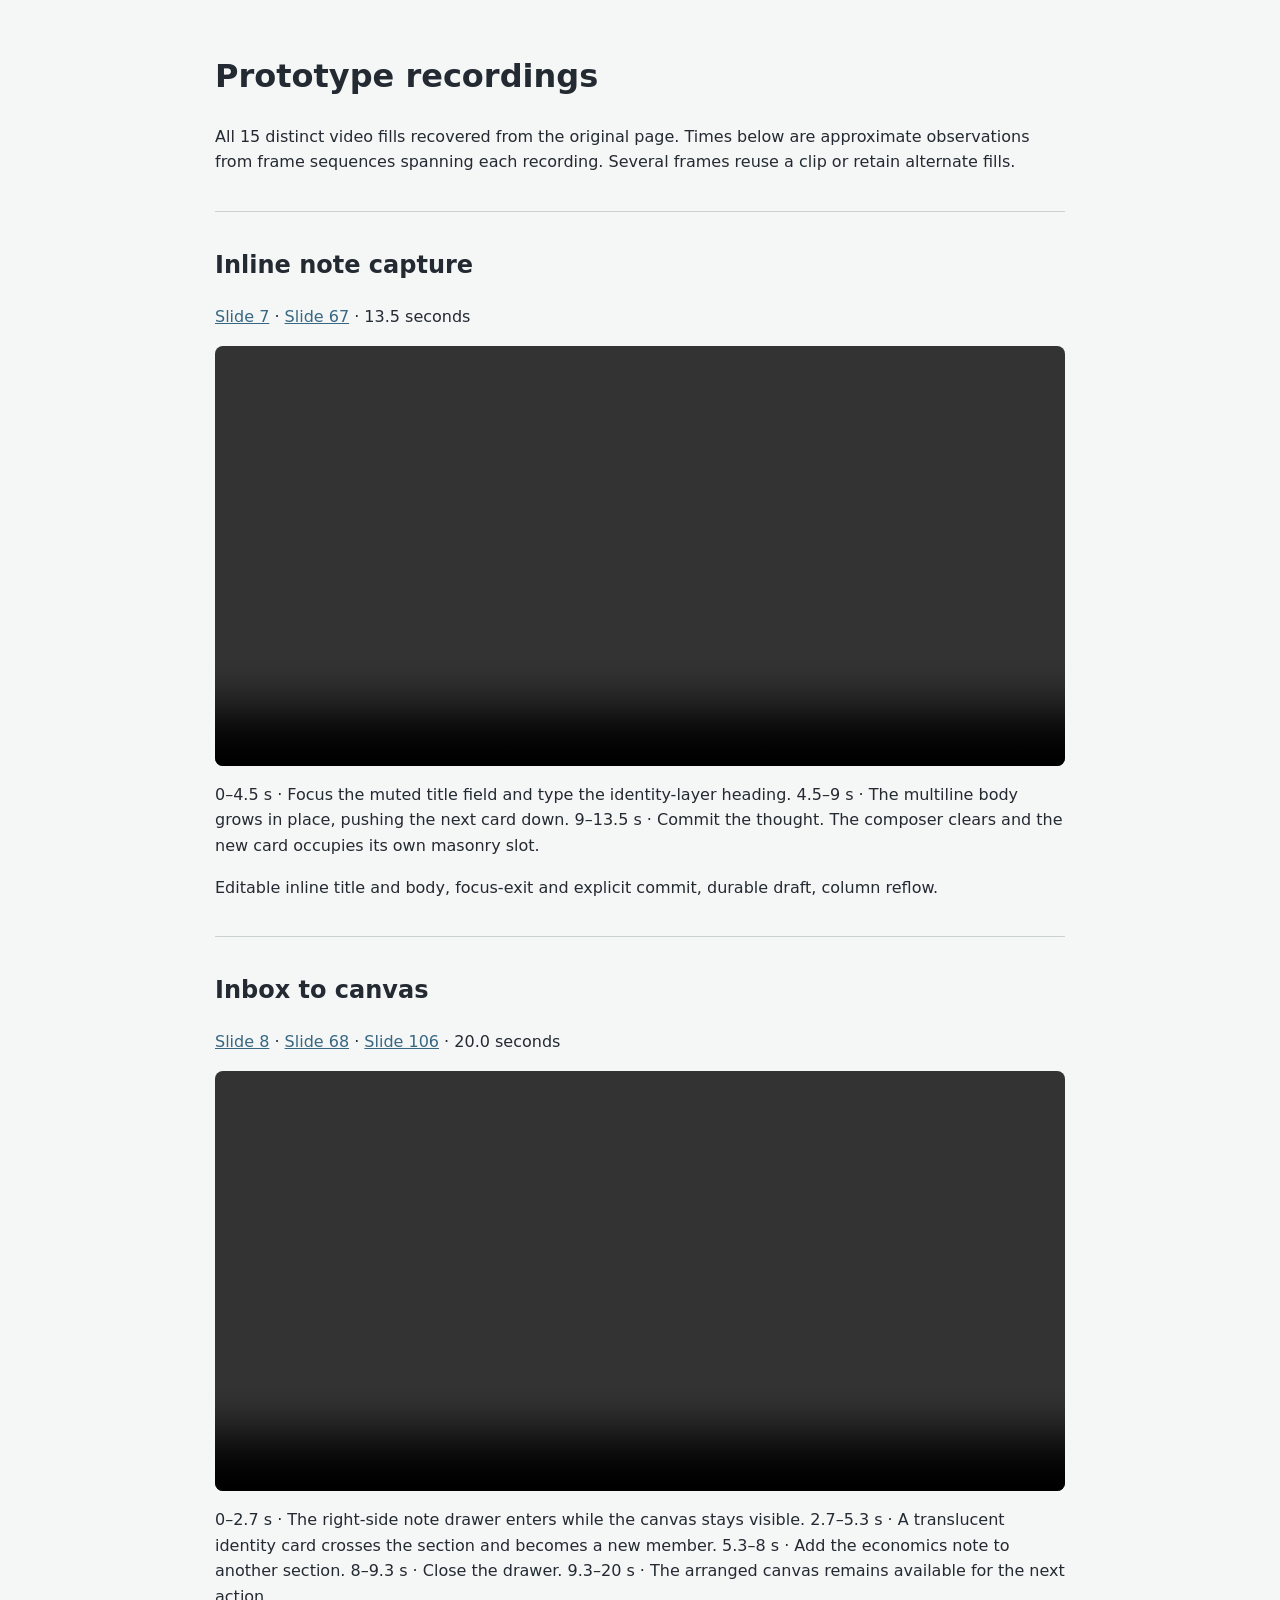
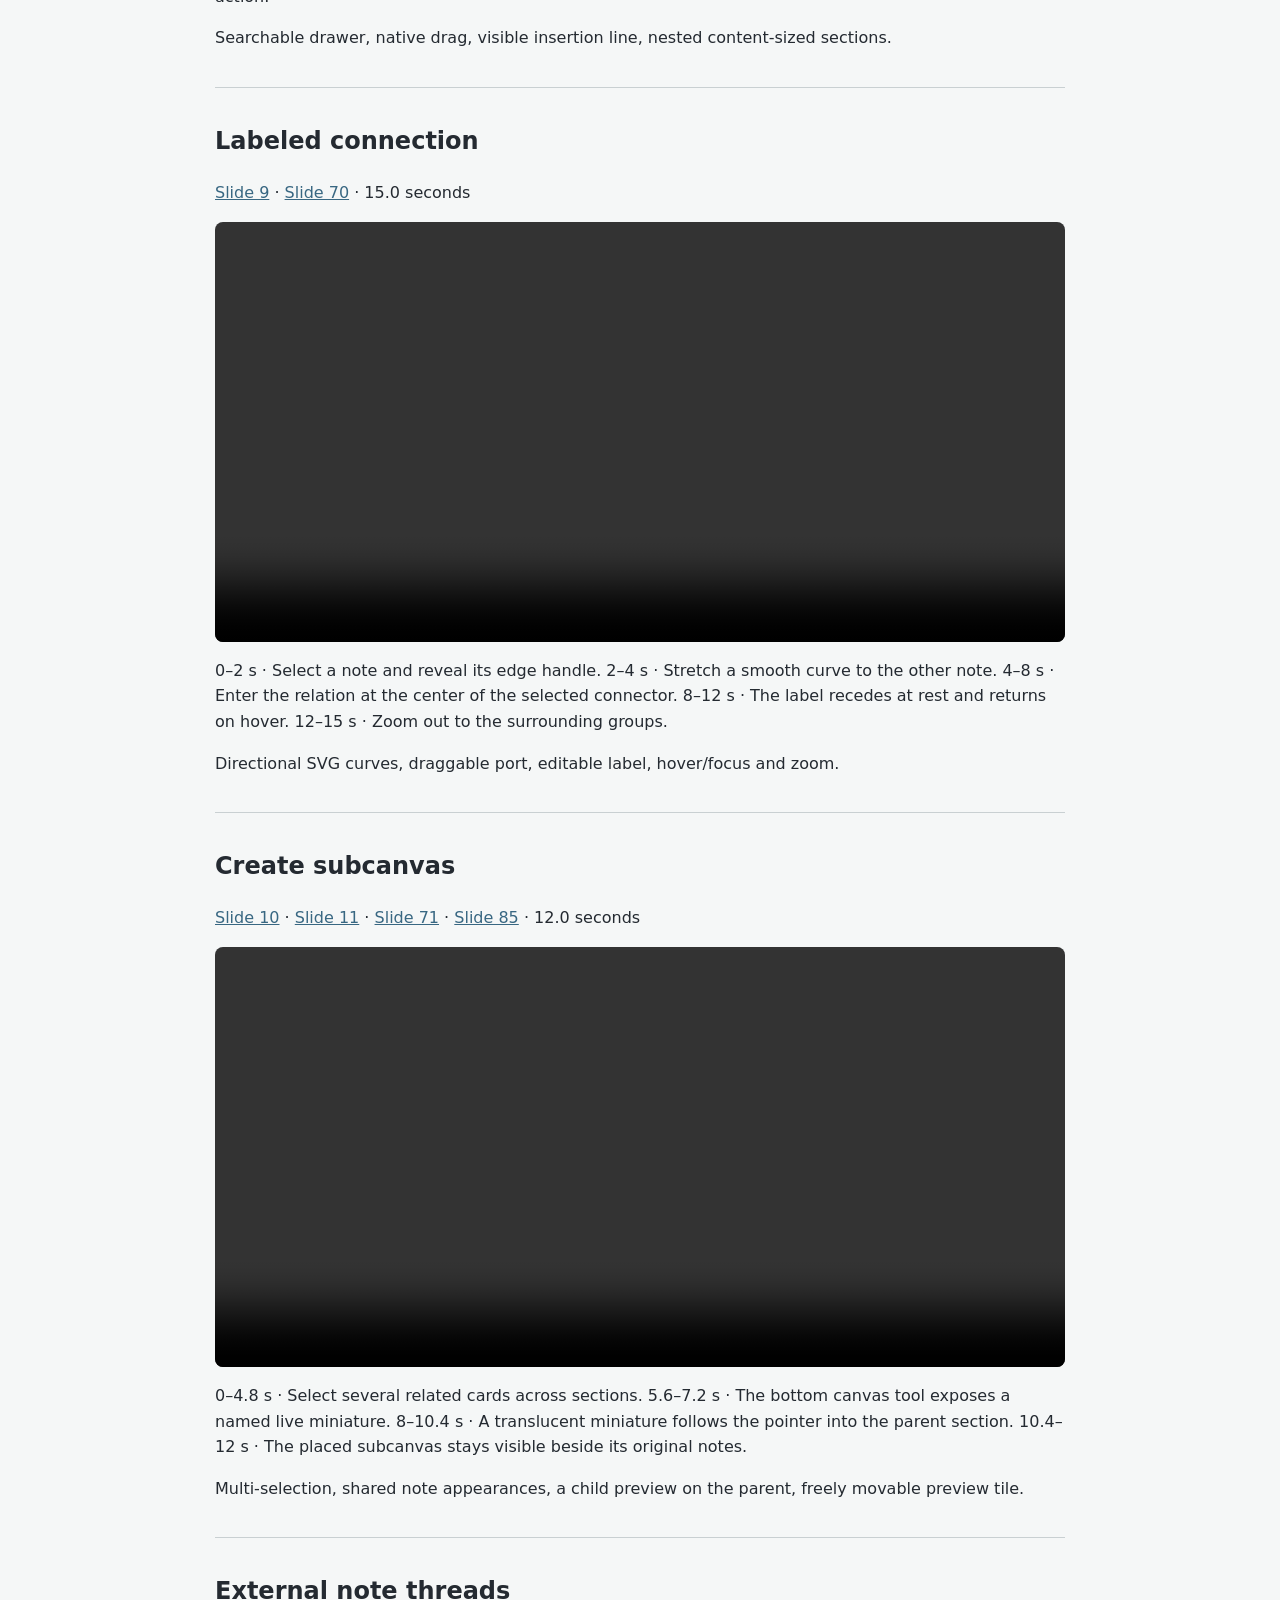
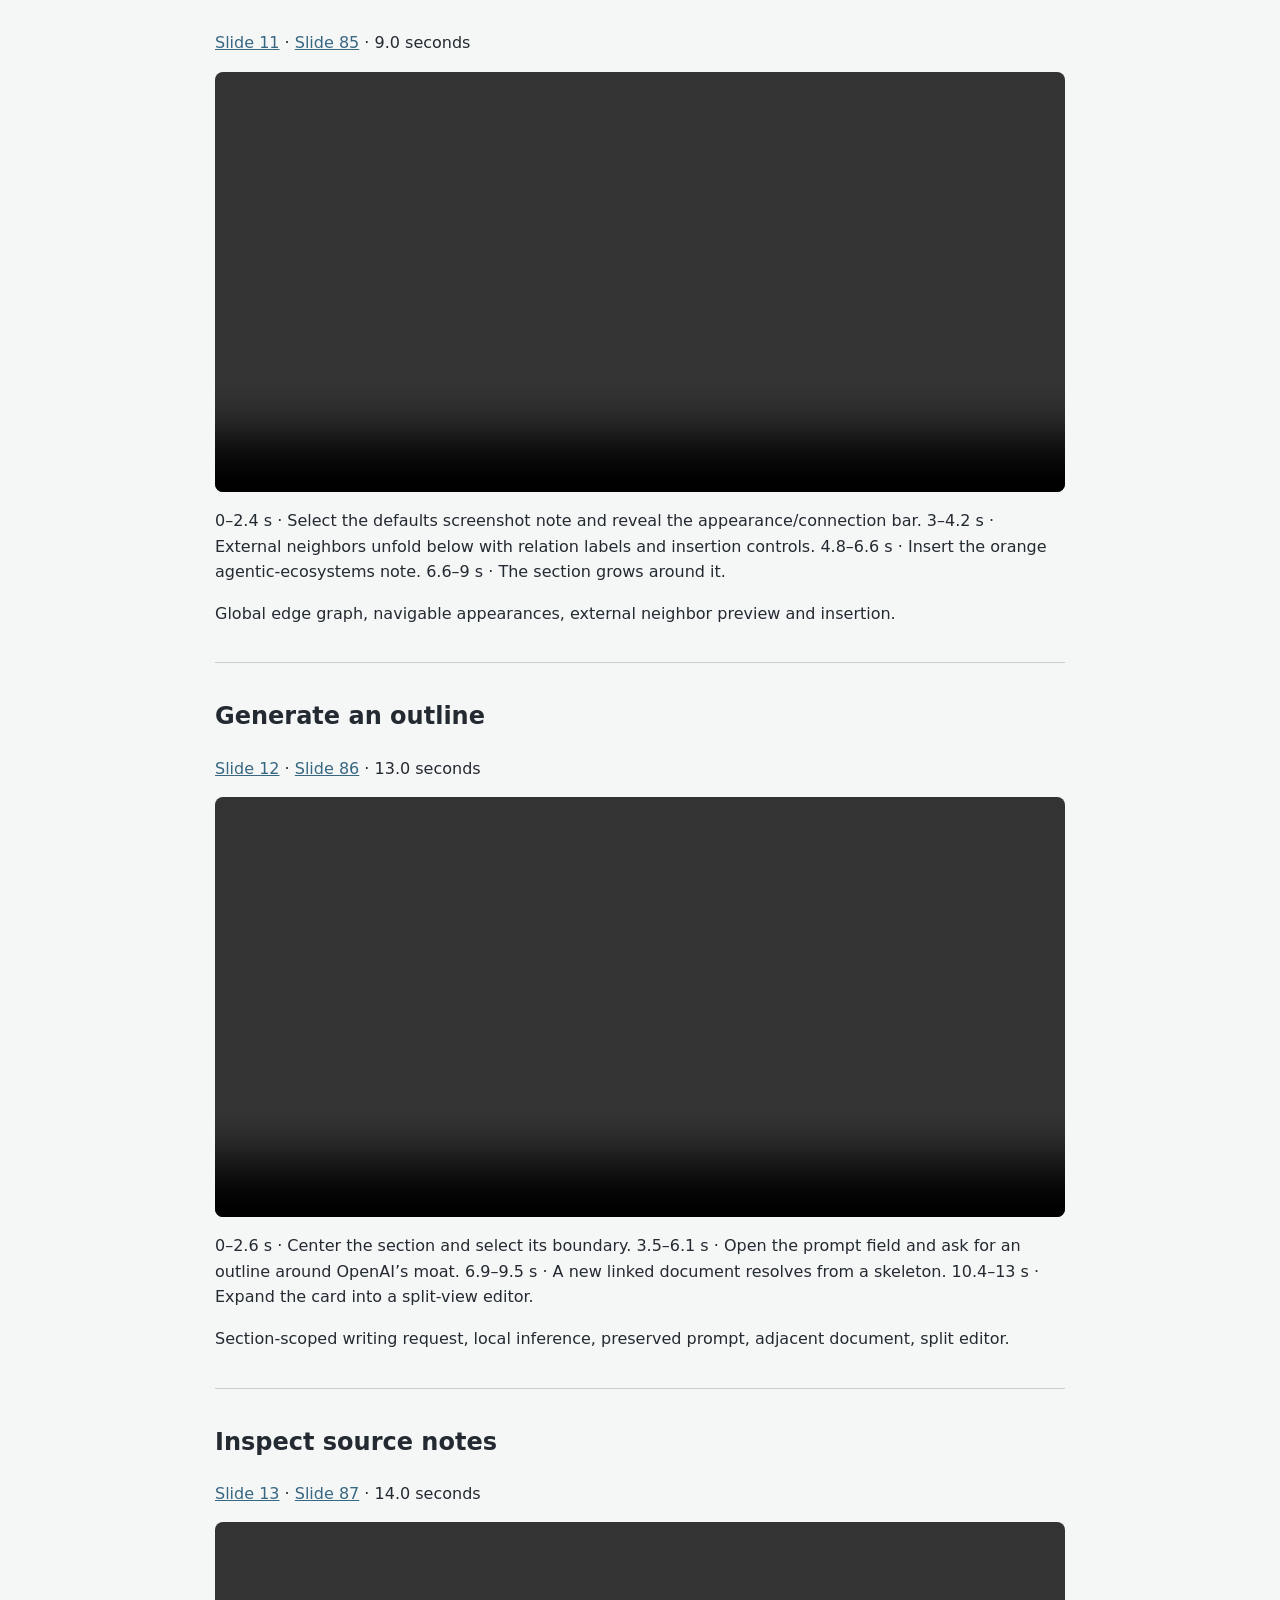
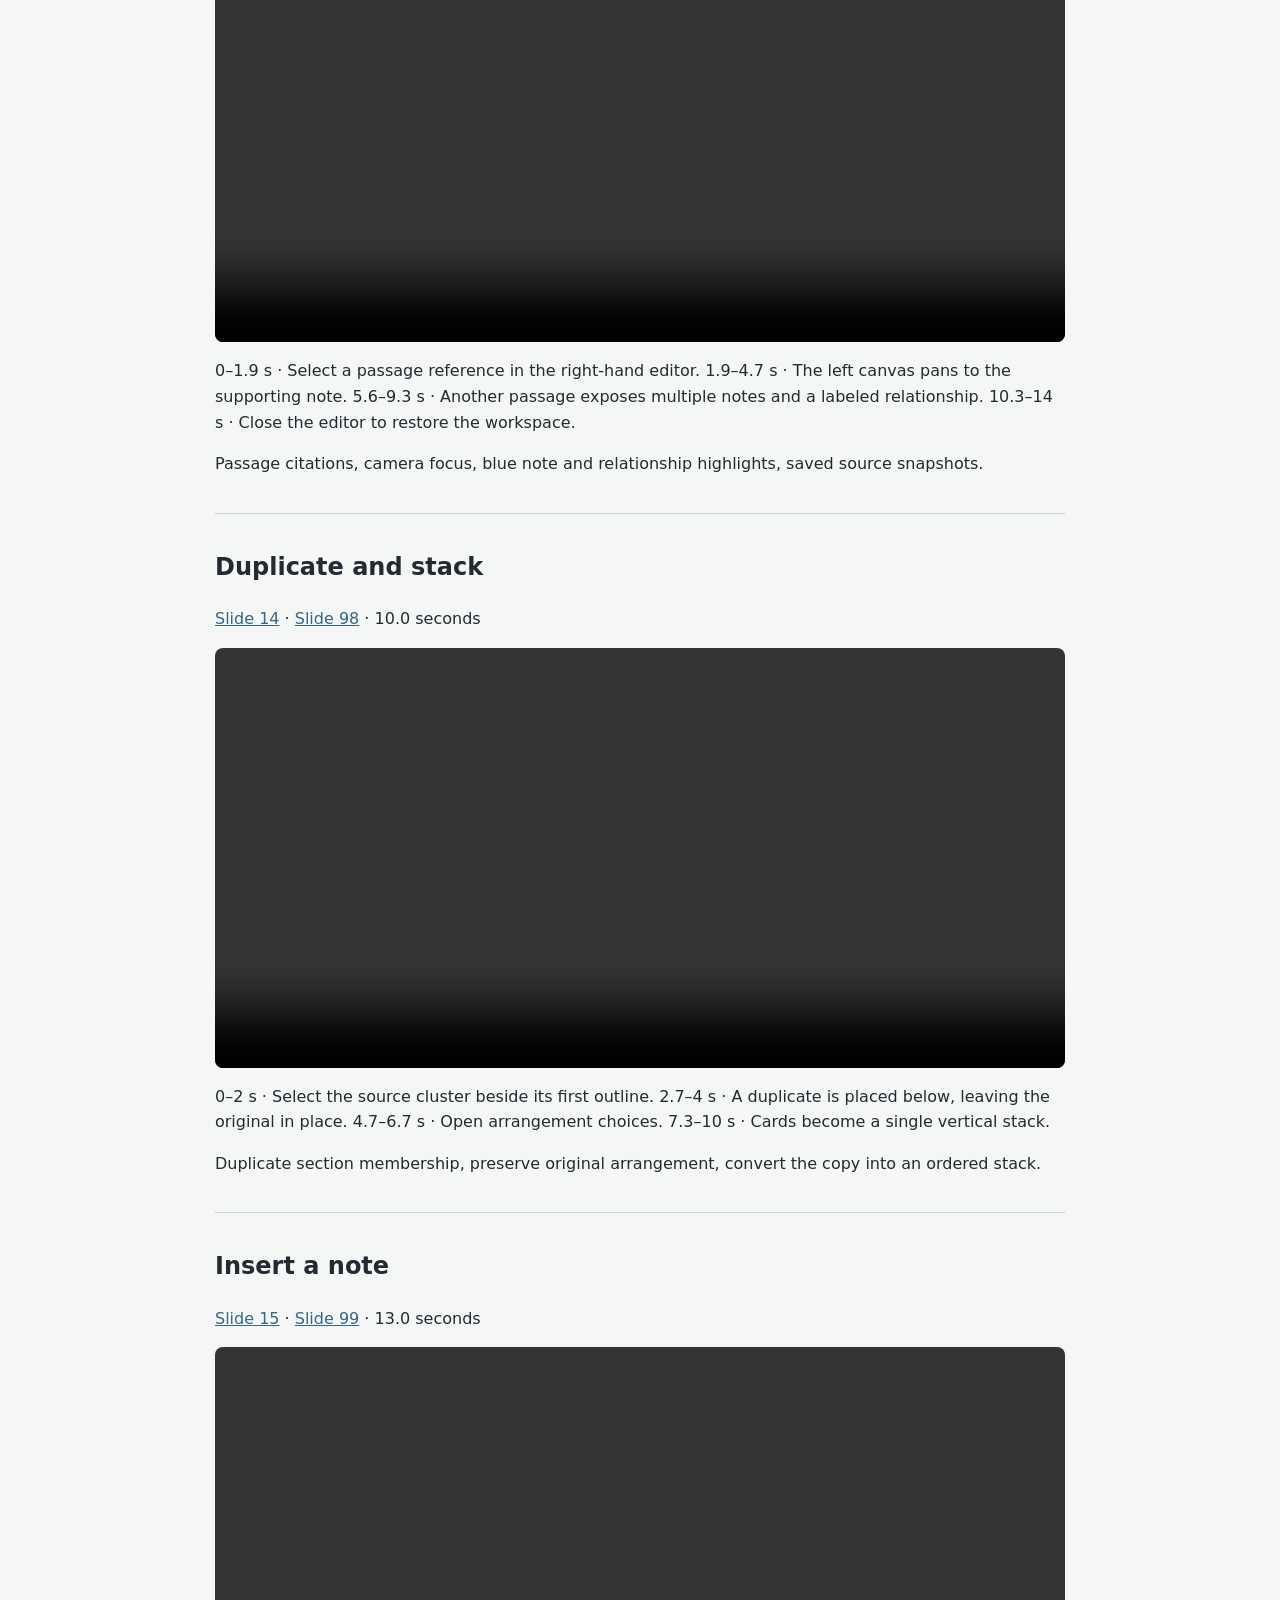
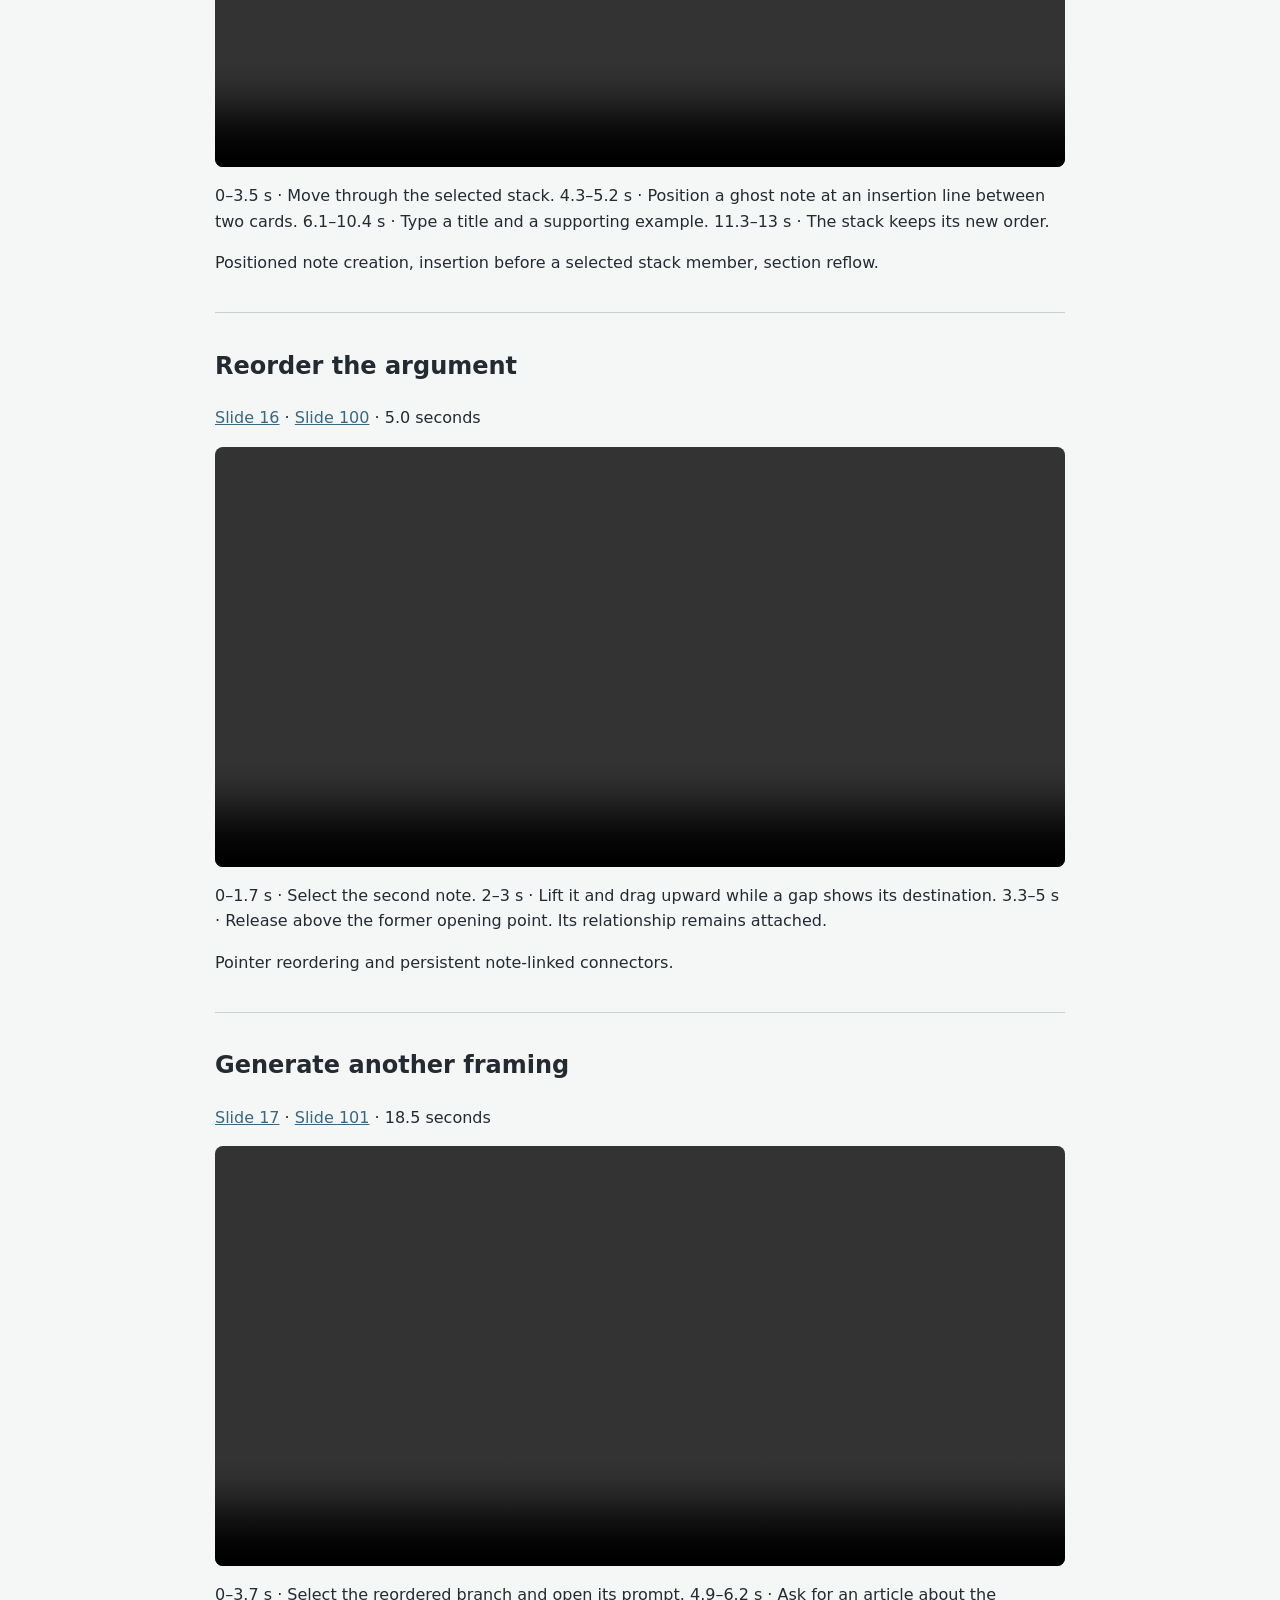
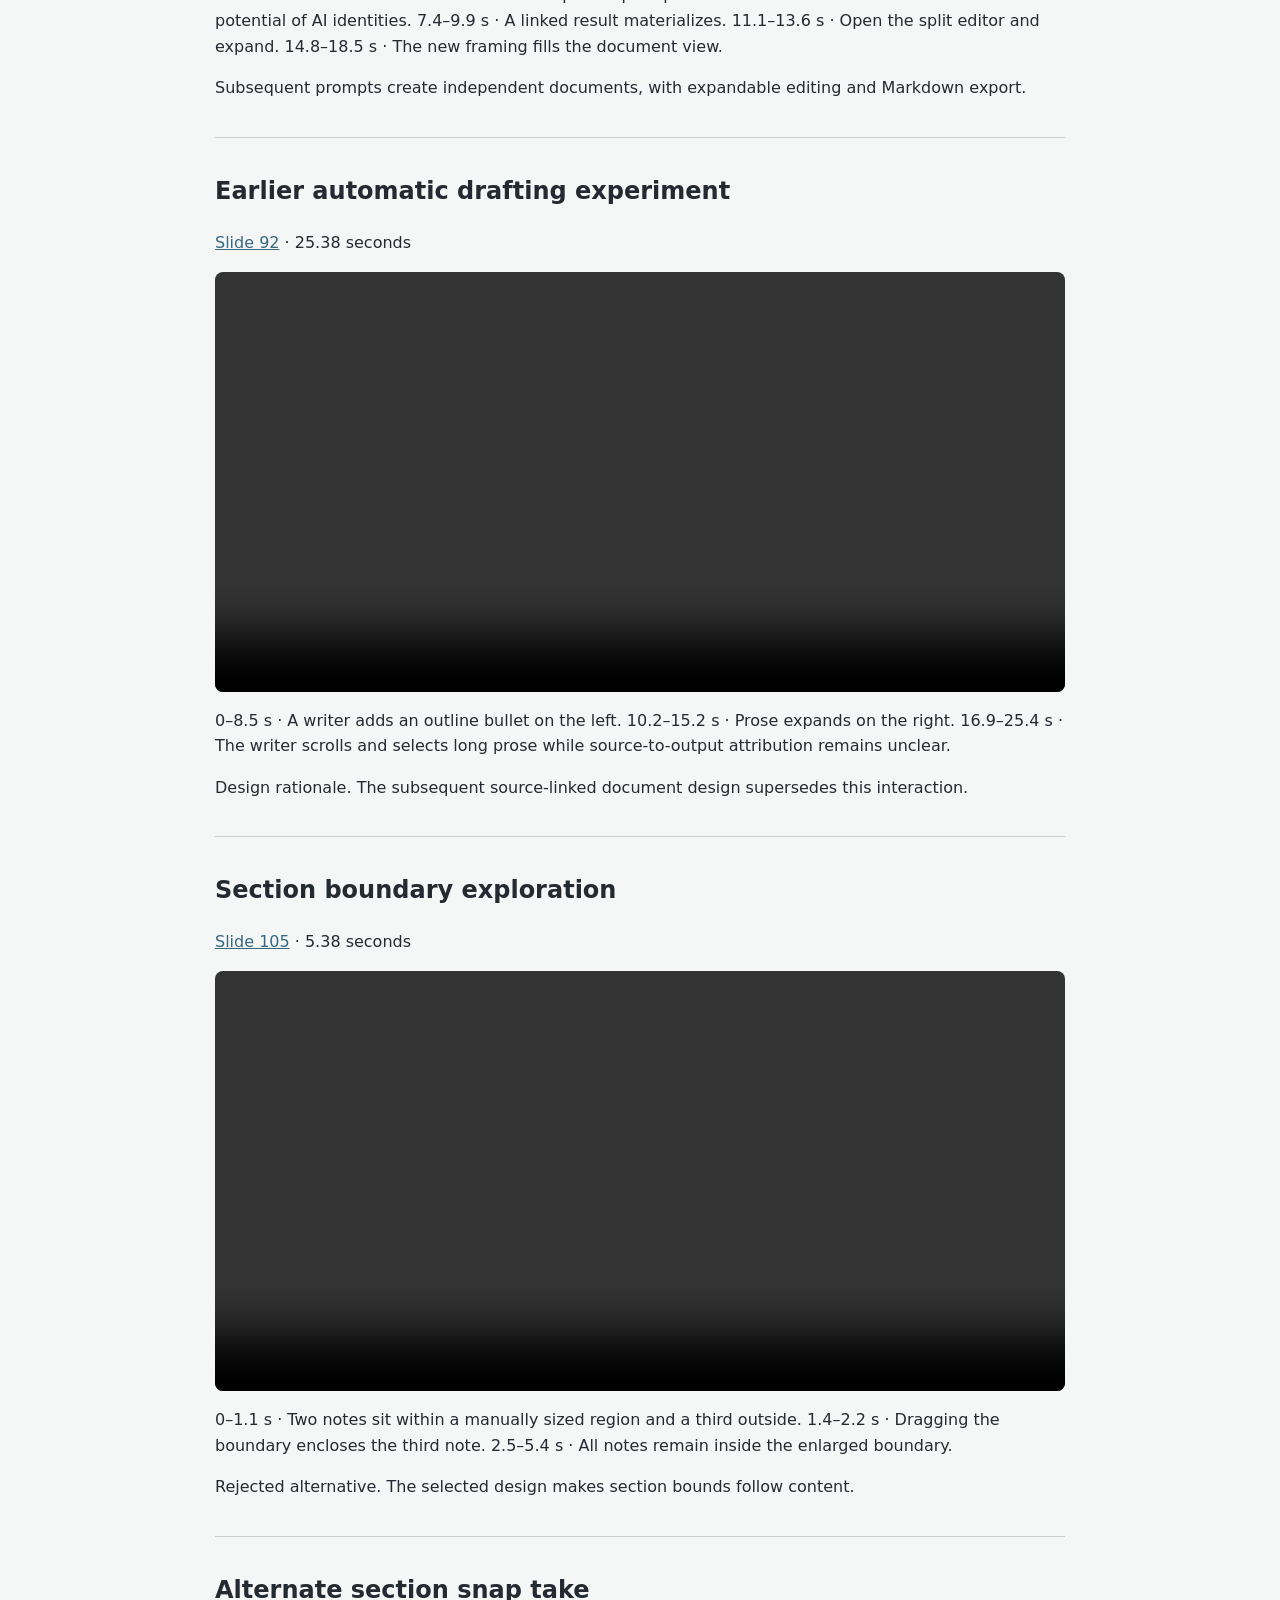
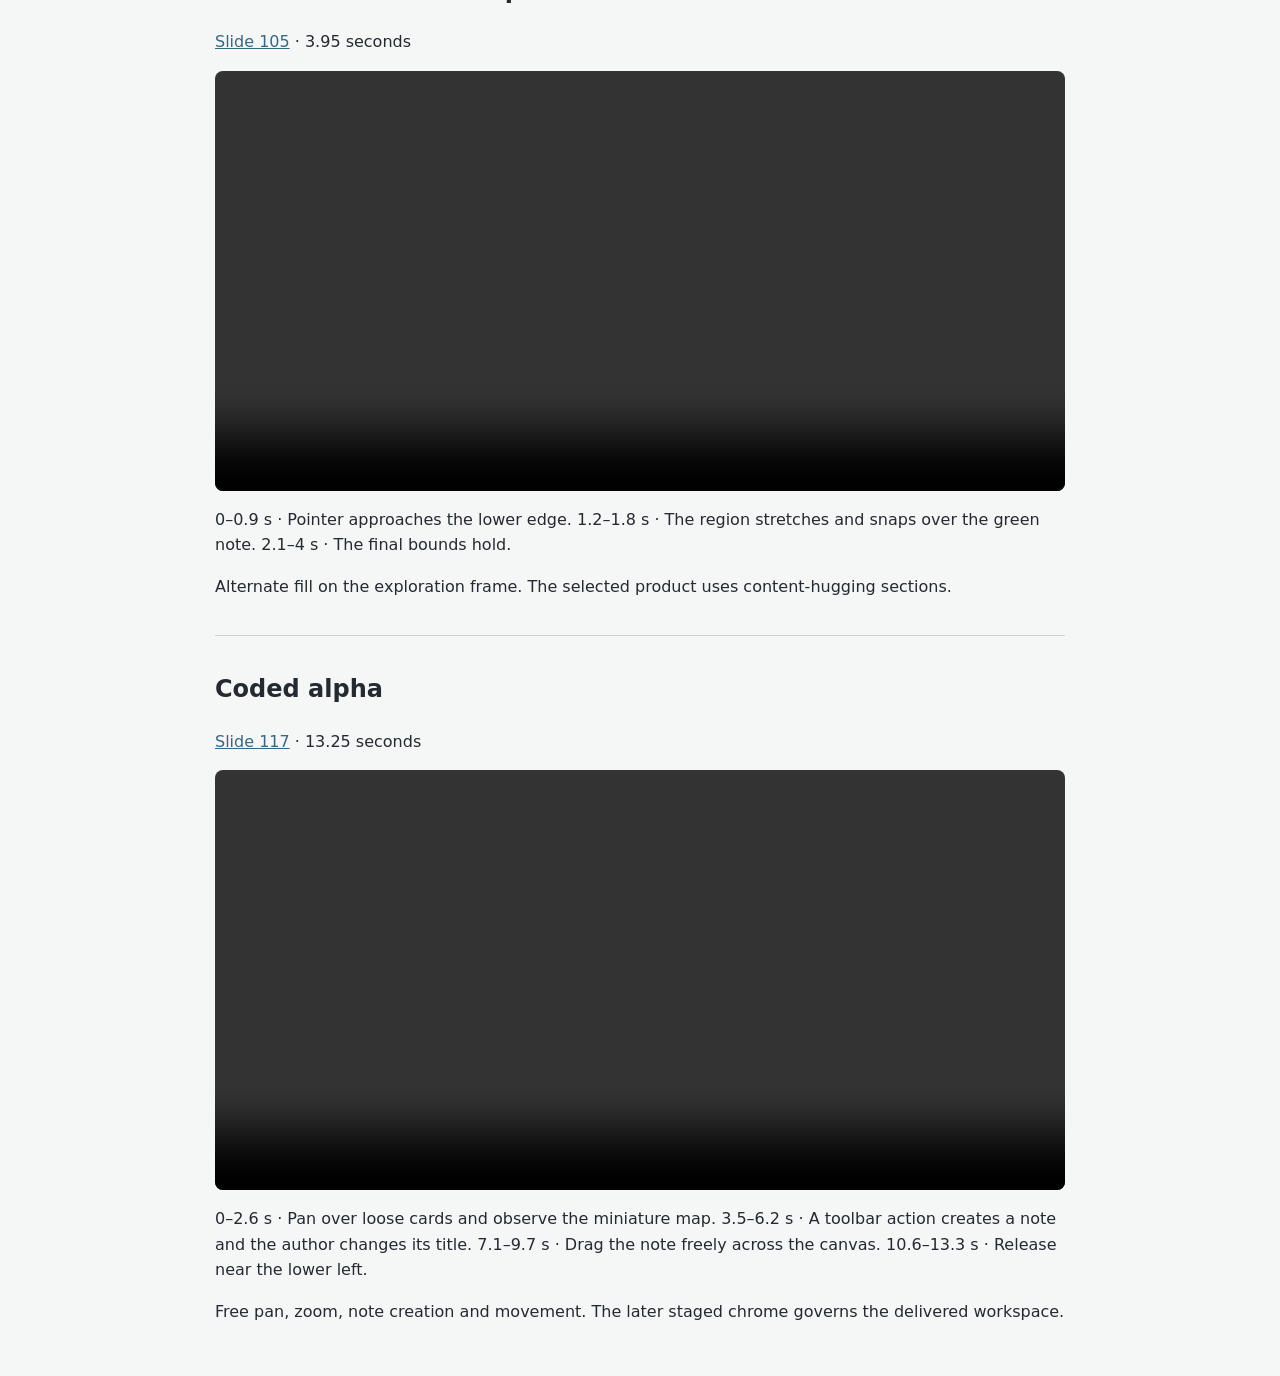
<file: docs/motion-audit.html>
<!doctype html><meta charset=utf-8><meta name=viewport content="width=device-width,initial-scale=1"><title>Etch · Prototype recordings</title><style>body{font:16px/1.6 system-ui;color:#242a31;max-width:850px;margin:4vw auto;padding:0 20px;background:#f5f7f7}article{margin:36px 0;padding-top:14px;border-top:1px solid #c9d0d2}video{display:block;width:100%;max-height:420px;background:#e5e9eb;border-radius:8px}a{color:#386782}</style><h1>Prototype recordings</h1><p>All 15 distinct video fills recovered from the original page. Times below are approximate observations from frame sequences spanning each recording. Several frames reuse a clip or retain alternate fills.</p><article><h2>Inline note capture</h2><p><a href="https://www.figma.com/design/la7ujjhDfFxmMD1IBSToeL/Shopify-Portfolio-Presentation---Formal?node-id=177-15392">Slide 7</a> · <a href="https://www.figma.com/design/la7ujjhDfFxmMD1IBSToeL/Shopify-Portfolio-Presentation---Formal?node-id=177-2903">Slide 67</a> · 13.5 seconds</p><video controls preload="none" src="recordings/b19d6.mp4"></video><p>0–4.5 s · Focus the muted title field and type the identity-layer heading. 4.5–9 s · The multiline body grows in place, pushing the next card down. 9–13.5 s · Commit the thought. The composer clears and the new card occupies its own masonry slot.</p><p>Editable inline title and body, focus-exit and explicit commit, durable draft, column reflow.</p></article><article><h2>Inbox to canvas</h2><p><a href="https://www.figma.com/design/la7ujjhDfFxmMD1IBSToeL/Shopify-Portfolio-Presentation---Formal?node-id=177-15399">Slide 8</a> · <a href="https://www.figma.com/design/la7ujjhDfFxmMD1IBSToeL/Shopify-Portfolio-Presentation---Formal?node-id=177-2916">Slide 68</a> · <a href="https://www.figma.com/design/la7ujjhDfFxmMD1IBSToeL/Shopify-Portfolio-Presentation---Formal?node-id=177-4130">Slide 106</a> · 20.0 seconds</p><video controls preload="none" src="recordings/68c79.mp4"></video><p>0–2.7 s · The right-side note drawer enters while the canvas stays visible. 2.7–5.3 s · A translucent identity card crosses the section and becomes a new member. 5.3–8 s · Add the economics note to another section. 8–9.3 s · Close the drawer. 9.3–20 s · The arranged canvas remains available for the next action.</p><p>Searchable drawer, native drag, visible insertion line, nested content-sized sections.</p></article><article><h2>Labeled connection</h2><p><a href="https://www.figma.com/design/la7ujjhDfFxmMD1IBSToeL/Shopify-Portfolio-Presentation---Formal?node-id=177-15430">Slide 9</a> · <a href="https://www.figma.com/design/la7ujjhDfFxmMD1IBSToeL/Shopify-Portfolio-Presentation---Formal?node-id=177-2922">Slide 70</a> · 15.0 seconds</p><video controls preload="none" src="recordings/45654.mp4"></video><p>0–2 s · Select a note and reveal its edge handle. 2–4 s · Stretch a smooth curve to the other note. 4–8 s · Enter the relation at the center of the selected connector. 8–12 s · The label recedes at rest and returns on hover. 12–15 s · Zoom out to the surrounding groups.</p><p>Directional SVG curves, draggable port, editable label, hover/focus and zoom.</p></article><article><h2>Create subcanvas</h2><p><a href="https://www.figma.com/design/la7ujjhDfFxmMD1IBSToeL/Shopify-Portfolio-Presentation---Formal?node-id=177-15424">Slide 10</a> · <a href="https://www.figma.com/design/la7ujjhDfFxmMD1IBSToeL/Shopify-Portfolio-Presentation---Formal?node-id=177-15439">Slide 11</a> · <a href="https://www.figma.com/design/la7ujjhDfFxmMD1IBSToeL/Shopify-Portfolio-Presentation---Formal?node-id=177-2879">Slide 71</a> · <a href="https://www.figma.com/design/la7ujjhDfFxmMD1IBSToeL/Shopify-Portfolio-Presentation---Formal?node-id=177-2885">Slide 85</a> · 12.0 seconds</p><video controls preload="none" src="recordings/785e7.mp4"></video><p>0–4.8 s · Select several related cards across sections. 5.6–7.2 s · The bottom canvas tool exposes a named live miniature. 8–10.4 s · A translucent miniature follows the pointer into the parent section. 10.4–12 s · The placed subcanvas stays visible beside its original notes.</p><p>Multi-selection, shared note appearances, a child preview on the parent, freely movable preview tile.</p></article><article><h2>External note threads</h2><p><a href="https://www.figma.com/design/la7ujjhDfFxmMD1IBSToeL/Shopify-Portfolio-Presentation---Formal?node-id=177-15439">Slide 11</a> · <a href="https://www.figma.com/design/la7ujjhDfFxmMD1IBSToeL/Shopify-Portfolio-Presentation---Formal?node-id=177-2885">Slide 85</a> · 9.0 seconds</p><video controls preload="none" src="recordings/e8bea.mp4"></video><p>0–2.4 s · Select the defaults screenshot note and reveal the appearance/connection bar. 3–4.2 s · External neighbors unfold below with relation labels and insertion controls. 4.8–6.6 s · Insert the orange agentic-ecosystems note. 6.6–9 s · The section grows around it.</p><p>Global edge graph, navigable appearances, external neighbor preview and insertion.</p></article><article><h2>Generate an outline</h2><p><a href="https://www.figma.com/design/la7ujjhDfFxmMD1IBSToeL/Shopify-Portfolio-Presentation---Formal?node-id=177-15445">Slide 12</a> · <a href="https://www.figma.com/design/la7ujjhDfFxmMD1IBSToeL/Shopify-Portfolio-Presentation---Formal?node-id=177-2891">Slide 86</a> · 13.0 seconds</p><video controls preload="none" src="recordings/2a498.mp4"></video><p>0–2.6 s · Center the section and select its boundary. 3.5–6.1 s · Open the prompt field and ask for an outline around OpenAI’s moat. 6.9–9.5 s · A new linked document resolves from a skeleton. 10.4–13 s · Expand the card into a split-view editor.</p><p>Section-scoped writing request, local inference, preserved prompt, adjacent document, split editor.</p></article><article><h2>Inspect source notes</h2><p><a href="https://www.figma.com/design/la7ujjhDfFxmMD1IBSToeL/Shopify-Portfolio-Presentation---Formal?node-id=177-15451">Slide 13</a> · <a href="https://www.figma.com/design/la7ujjhDfFxmMD1IBSToeL/Shopify-Portfolio-Presentation---Formal?node-id=177-2897">Slide 87</a> · 14.0 seconds</p><video controls preload="none" src="recordings/09480.mp4"></video><p>0–1.9 s · Select a passage reference in the right-hand editor. 1.9–4.7 s · The left canvas pans to the supporting note. 5.6–9.3 s · Another passage exposes multiple notes and a labeled relationship. 10.3–14 s · Close the editor to restore the workspace.</p><p>Passage citations, camera focus, blue note and relationship highlights, saved source snapshots.</p></article><article><h2>Duplicate and stack</h2><p><a href="https://www.figma.com/design/la7ujjhDfFxmMD1IBSToeL/Shopify-Portfolio-Presentation---Formal?node-id=177-15461">Slide 14</a> · <a href="https://www.figma.com/design/la7ujjhDfFxmMD1IBSToeL/Shopify-Portfolio-Presentation---Formal?node-id=177-10812">Slide 98</a> · 10.0 seconds</p><video controls preload="none" src="recordings/44d12.mp4"></video><p>0–2 s · Select the source cluster beside its first outline. 2.7–4 s · A duplicate is placed below, leaving the original in place. 4.7–6.7 s · Open arrangement choices. 7.3–10 s · Cards become a single vertical stack.</p><p>Duplicate section membership, preserve original arrangement, convert the copy into an ordered stack.</p></article><article><h2>Insert a note</h2><p><a href="https://www.figma.com/design/la7ujjhDfFxmMD1IBSToeL/Shopify-Portfolio-Presentation---Formal?node-id=177-15467">Slide 15</a> · <a href="https://www.figma.com/design/la7ujjhDfFxmMD1IBSToeL/Shopify-Portfolio-Presentation---Formal?node-id=177-10818">Slide 99</a> · 13.0 seconds</p><video controls preload="none" src="recordings/41976.mp4"></video><p>0–3.5 s · Move through the selected stack. 4.3–5.2 s · Position a ghost note at an insertion line between two cards. 6.1–10.4 s · Type a title and a supporting example. 11.3–13 s · The stack keeps its new order.</p><p>Positioned note creation, insertion before a selected stack member, section reflow.</p></article><article><h2>Reorder the argument</h2><p><a href="https://www.figma.com/design/la7ujjhDfFxmMD1IBSToeL/Shopify-Portfolio-Presentation---Formal?node-id=177-15473">Slide 16</a> · <a href="https://www.figma.com/design/la7ujjhDfFxmMD1IBSToeL/Shopify-Portfolio-Presentation---Formal?node-id=177-10824">Slide 100</a> · 5.0 seconds</p><video controls preload="none" src="recordings/adb8e.mp4"></video><p>0–1.7 s · Select the second note. 2–3 s · Lift it and drag upward while a gap shows its destination. 3.3–5 s · Release above the former opening point. Its relationship remains attached.</p><p>Pointer reordering and persistent note-linked connectors.</p></article><article><h2>Generate another framing</h2><p><a href="https://www.figma.com/design/la7ujjhDfFxmMD1IBSToeL/Shopify-Portfolio-Presentation---Formal?node-id=177-15479">Slide 17</a> · <a href="https://www.figma.com/design/la7ujjhDfFxmMD1IBSToeL/Shopify-Portfolio-Presentation---Formal?node-id=177-10830">Slide 101</a> · 18.5 seconds</p><video controls preload="none" src="recordings/0ffdd.mp4"></video><p>0–3.7 s · Select the reordered branch and open its prompt. 4.9–6.2 s · Ask for an article about the potential of AI identities. 7.4–9.9 s · A linked result materializes. 11.1–13.6 s · Open the split editor and expand. 14.8–18.5 s · The new framing fills the document view.</p><p>Subsequent prompts create independent documents, with expandable editing and Markdown export.</p></article><article><h2>Earlier automatic drafting experiment</h2><p><a href="https://www.figma.com/design/la7ujjhDfFxmMD1IBSToeL/Shopify-Portfolio-Presentation---Formal?node-id=177-3188">Slide 92</a> · 25.38 seconds</p><video controls preload="none" src="recordings/3f790.mp4"></video><p>0–8.5 s · A writer adds an outline bullet on the left. 10.2–15.2 s · Prose expands on the right. 16.9–25.4 s · The writer scrolls and selects long prose while source-to-output attribution remains unclear.</p><p>Design rationale. The subsequent source-linked document design supersedes this interaction.</p></article><article><h2>Section boundary exploration</h2><p><a href="https://www.figma.com/design/la7ujjhDfFxmMD1IBSToeL/Shopify-Portfolio-Presentation---Formal?node-id=177-3195">Slide 105</a> · 5.38 seconds</p><video controls preload="none" src="recordings/b17e2.mp4"></video><p>0–1.1 s · Two notes sit within a manually sized region and a third outside. 1.4–2.2 s · Dragging the boundary encloses the third note. 2.5–5.4 s · All notes remain inside the enlarged boundary.</p><p>Rejected alternative. The selected design makes section bounds follow content.</p></article><article><h2>Alternate section snap take</h2><p><a href="https://www.figma.com/design/la7ujjhDfFxmMD1IBSToeL/Shopify-Portfolio-Presentation---Formal?node-id=177-3195">Slide 105</a> · 3.95 seconds</p><video controls preload="none" src="recordings/0766a.mp4"></video><p>0–0.9 s · Pointer approaches the lower edge. 1.2–1.8 s · The region stretches and snaps over the green note. 2.1–4 s · The final bounds hold.</p><p>Alternate fill on the exploration frame. The selected product uses content-hugging sections.</p></article><article><h2>Coded alpha</h2><p><a href="https://www.figma.com/design/la7ujjhDfFxmMD1IBSToeL/Shopify-Portfolio-Presentation---Formal?node-id=177-10840">Slide 117</a> · 13.25 seconds</p><video controls preload="none" src="recordings/e6c4f.mp4"></video><p>0–2.6 s · Pan over loose cards and observe the miniature map. 3.5–6.2 s · A toolbar action creates a note and the author changes its title. 7.1–9.7 s · Drag the note freely across the canvas. 10.6–13.3 s · Release near the lower left.</p><p>Free pan, zoom, note creation and movement. The later staged chrome governs the delivered workspace.</p></article>
</file>
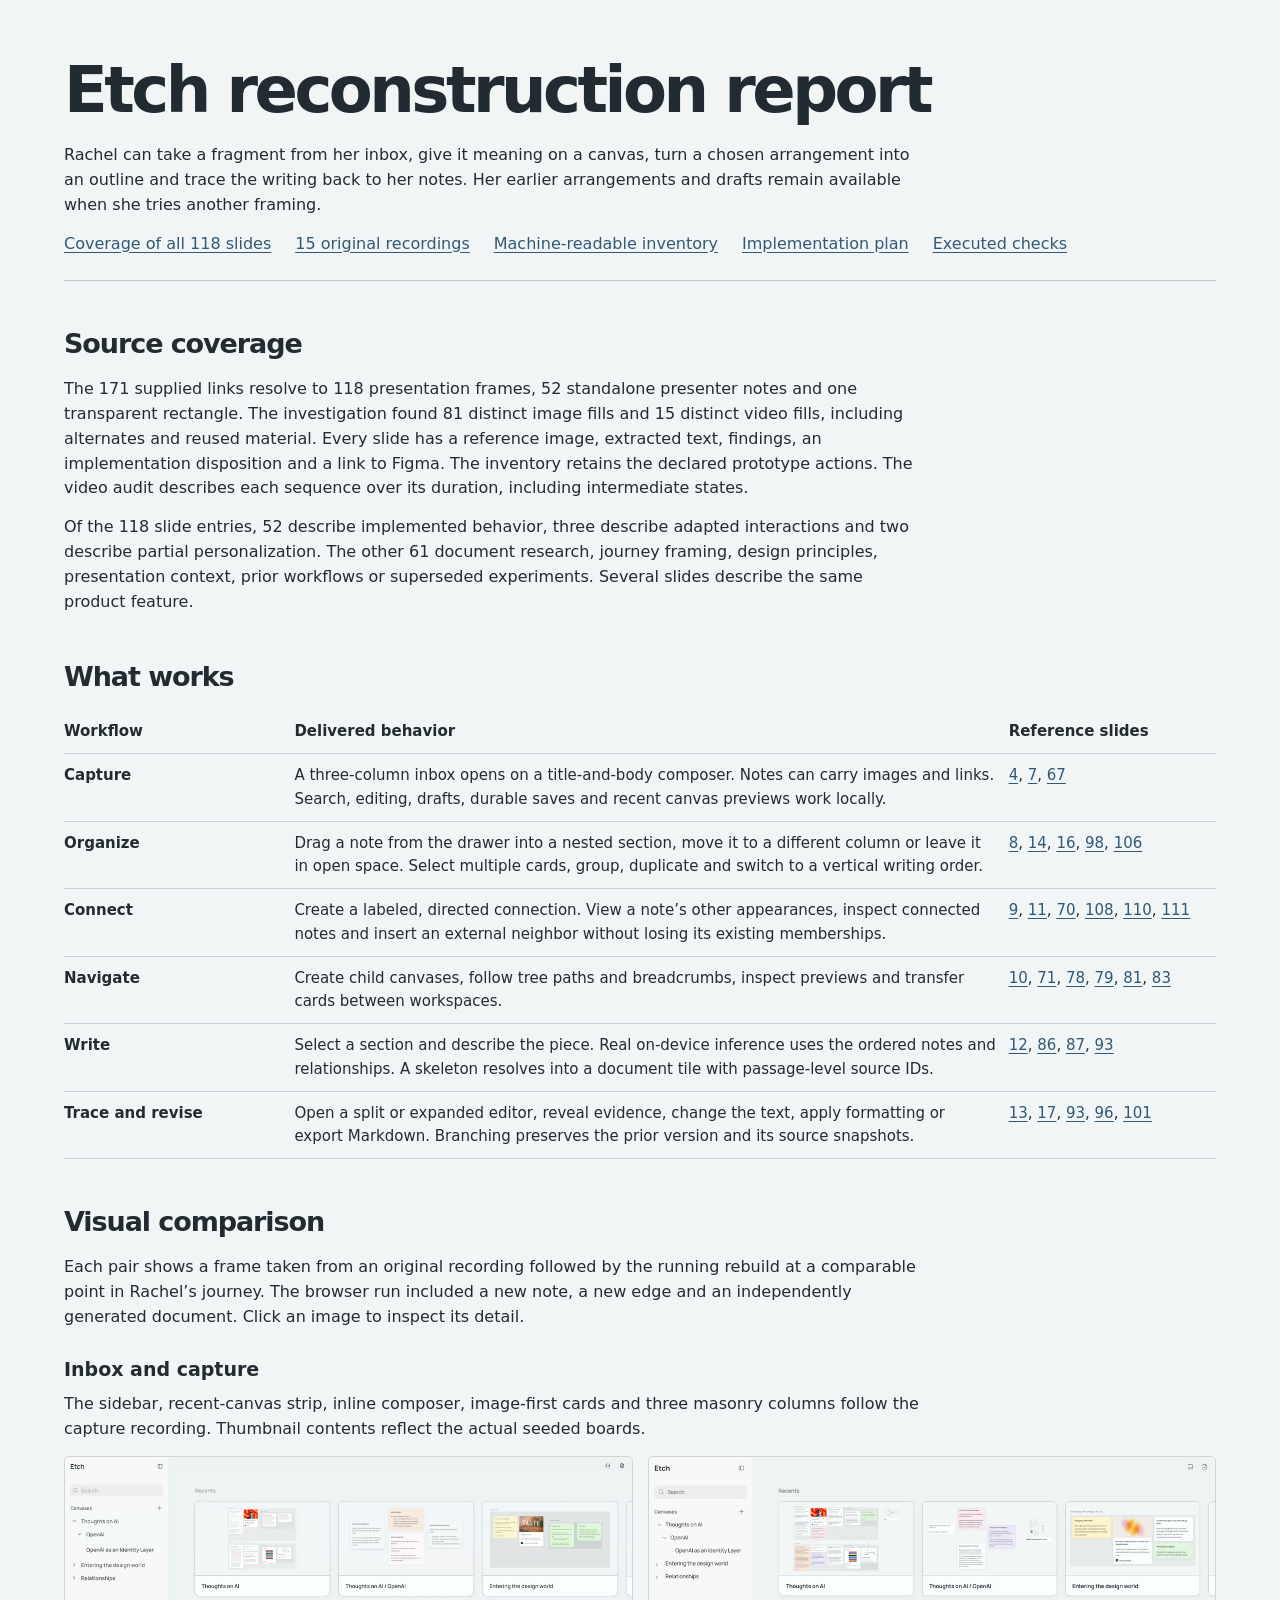
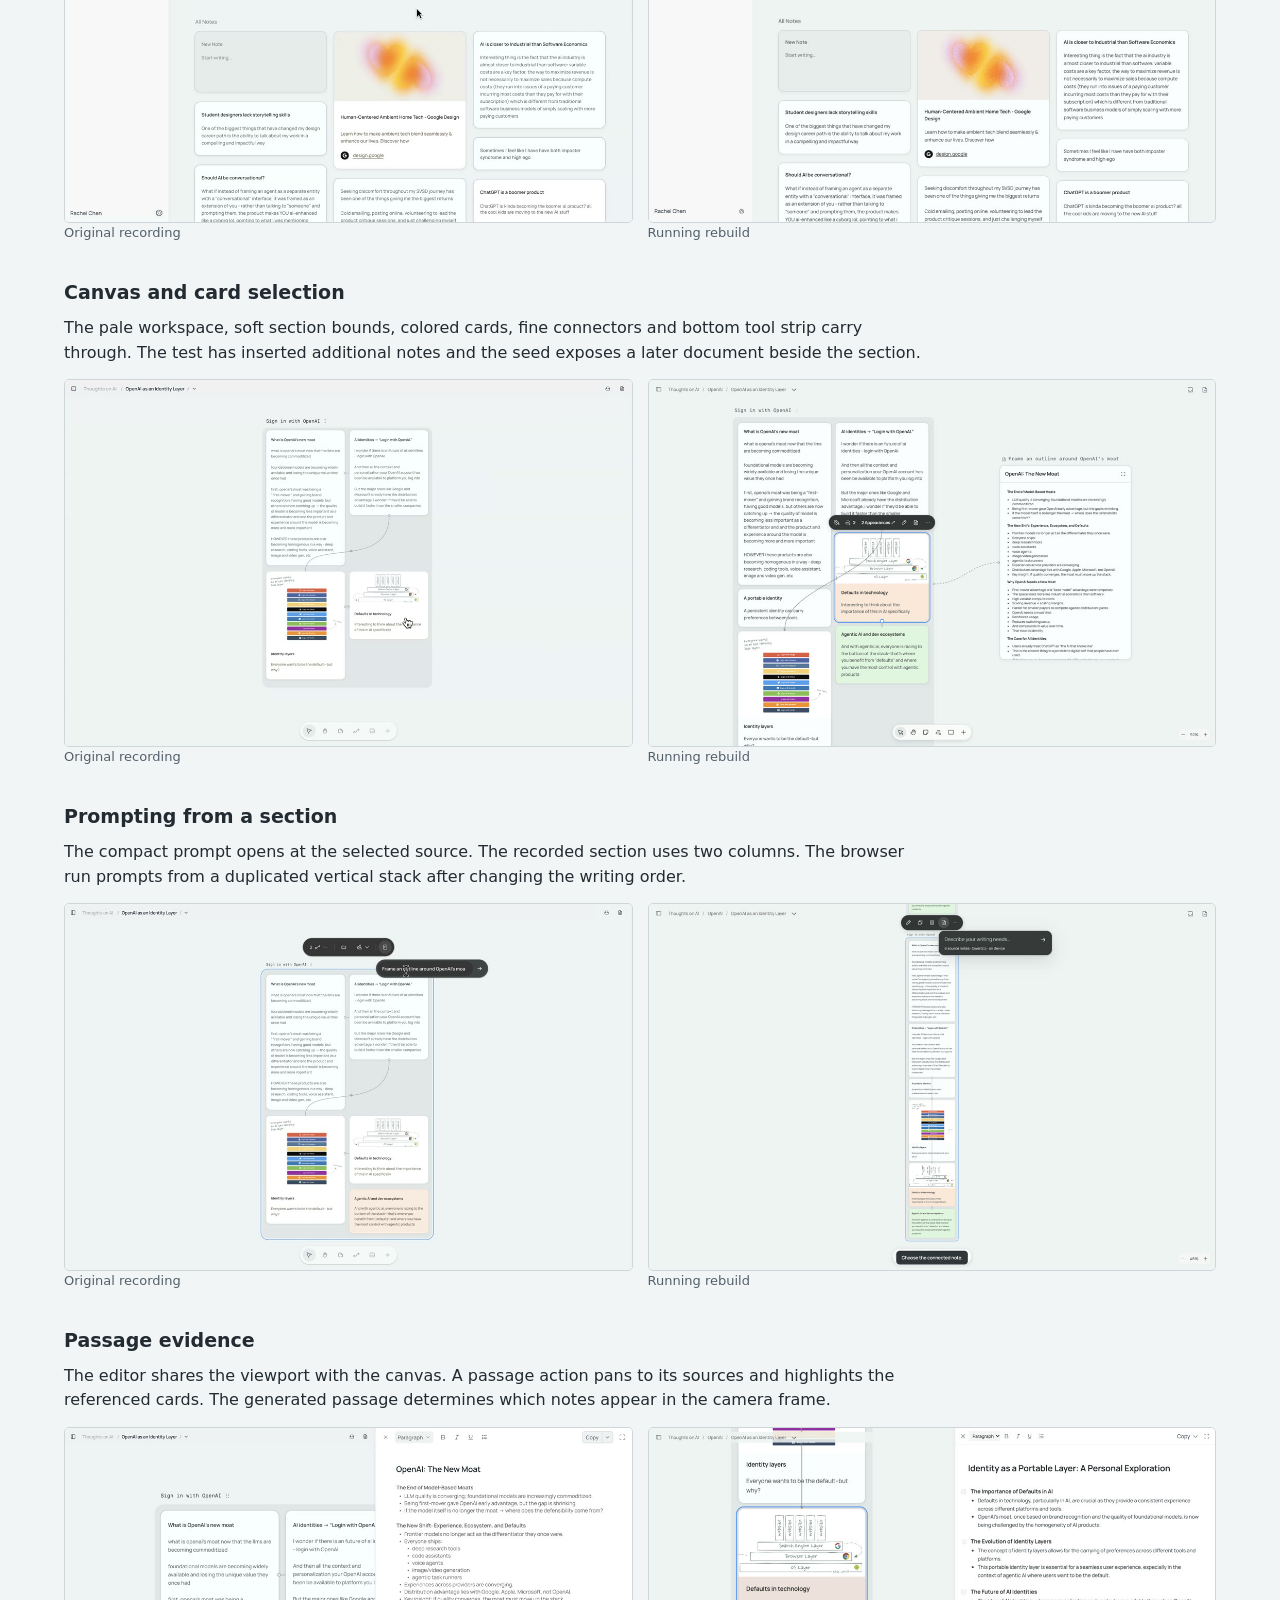
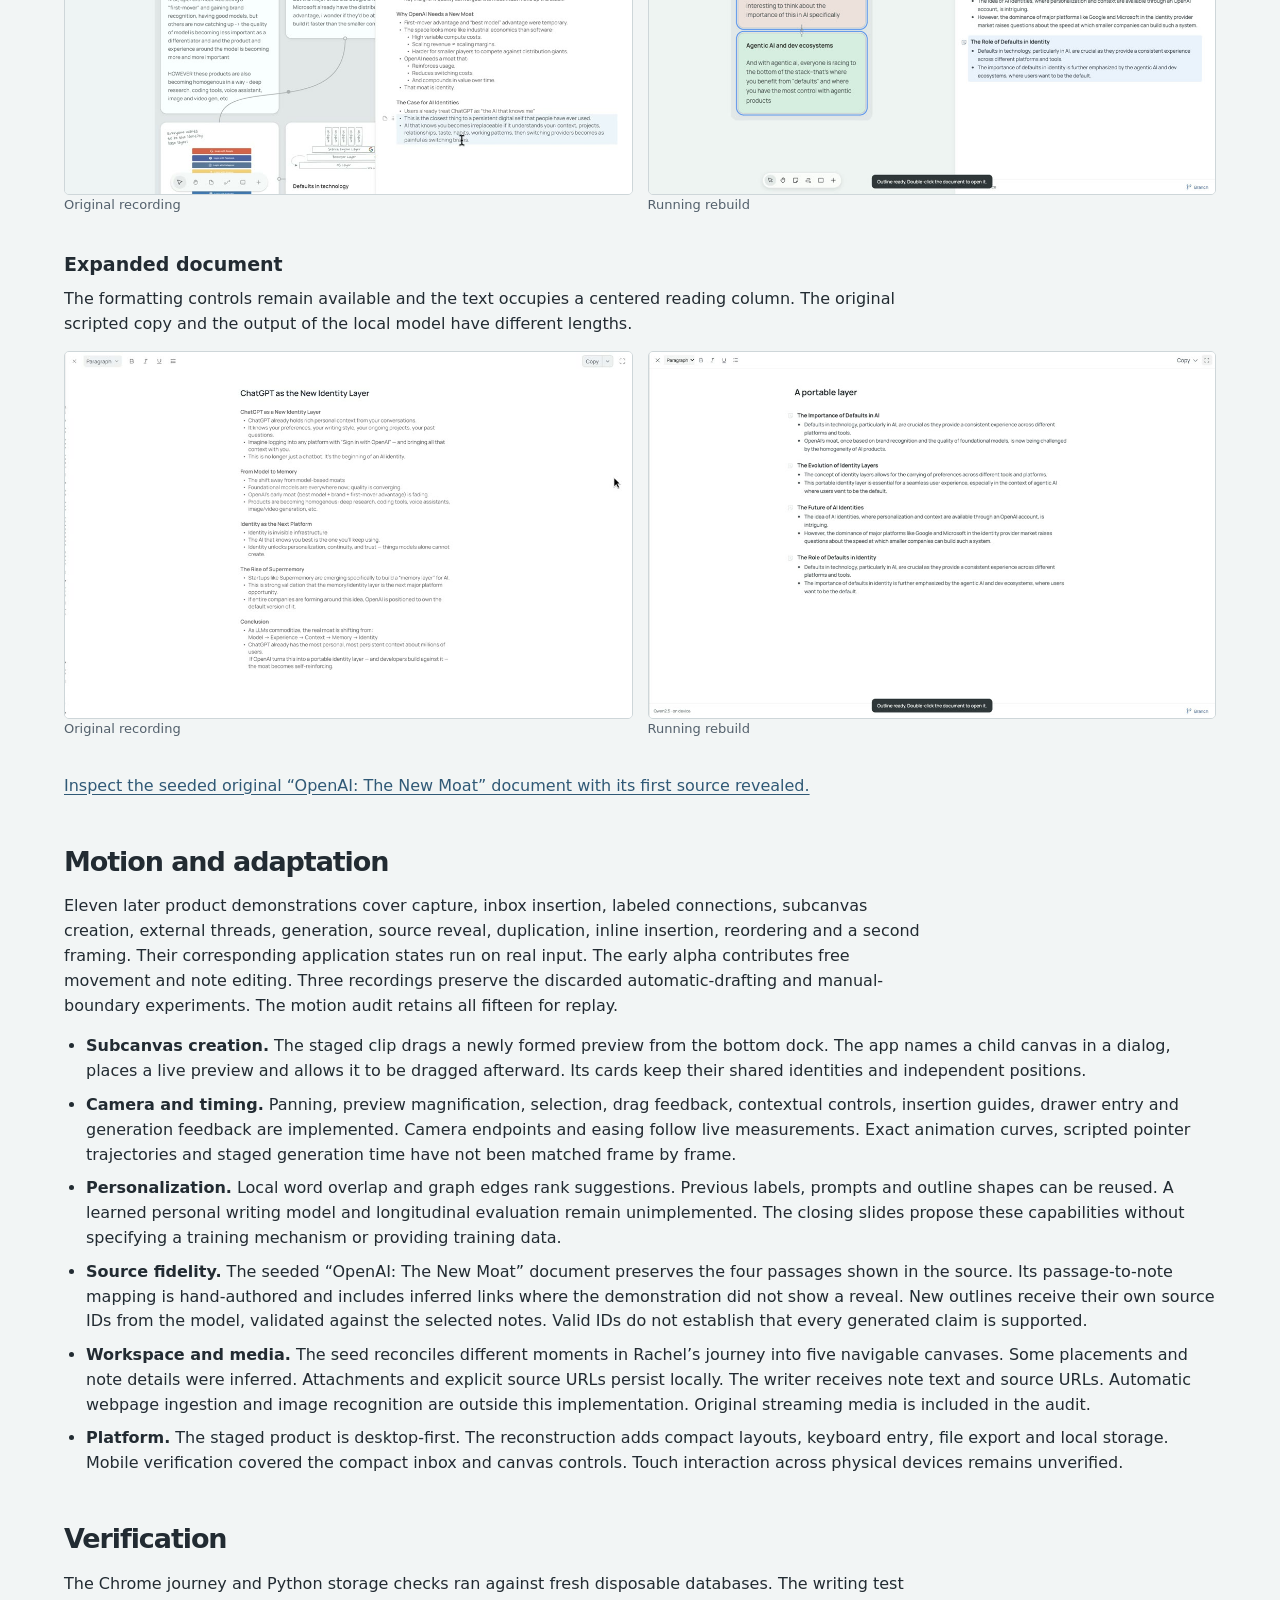
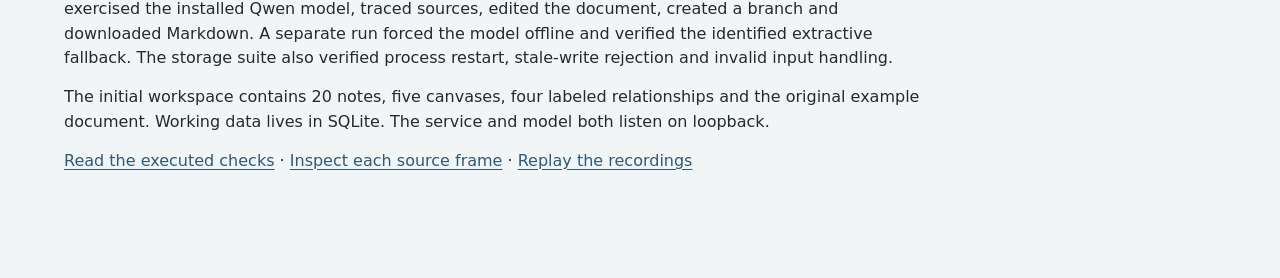
<file: docs/reconstruction-report.html>
<!doctype html><html lang="en"><meta charset="utf-8"><meta name="viewport" content="width=device-width, initial-scale=1"><title>Etch · Reconstruction report</title><style>*{box-sizing:border-box}html{scroll-behavior:smooth}body{margin:auto;padding:56px 5vw 90px;max-width:1280px;background:#f2f5f5;color:#222b32;font:16px/1.55 system-ui,sans-serif}header{border-bottom:1px solid #bbc9cd;padding-bottom:24px}h1{font-size:clamp(36px,5vw,64px);line-height:1.08;letter-spacing:-.055em;margin:0 0 18px}h2{font-size:27px;letter-spacing:-.04em;margin:42px 0 12px}h3{font-size:19px;margin:0 0 6px}p{max-width:85ch;margin:8px 0 14px}a{color:#305976;text-underline-offset:3px}nav{display:flex;flex-wrap:wrap;gap:8px 24px}table{width:100%;border-collapse:collapse;font-size:15px}td,th{text-align:left;padding:10px 12px 10px 0;border-bottom:1px solid #c7d0d3;vertical-align:top}th:first-child{width:20%}td:last-child{width:18%}.pair{display:grid;grid-template-columns:1fr 1fr;gap:15px}.pair img{width:100%;display:block;border:1px solid #ced6d9;border-radius:5px}figure{margin:0;color:#53606c;font-size:13px}article{margin:25px 0 35px}ul{padding-left:22px}li{margin:9px 0}@media(max-width:650px){body{padding:25px 15px 60px}.pair{grid-template-columns:1fr}td,th{padding:7px 3px;font-size:12px}}</style><main><header><h1>Etch reconstruction report</h1><p>Rachel can take a fragment from her inbox, give it meaning on a canvas, turn a chosen arrangement into an outline and trace the writing back to her notes. Her earlier arrangements and drafts remain available when she tries another framing.</p><nav><a href="slide-audit.html">Coverage of all 118 slides</a><a href="motion-audit.html">15 original recordings</a><a href="source-inventory.json">Machine-readable inventory</a><a href="implementation-plan.md">Implementation plan</a><a href="verification.txt">Executed checks</a></nav></header><h2>Source coverage</h2><p>The 171 supplied links resolve to 118 presentation frames, 52 standalone presenter notes and one transparent rectangle. The investigation found 81 distinct image fills and 15 distinct video fills, including alternates and reused material. Every slide has a reference image, extracted text, findings, an implementation disposition and a link to Figma. The inventory retains the declared prototype actions. The video audit describes each sequence over its duration, including intermediate states.</p><p>Of the 118 slide entries, 52 describe implemented behavior, three describe adapted interactions and two describe partial personalization. The other 61 document research, journey framing, design principles, presentation context, prior workflows or superseded experiments. Several slides describe the same product feature.</p><h2>What works</h2><table><thead><tr><th>Workflow</th><th>Delivered behavior</th><th>Reference slides</th></tr></thead><tbody><tr><th>Capture</th><td>A three-column inbox opens on a title-and-body composer. Notes can carry images and links. Search, editing, drafts, durable saves and recent canvas previews work locally.</td><td><a href="slide-audit.html#slide-4">4</a>, <a href="slide-audit.html#slide-7">7</a>, <a href="slide-audit.html#slide-67">67</a></td></tr><tr><th>Organize</th><td>Drag a note from the drawer into a nested section, move it to a different column or leave it in open space. Select multiple cards, group, duplicate and switch to a vertical writing order.</td><td><a href="slide-audit.html#slide-8">8</a>, <a href="slide-audit.html#slide-14">14</a>, <a href="slide-audit.html#slide-16">16</a>, <a href="slide-audit.html#slide-98">98</a>, <a href="slide-audit.html#slide-106">106</a></td></tr><tr><th>Connect</th><td>Create a labeled, directed connection. View a note’s other appearances, inspect connected notes and insert an external neighbor without losing its existing memberships.</td><td><a href="slide-audit.html#slide-9">9</a>, <a href="slide-audit.html#slide-11">11</a>, <a href="slide-audit.html#slide-70">70</a>, <a href="slide-audit.html#slide-108">108</a>, <a href="slide-audit.html#slide-110">110</a>, <a href="slide-audit.html#slide-111">111</a></td></tr><tr><th>Navigate</th><td>Create child canvases, follow tree paths and breadcrumbs, inspect previews and transfer cards between workspaces.</td><td><a href="slide-audit.html#slide-10">10</a>, <a href="slide-audit.html#slide-71">71</a>, <a href="slide-audit.html#slide-78">78</a>, <a href="slide-audit.html#slide-79">79</a>, <a href="slide-audit.html#slide-81">81</a>, <a href="slide-audit.html#slide-83">83</a></td></tr><tr><th>Write</th><td>Select a section and describe the piece. Real on-device inference uses the ordered notes and relationships. A skeleton resolves into a document tile with passage-level source IDs.</td><td><a href="slide-audit.html#slide-12">12</a>, <a href="slide-audit.html#slide-86">86</a>, <a href="slide-audit.html#slide-87">87</a>, <a href="slide-audit.html#slide-93">93</a></td></tr><tr><th>Trace and revise</th><td>Open a split or expanded editor, reveal evidence, change the text, apply formatting or export Markdown. Branching preserves the prior version and its source snapshots.</td><td><a href="slide-audit.html#slide-13">13</a>, <a href="slide-audit.html#slide-17">17</a>, <a href="slide-audit.html#slide-93">93</a>, <a href="slide-audit.html#slide-96">96</a>, <a href="slide-audit.html#slide-101">101</a></td></tr></tbody></table><h2>Visual comparison</h2><p>Each pair shows a frame taken from an original recording followed by the running rebuild at a comparable point in Rachel’s journey. The browser run included a new note, a new edge and an independently generated document. Click an image to inspect its detail.</p><article><h3>Inbox and capture</h3><p>The sidebar, recent-canvas strip, inline composer, image-first cards and three masonry columns follow the capture recording. Thumbnail contents reflect the actual seeded boards.</p><div class="pair"><figure><a href="comparison/inbox-reference.jpg"><img loading="lazy" src="comparison/inbox-reference.jpg" alt="Original recording, Inbox and capture"></a><figcaption>Original recording</figcaption></figure><figure><a href="comparison/inbox-rebuild.jpg"><img loading="lazy" src="comparison/inbox-rebuild.jpg" alt="Running rebuild, Inbox and capture"></a><figcaption>Running rebuild</figcaption></figure></div></article><article><h3>Canvas and card selection</h3><p>The pale workspace, soft section bounds, colored cards, fine connectors and bottom tool strip carry through. The test has inserted additional notes and the seed exposes a later document beside the section.</p><div class="pair"><figure><a href="comparison/canvas-reference.jpg"><img loading="lazy" src="comparison/canvas-reference.jpg" alt="Original recording, Canvas and card selection"></a><figcaption>Original recording</figcaption></figure><figure><a href="comparison/canvas-rebuild.jpg"><img loading="lazy" src="comparison/canvas-rebuild.jpg" alt="Running rebuild, Canvas and card selection"></a><figcaption>Running rebuild</figcaption></figure></div></article><article><h3>Prompting from a section</h3><p>The compact prompt opens at the selected source. The recorded section uses two columns. The browser run prompts from a duplicated vertical stack after changing the writing order.</p><div class="pair"><figure><a href="comparison/prompt-reference.jpg"><img loading="lazy" src="comparison/prompt-reference.jpg" alt="Original recording, Prompting from a section"></a><figcaption>Original recording</figcaption></figure><figure><a href="comparison/prompt-rebuild.jpg"><img loading="lazy" src="comparison/prompt-rebuild.jpg" alt="Running rebuild, Prompting from a section"></a><figcaption>Running rebuild</figcaption></figure></div></article><article><h3>Passage evidence</h3><p>The editor shares the viewport with the canvas. A passage action pans to its sources and highlights the referenced cards. The generated passage determines which notes appear in the camera frame.</p><div class="pair"><figure><a href="comparison/source-reference-reference.jpg"><img loading="lazy" src="comparison/source-reference-reference.jpg" alt="Original recording, Passage evidence"></a><figcaption>Original recording</figcaption></figure><figure><a href="comparison/source-reference-rebuild.jpg"><img loading="lazy" src="comparison/source-reference-rebuild.jpg" alt="Running rebuild, Passage evidence"></a><figcaption>Running rebuild</figcaption></figure></div></article><article><h3>Expanded document</h3><p>The formatting controls remain available and the text occupies a centered reading column. The original scripted copy and the output of the local model have different lengths.</p><div class="pair"><figure><a href="comparison/full-editor-reference.jpg"><img loading="lazy" src="comparison/full-editor-reference.jpg" alt="Original recording, Expanded document"></a><figcaption>Original recording</figcaption></figure><figure><a href="comparison/full-editor-rebuild.jpg"><img loading="lazy" src="comparison/full-editor-rebuild.jpg" alt="Running rebuild, Expanded document"></a><figcaption>Running rebuild</figcaption></figure></div></article><p><a href="comparison/original-example.jpg">Inspect the seeded original “OpenAI: The New Moat” document with its first source revealed.</a></p><h2>Motion and adaptation</h2><p>Eleven later product demonstrations cover capture, inbox insertion, labeled connections, subcanvas creation, external threads, generation, source reveal, duplication, inline insertion, reordering and a second framing. Their corresponding application states run on real input. The early alpha contributes free movement and note editing. Three recordings preserve the discarded automatic-drafting and manual-boundary experiments. The motion audit retains all fifteen for replay.</p><ul><li><strong>Subcanvas creation.</strong> The staged clip drags a newly formed preview from the bottom dock. The app names a child canvas in a dialog, places a live preview and allows it to be dragged afterward. Its cards keep their shared identities and independent positions.</li><li><strong>Camera and timing.</strong> Panning, preview magnification, selection, drag feedback, contextual controls, insertion guides, drawer entry and generation feedback are implemented. Camera endpoints and easing follow live measurements. Exact animation curves, scripted pointer trajectories and staged generation time have not been matched frame by frame.</li><li><strong>Personalization.</strong> Local word overlap and graph edges rank suggestions. Previous labels, prompts and outline shapes can be reused. A learned personal writing model and longitudinal evaluation remain unimplemented. The closing slides propose these capabilities without specifying a training mechanism or providing training data.</li><li><strong>Source fidelity.</strong> The seeded “OpenAI: The New Moat” document preserves the four passages shown in the source. Its passage-to-note mapping is hand-authored and includes inferred links where the demonstration did not show a reveal. New outlines receive their own source IDs from the model, validated against the selected notes. Valid IDs do not establish that every generated claim is supported.</li><li><strong>Workspace and media.</strong> The seed reconciles different moments in Rachel’s journey into five navigable canvases. Some placements and note details were inferred. Attachments and explicit source URLs persist locally. The writer receives note text and source URLs. Automatic webpage ingestion and image recognition are outside this implementation. Original streaming media is included in the audit.</li><li><strong>Platform.</strong> The staged product is desktop-first. The reconstruction adds compact layouts, keyboard entry, file export and local storage. Mobile verification covered the compact inbox and canvas controls. Touch interaction across physical devices remains unverified.</li></ul><h2>Verification</h2><p>The Chrome journey and Python storage checks ran against fresh disposable databases. The writing test exercised the installed Qwen model, traced sources, edited the document, created a branch and downloaded Markdown. A separate run forced the model offline and verified the identified extractive fallback. The storage suite also verified process restart, stale-write rejection and invalid input handling.</p><p>The initial workspace contains 20 notes, five canvases, four labeled relationships and the original example document. Working data lives in SQLite. The service and model both listen on loopback.</p><p><a href="verification.txt">Read the executed checks</a> · <a href="slide-audit.html">Inspect each source frame</a> · <a href="motion-audit.html">Replay the recordings</a></p></main></html>
</file>
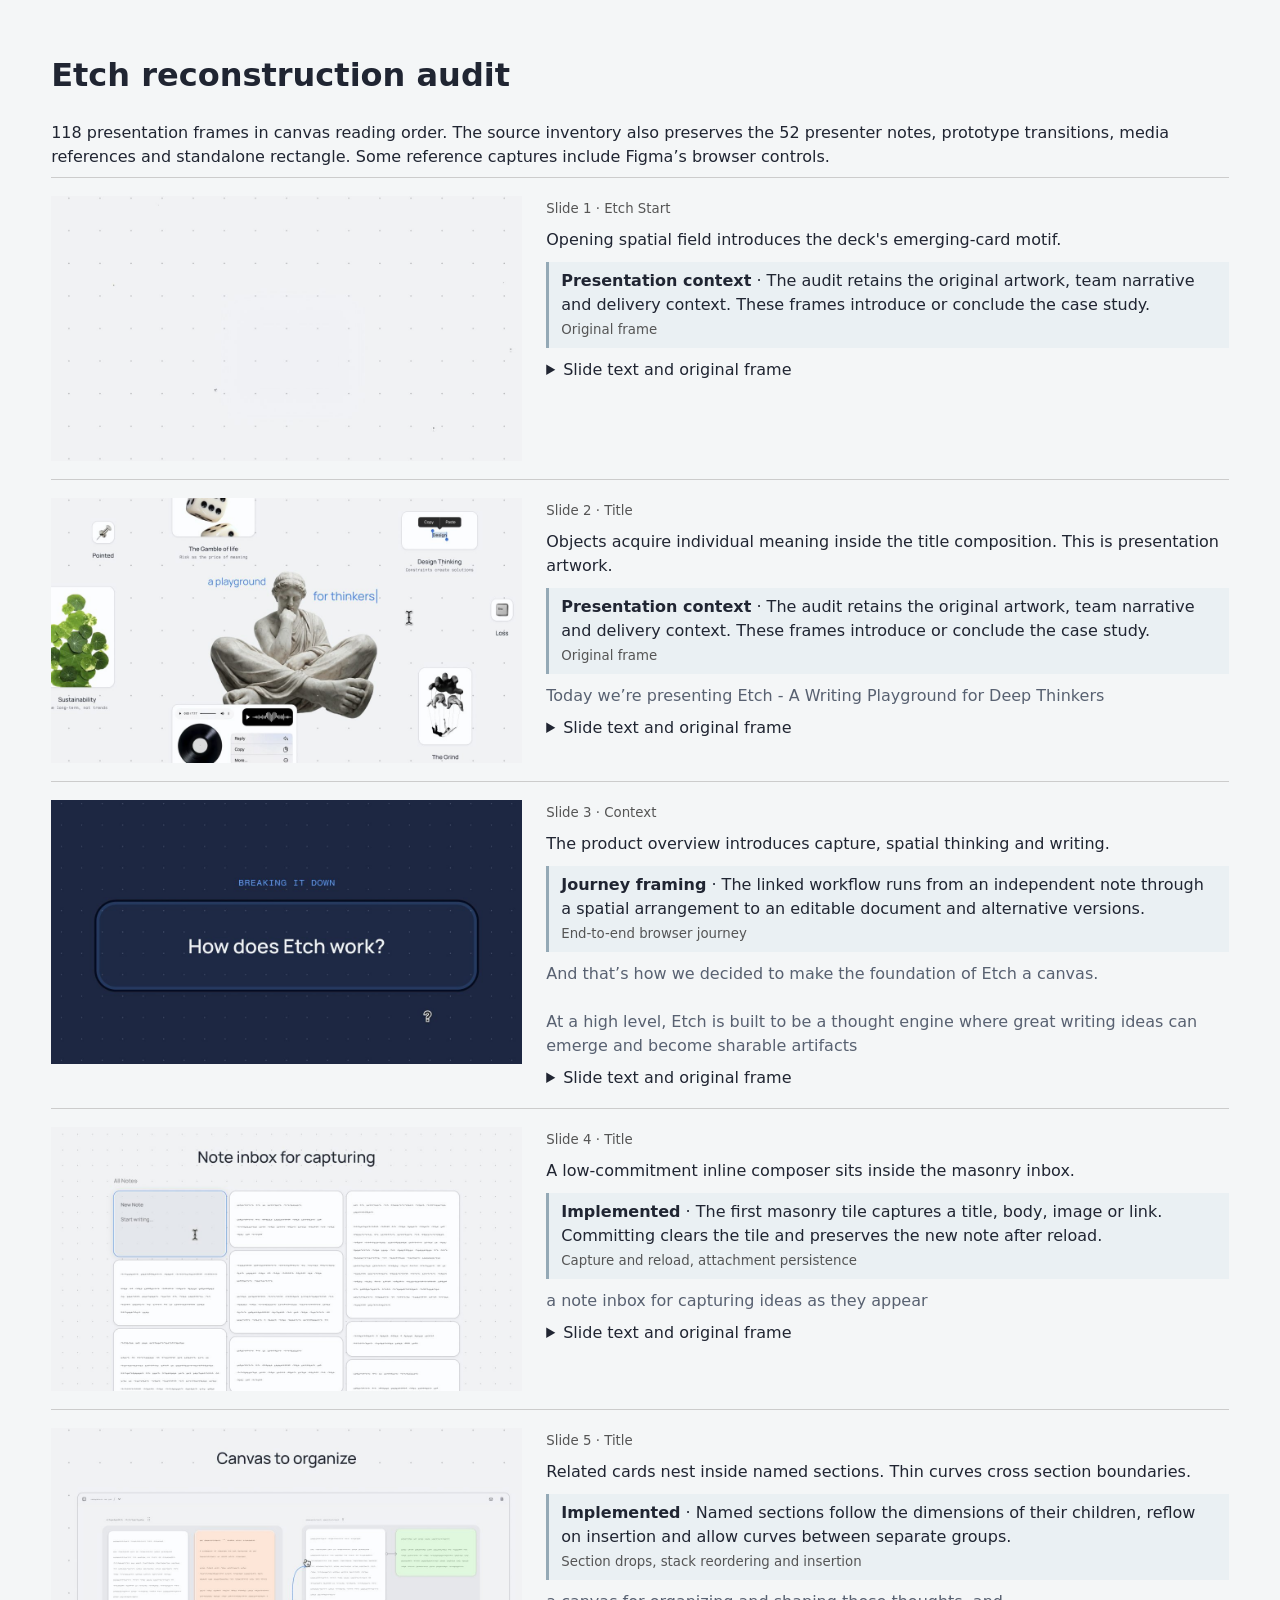
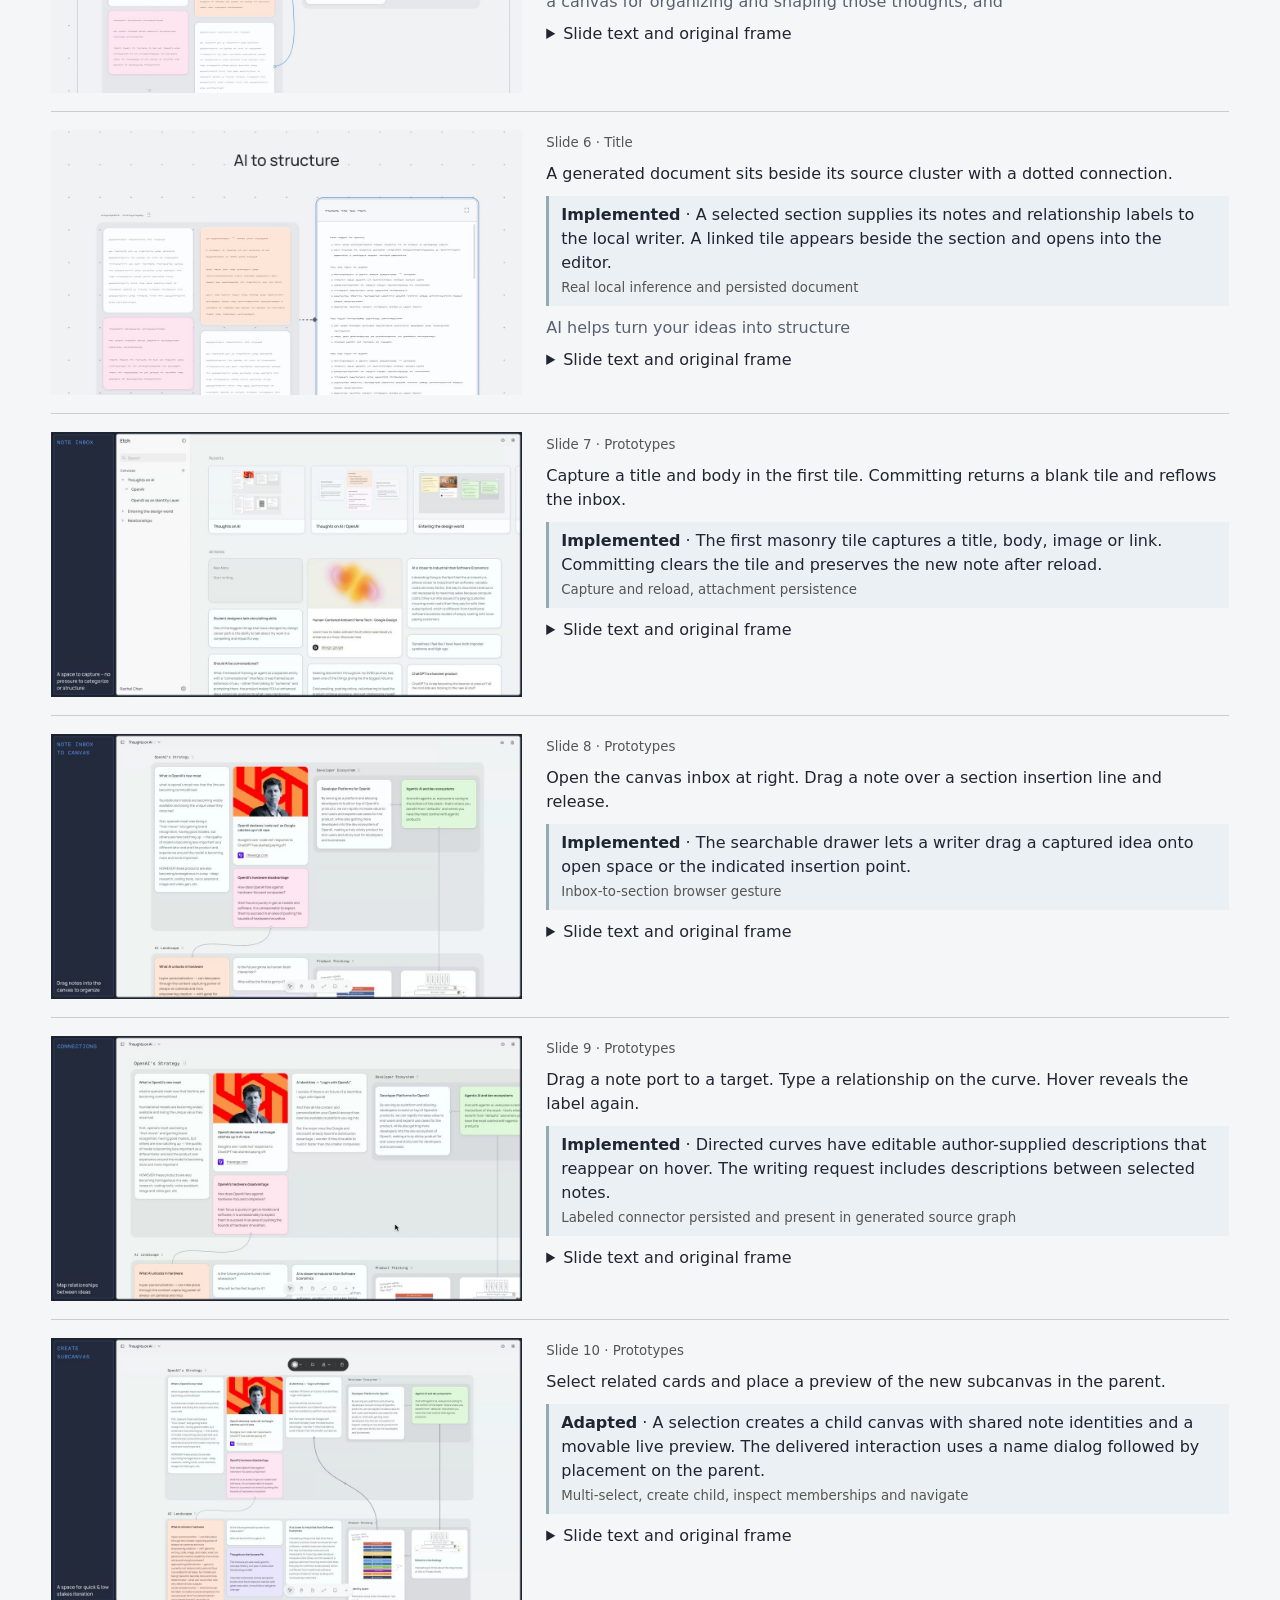
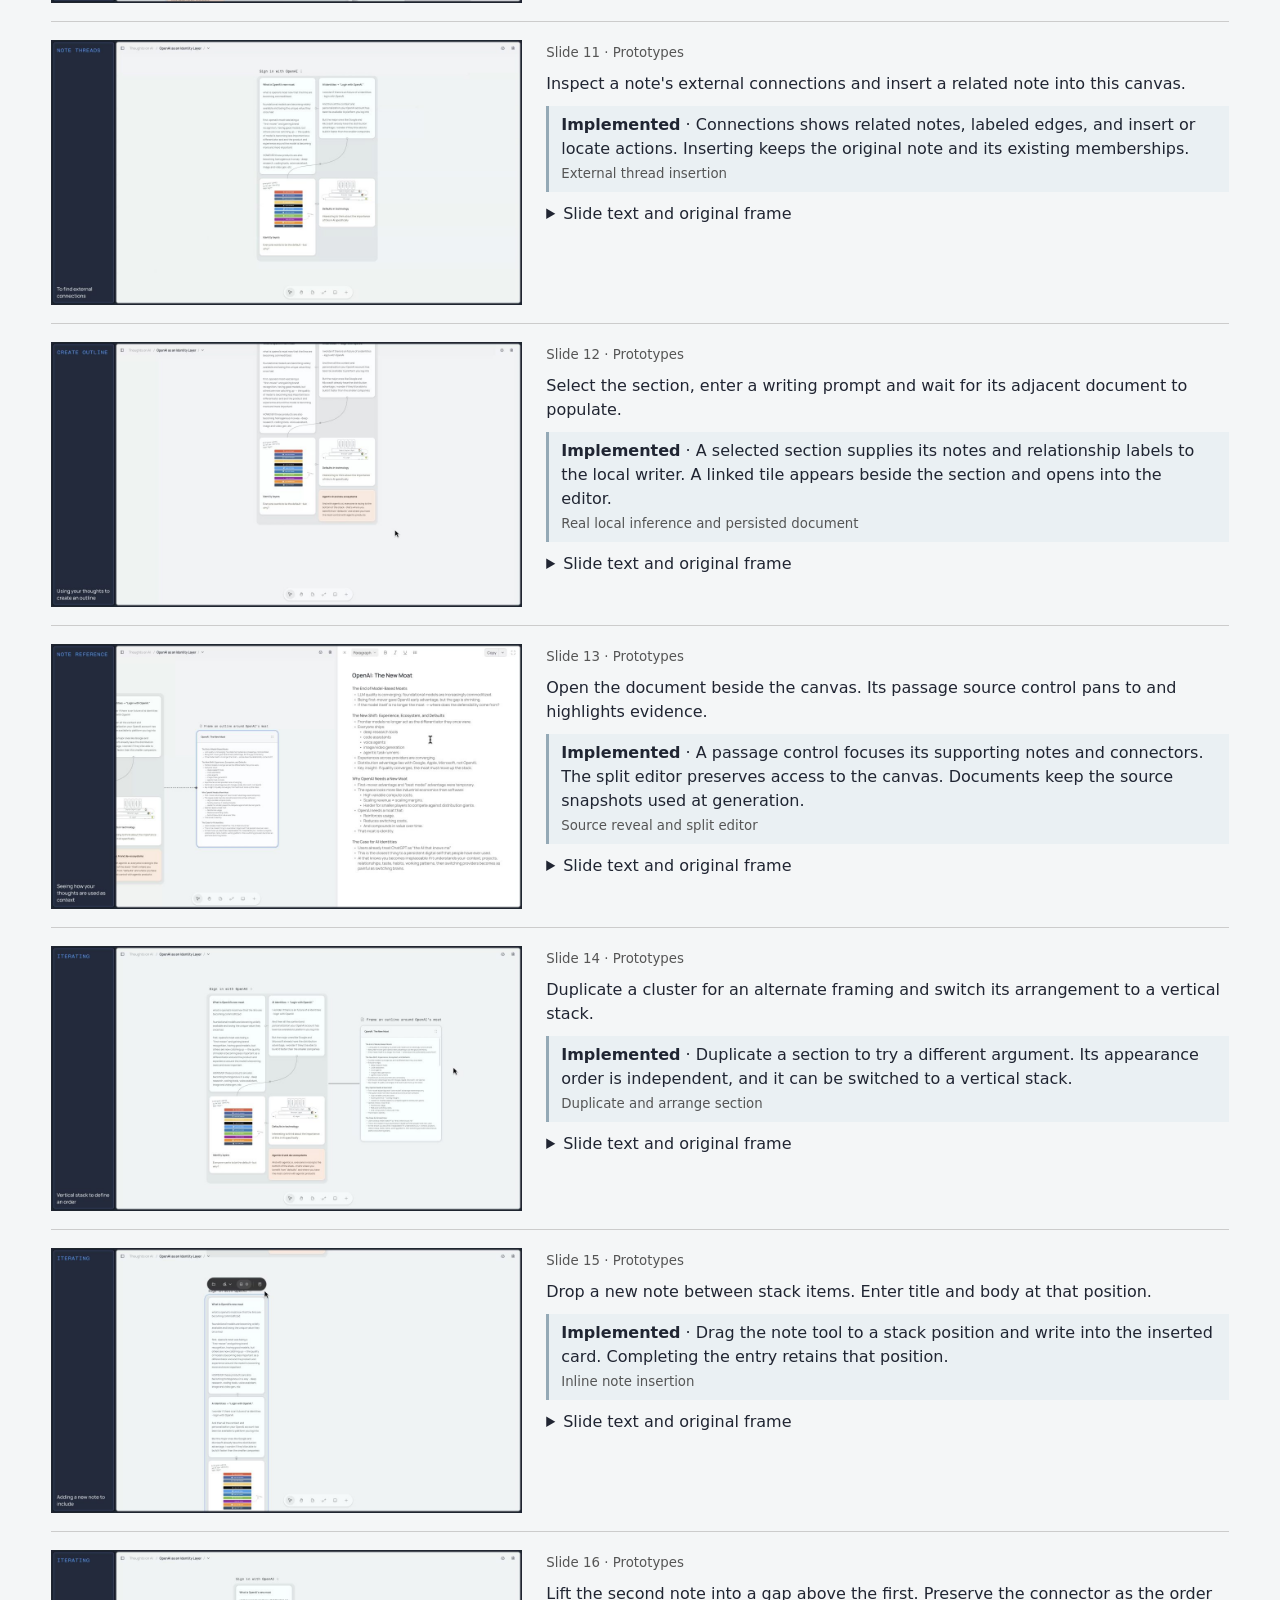
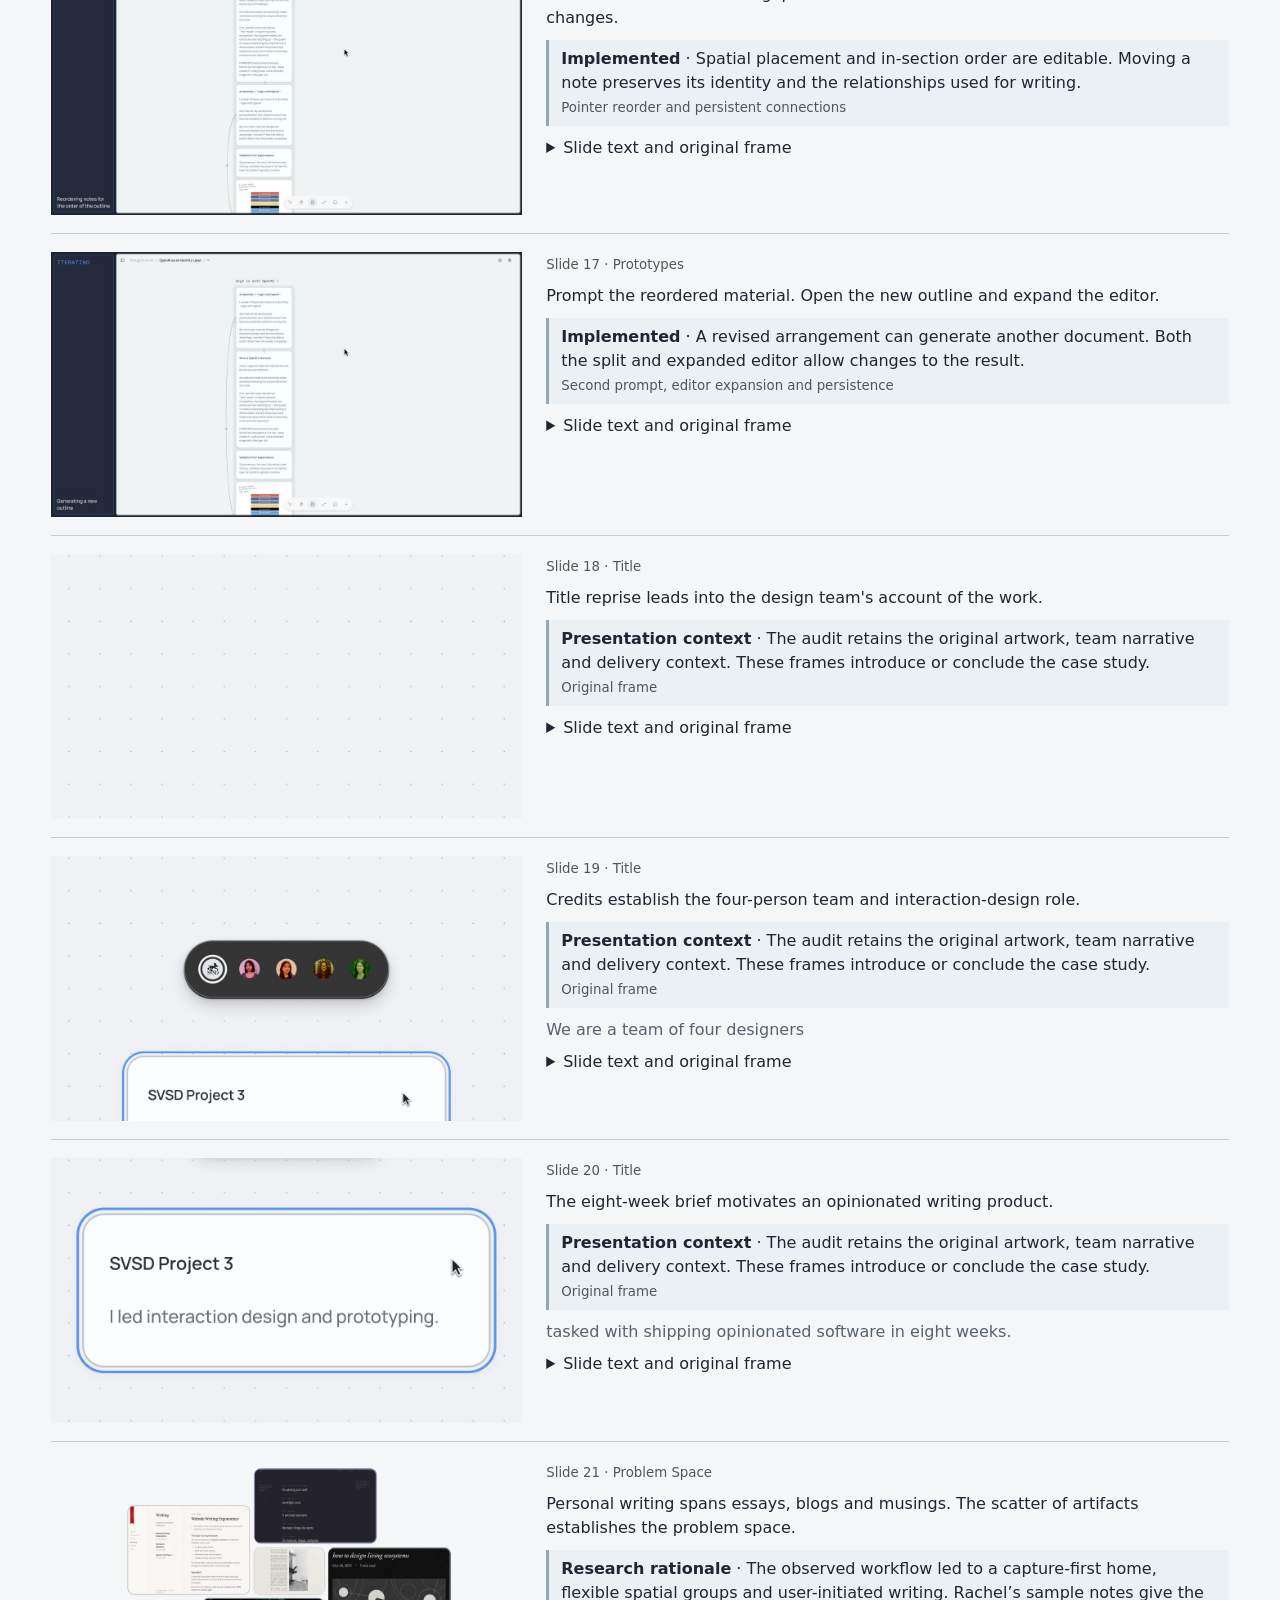
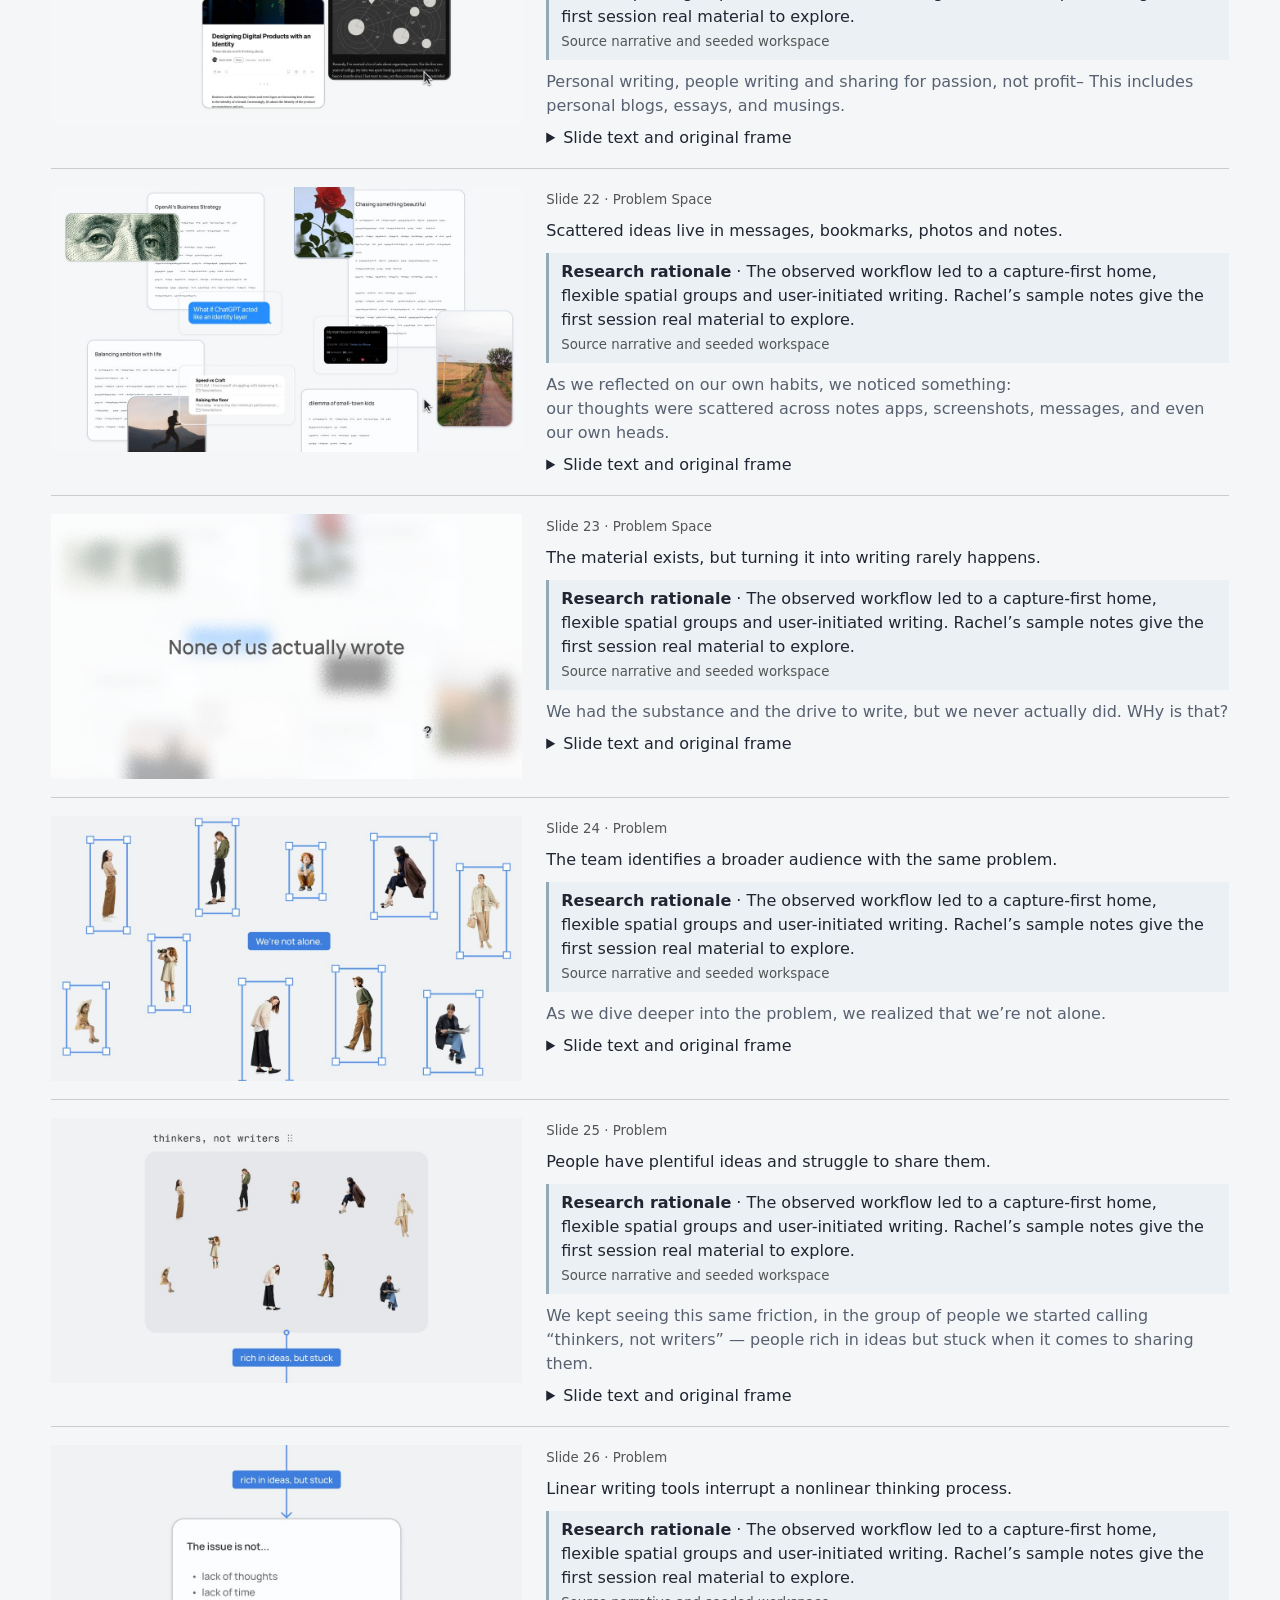
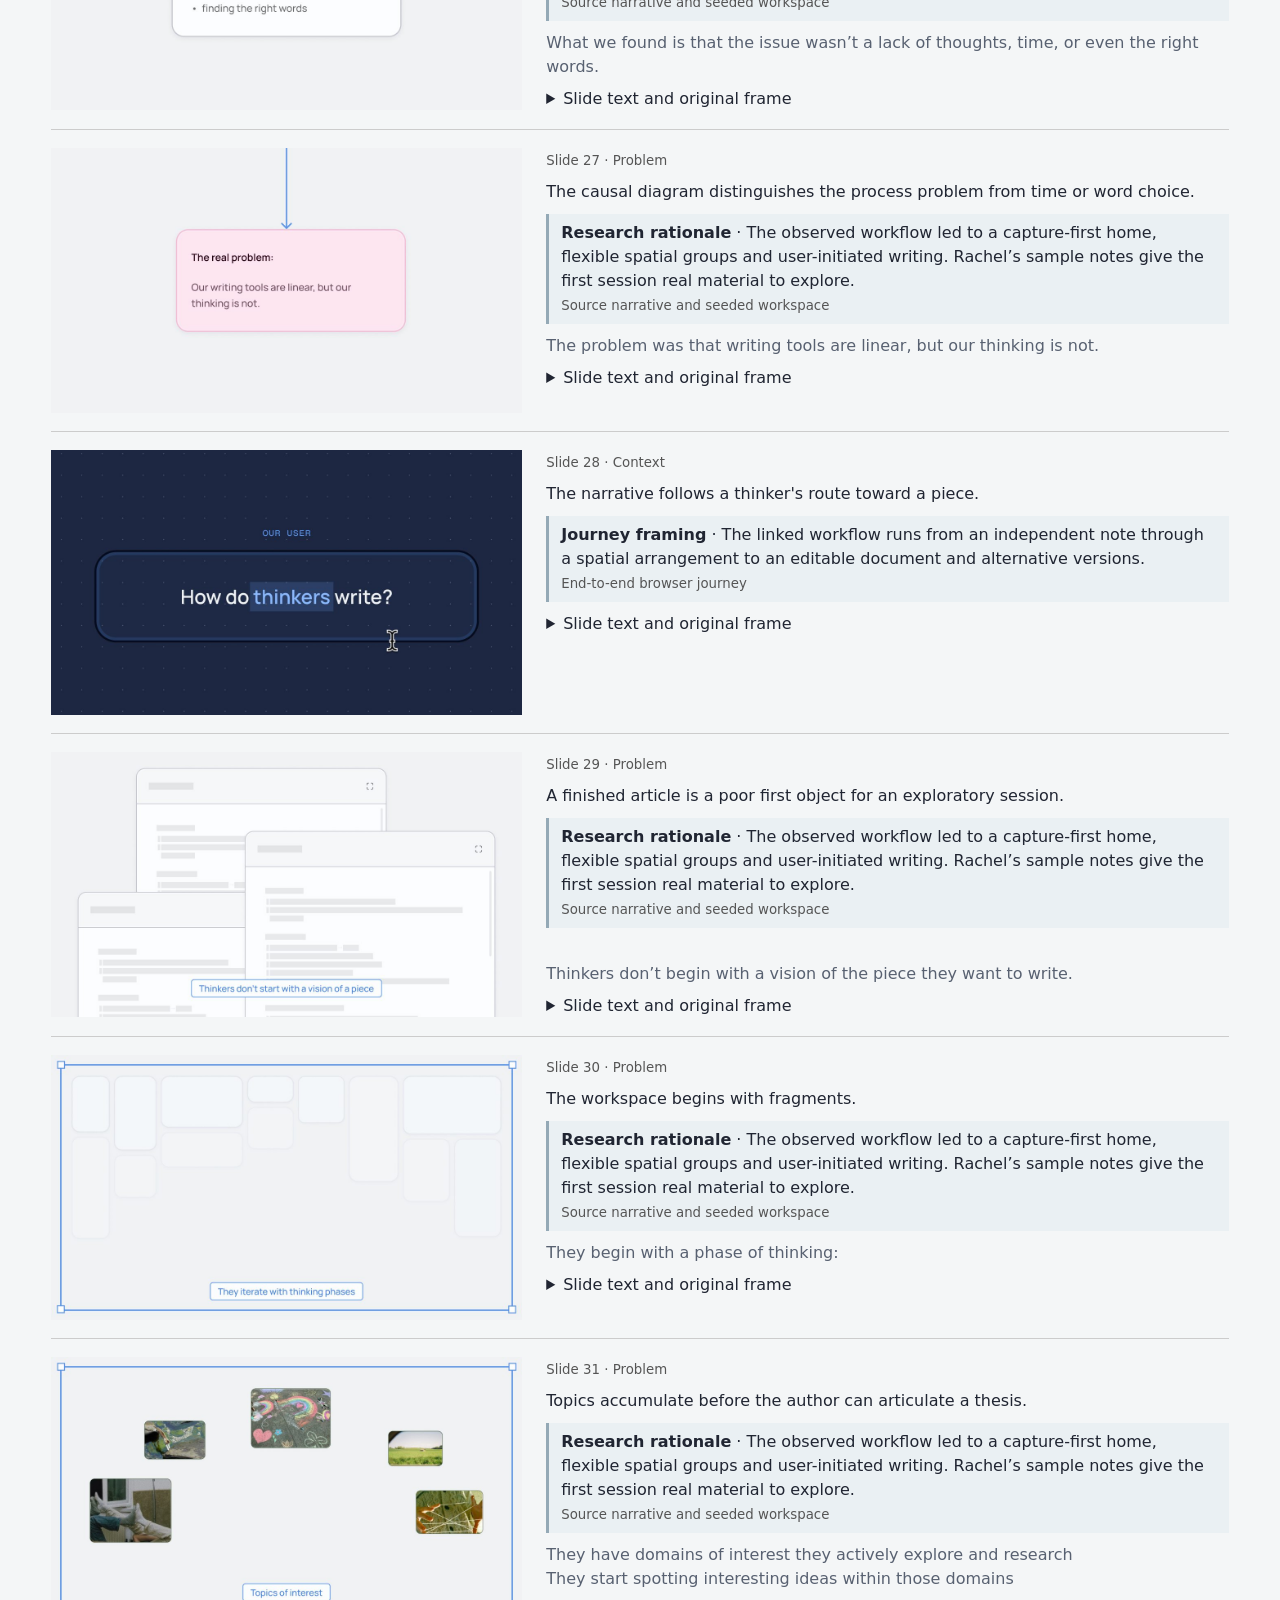
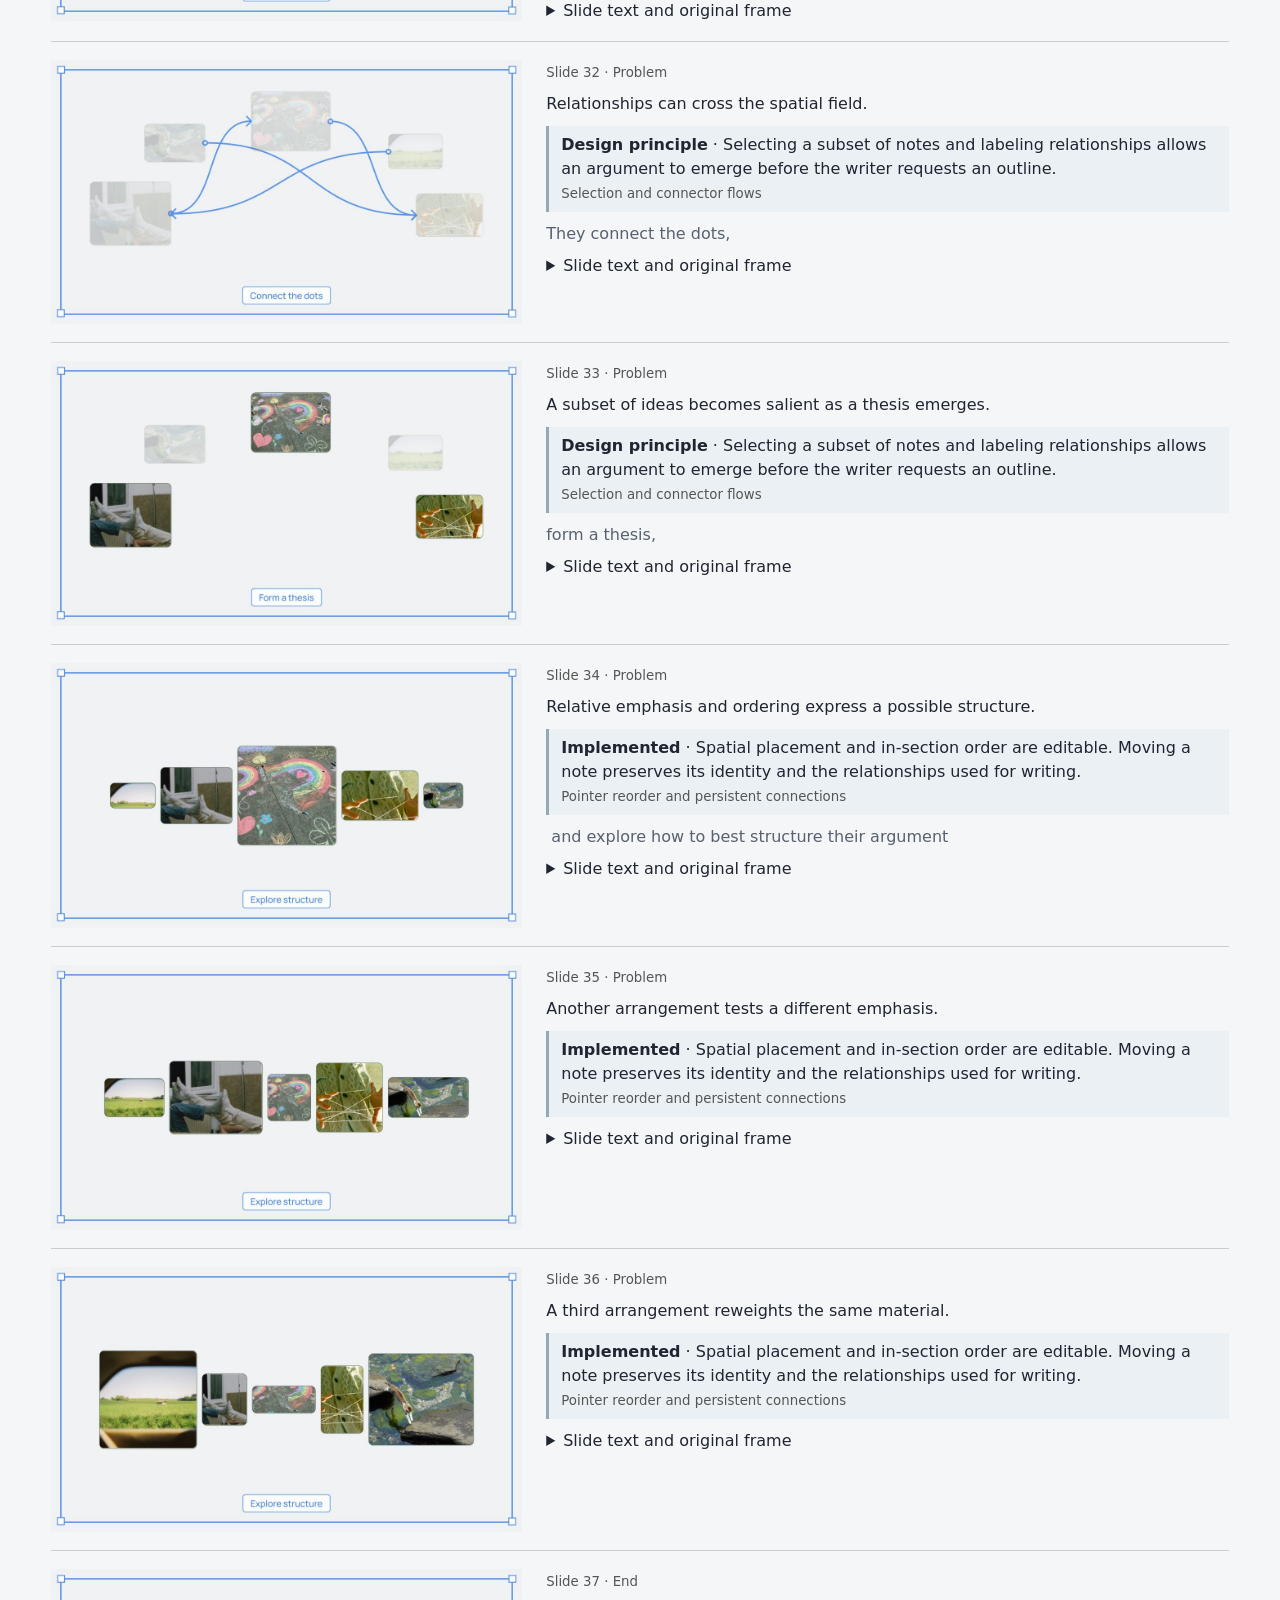
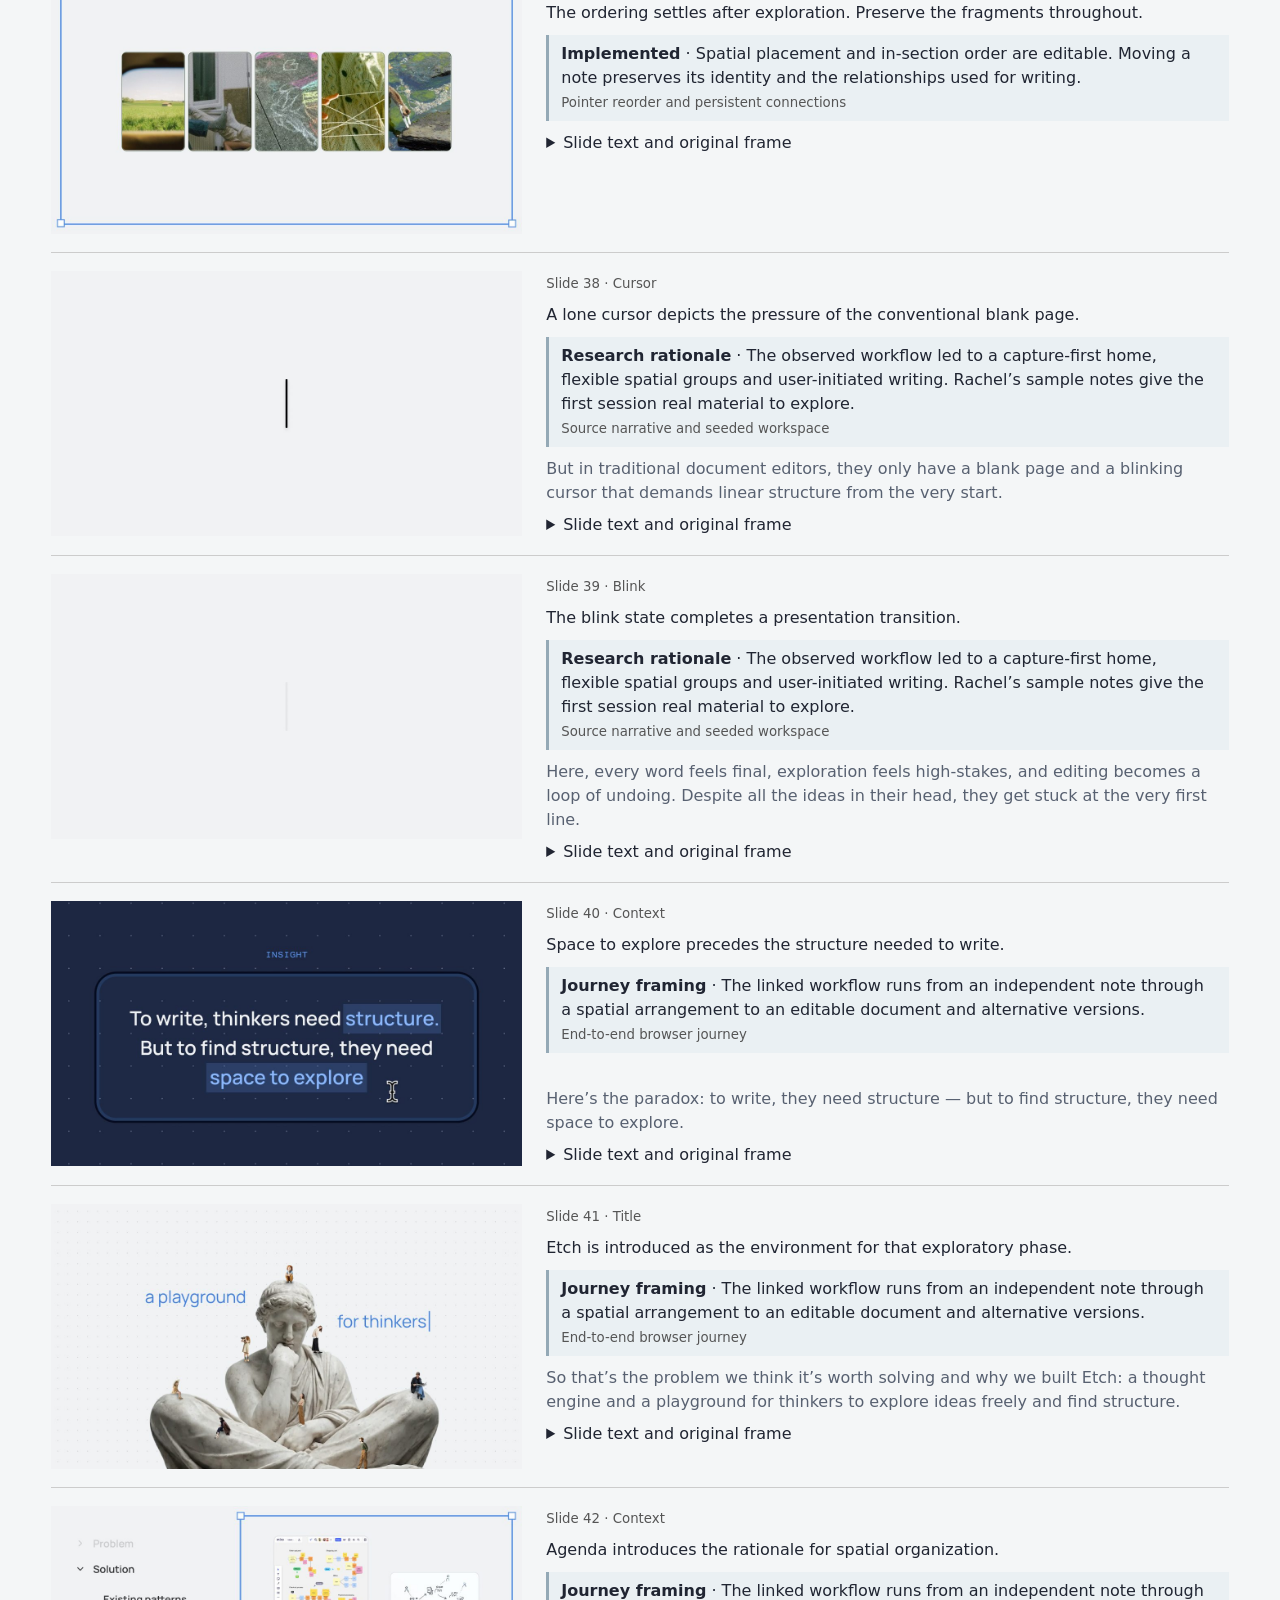
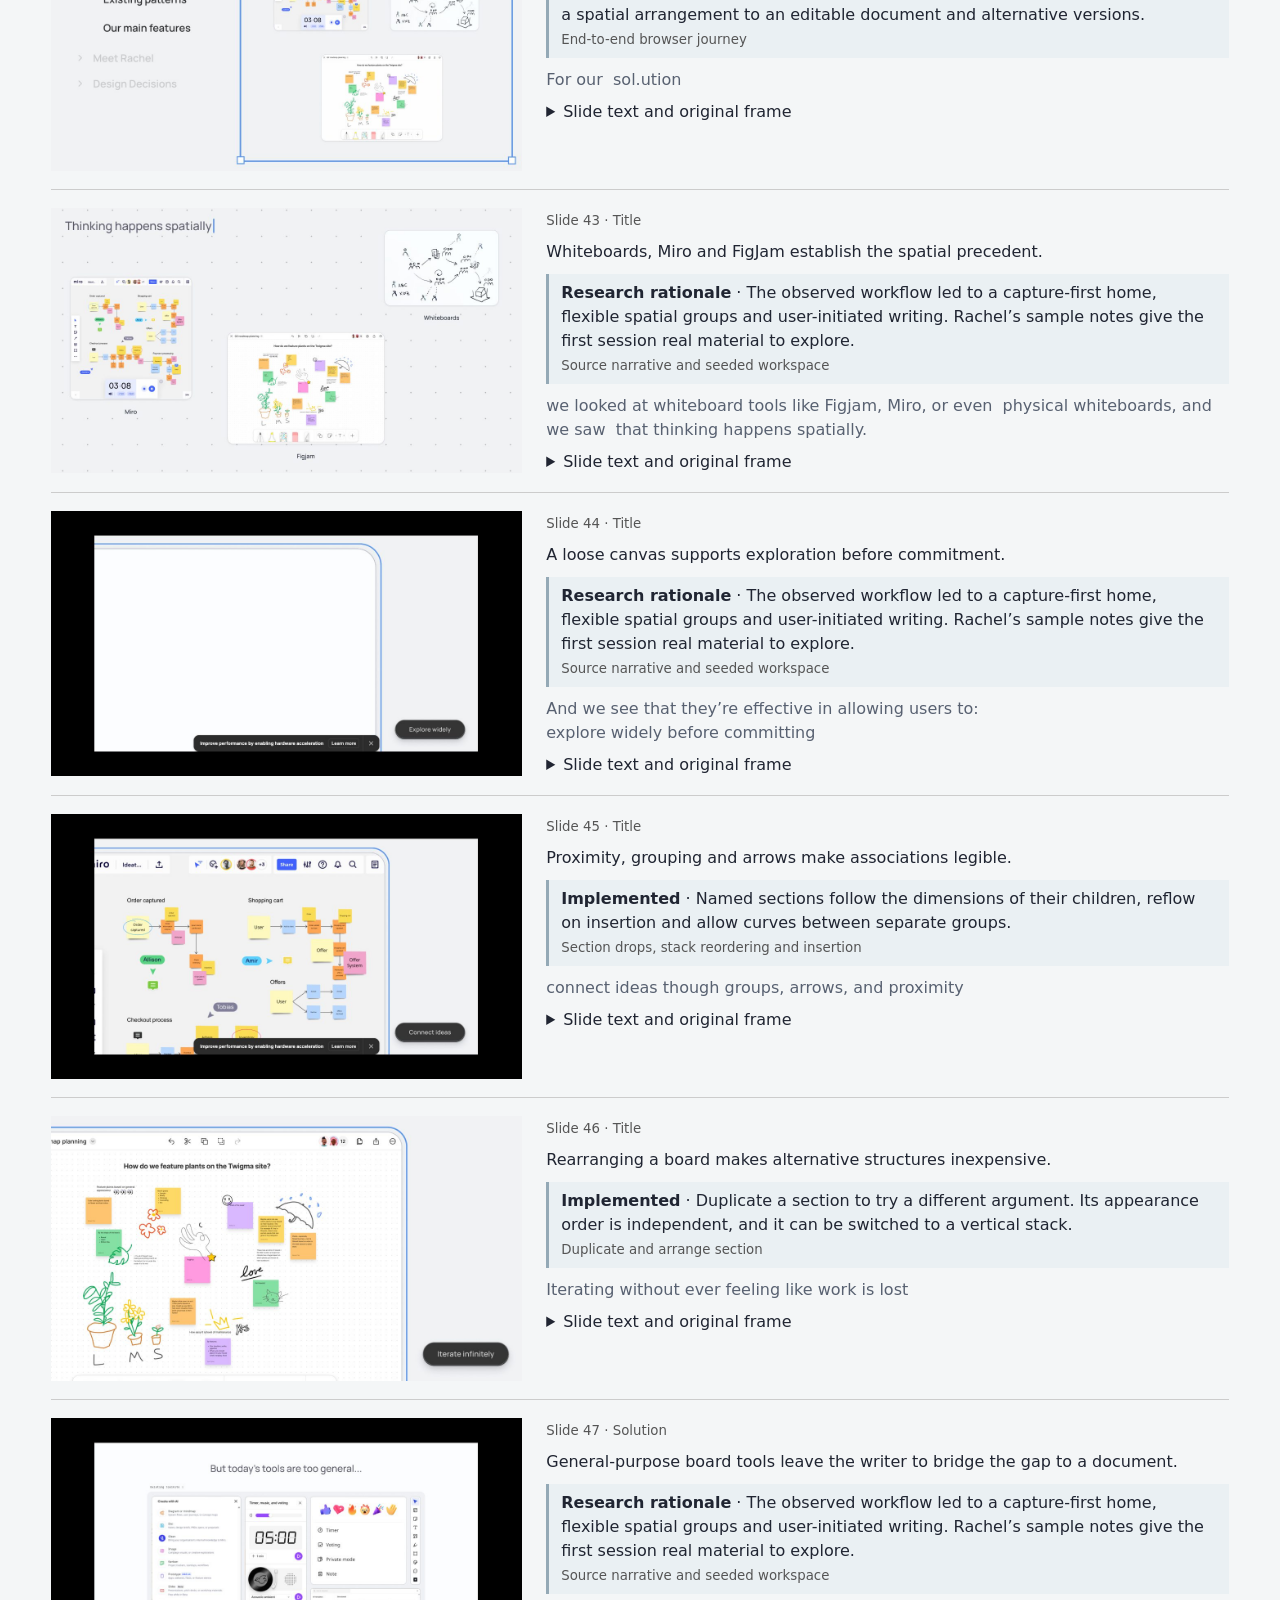
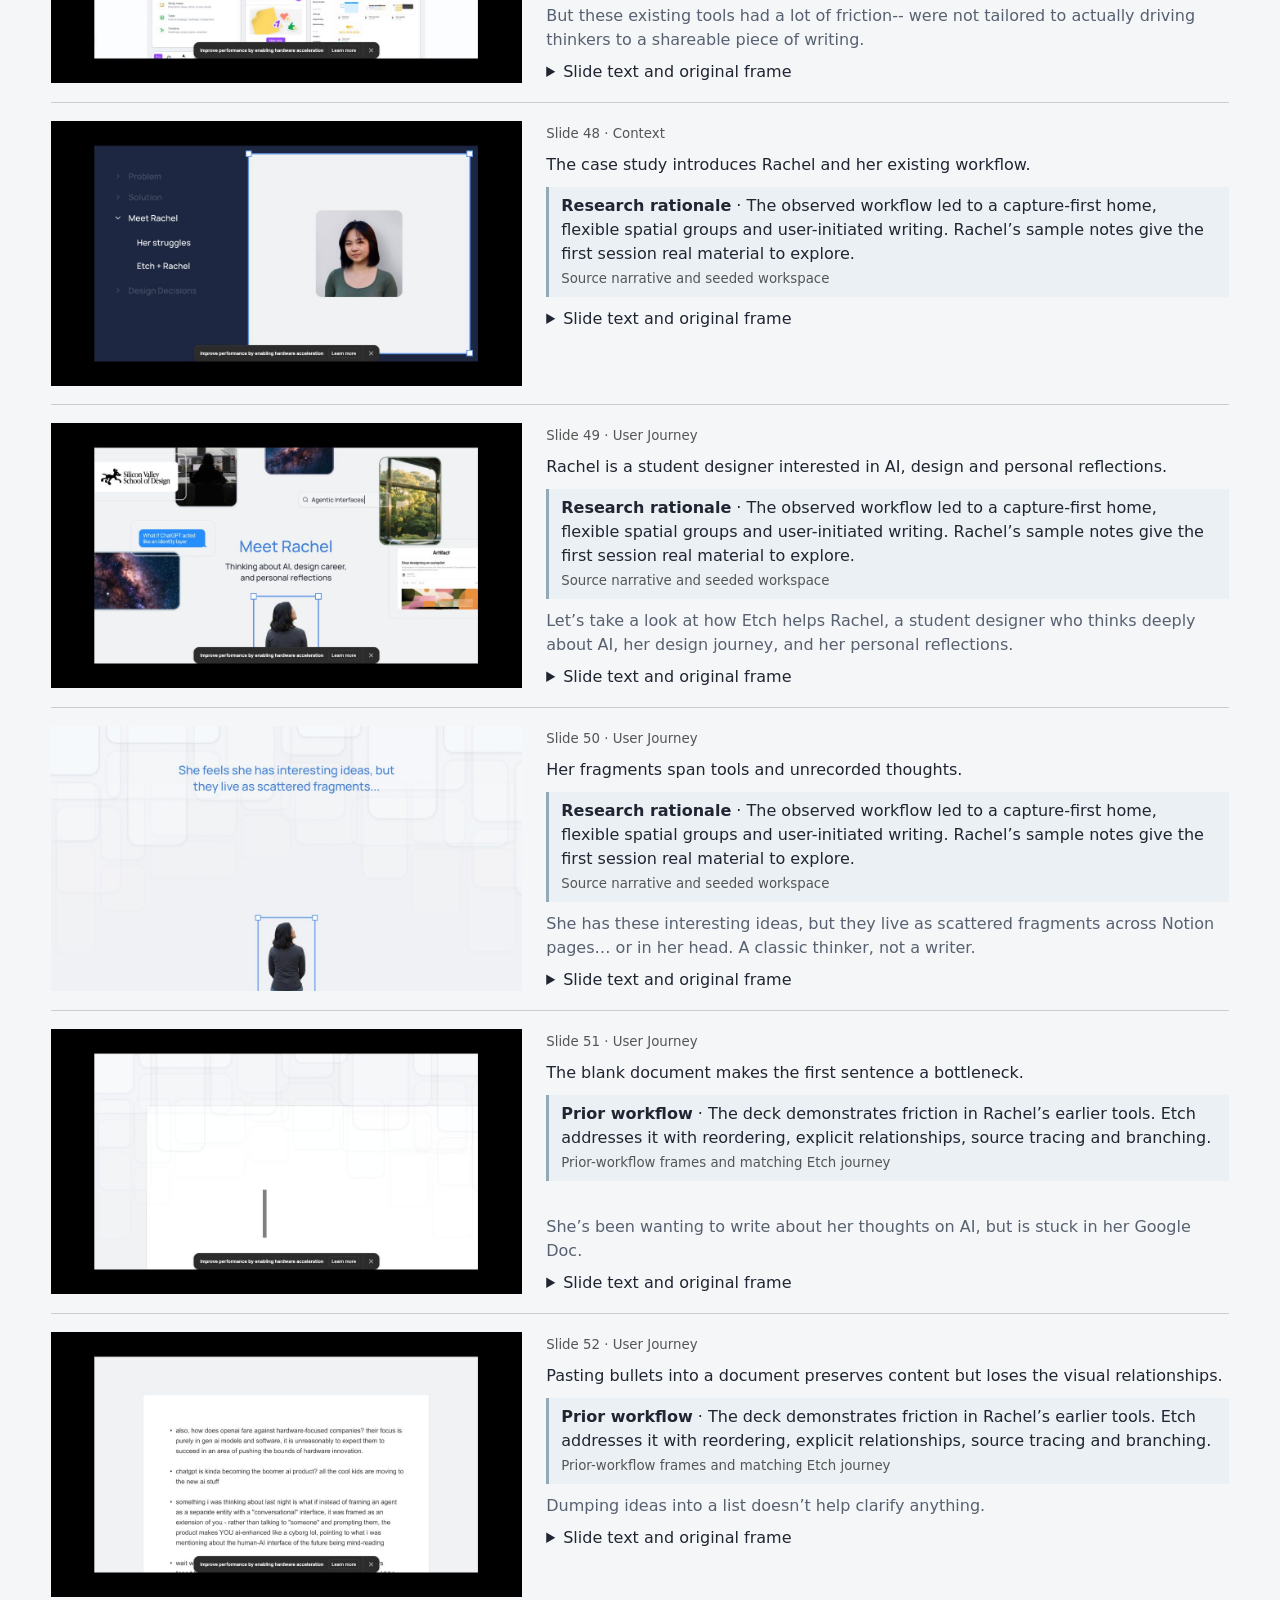
<file: docs/slide-audit.html>
<!doctype html><meta charset=utf-8><meta name=viewport content="width=device-width,initial-scale=1"><title>Etch · Slide audit</title><style>body{font:16px/1.5 system-ui;background:#f4f6f7;color:#202532;margin:4vw}article{display:grid;grid-template-columns:minmax(240px,40%) 1fr;gap:24px;border-top:1px solid #ccc;padding:18px 0}img{width:100%}p{margin:8px 0}pre,blockquote{white-space:pre-wrap;overflow-wrap:anywhere}blockquote{margin:8px 0;color:#586171}summary{cursor:pointer}small{color:#555}@media(max-width:650px){article{display:block}}.coverage{border-left:3px solid #94a9b6;padding:7px 12px;margin:10px 0;background:#eaf0f3}</style><h1>Etch reconstruction audit</h1><p>118 presentation frames in canvas reading order. The source inventory also preserves the 52 presenter notes, prototype transitions, media references and standalone rectangle. Some reference captures include Figma’s browser controls.</p><article id="slide-1"><img loading="lazy" src="references/slide-001.jpg"><section><small>Slide 1 · Etch Start</small><p>Opening spatial field introduces the deck&#x27;s emerging-card motif.</p><aside class="coverage"><strong>Presentation context</strong> · The audit retains the original artwork, team narrative and delivery context. These frames introduce or conclude the case study.<br><small>Original frame</small></aside><details><summary>Slide text and original frame</summary><p><a href="https://www.figma.com/design/la7ujjhDfFxmMD1IBSToeL/Shopify-Portfolio-Presentation---Formal?node-id=177-9422">Open in Figma</a></p><pre>a playground
for thinkers|
Sustainability
The long-term, not trends
The Gamble of life
Risk as the price of meaning
Music and culture
Genres as generational time capsules
Design Thinking
Constraints create solutions
The Grind
The future is you
Pointed
Loss</pre></details></section></article><article id="slide-2"><img loading="lazy" src="references/slide-002.jpg"><section><small>Slide 2 · Title</small><p>Objects acquire individual meaning inside the title composition. This is presentation artwork.</p><aside class="coverage"><strong>Presentation context</strong> · The audit retains the original artwork, team narrative and delivery context. These frames introduce or conclude the case study.<br><small>Original frame</small></aside><blockquote>Today we’re presenting Etch - A Writing Playground for Deep Thinkers</blockquote><details><summary>Slide text and original frame</summary><p><a href="https://www.figma.com/design/la7ujjhDfFxmMD1IBSToeL/Shopify-Portfolio-Presentation---Formal?node-id=177-9296">Open in Figma</a></p><pre>a playground
for thinkers|
Sustainability
The long-term, not trends
The Gamble of life
Risk as the price of meaning
Music and culture
Genres as generational time capsules
Design Thinking
Constraints create solutions
The Grind
The future is you
Pointed
Loss</pre></details></section></article><article id="slide-3"><img loading="lazy" src="references/slide-003.jpg"><section><small>Slide 3 · Context</small><p>The product overview introduces capture, spatial thinking and writing.</p><aside class="coverage"><strong>Journey framing</strong> · The linked workflow runs from an independent note through a spatial arrangement to an editable document and alternative versions.<br><small>End-to-end browser journey</small></aside><blockquote>And that’s how we decided to make the foundation of Etch a canvas.

At a high level, Etch is built to be a thought engine where great writing ideas can emerge and become sharable artifacts</blockquote><details><summary>Slide text and original frame</summary><p><a href="https://www.figma.com/design/la7ujjhDfFxmMD1IBSToeL/Shopify-Portfolio-Presentation---Formal?node-id=177-9808">Open in Figma</a></p><pre>Breaking it down
How does Etch work?</pre></details></section></article><article id="slide-4"><img loading="lazy" src="references/slide-004.jpg"><section><small>Slide 4 · Title</small><p>A low-commitment inline composer sits inside the masonry inbox.</p><aside class="coverage"><strong>Implemented</strong> · The first masonry tile captures a title, body, image or link. Committing clears the tile and preserves the new note after reload.<br><small>Capture and reload, attachment persistence</small></aside><blockquote>a note inbox for capturing ideas as they appear </blockquote><details><summary>Slide text and original frame</summary><p><a href="https://www.figma.com/design/la7ujjhDfFxmMD1IBSToeL/Shopify-Portfolio-Presentation---Formal?node-id=177-10079">Open in Figma</a></p><pre>Note inbox for capturing
All Notes
New Note
Start writing...



Student designers lack storytelling skills
One of the biggest things that have changed my design career path is the ability to talk about my work in a compelling and impactful way
Should AI be conversational?
What if instead of framing an agent as a separate entity with a &quot;conversational&quot; interface, it was framed as an extension of you - rather than talking to &quot;someone&quot; and prompting them, the product makes YOU ai-enhanced like a cyborg lol, pointing to what i was mentioning about the human-AI interface of the future being mind-reading
ChatGPT is a boomer product
ChatGPT is kinda becoming the boomer ai product? all the cool kids are moving to the new AI stuff
Seeking discomfort throughout my SVSD journey has been one of the things giving me the biggest returns

Cold emailing, posting online, volunteering to lead the product critique sessions, and just challenging myself to do the parts of design that I feel the least confident in
ChatGPT is a boomer product
ChatGPT is kinda becoming the boomer ai product? all the cool kids are moving to the new AI stuff
AI is closer to Industrial than Software Economics
Interesting thing is the fact that the ai industry is almost closer to industrial than software: variable costs are a key factor, the way to maximize revenue is not necessarily to maximize sales because compute costs (they run into issues of a paying customer incurring most costs than they pay for with their subscription) which is different from traditional software business models of simply scaling with more paying customers
AI is closer to Industrial than Software Economics
Interesting thing is the fact that the ai industry is almost closer to industrial than software: variable costs are a key factor, the way to maximize revenue is not necessarily to maximize sales because compute costs (they run into issues of a paying customer incurring most costs than they pay for with their subscription) which is different from traditional software business models of simply scaling with more paying customers
Sometimes I feel like I have have both imposter syndrome and high ego
ChatGPT is a boomer product
ChatGPT is kinda becoming the boomer ai product? all the cool kids are moving to the new AI stuff
AI identities → “Login with OpenAI.”
I wonder if there is an future of ai identities - login with openai lol

wait this is gonna be real
and then all the context and personalization your openai account has been be available to platform you log into
but the major ones like google and microsoft already have the distribution advantage, i wonder if they&#x27;d be able to build it faster than the smaller companies</pre></details></section></article><article id="slide-5"><img loading="lazy" src="references/slide-005.jpg"><section><small>Slide 5 · Title</small><p>Related cards nest inside named sections. Thin curves cross section boundaries.</p><aside class="coverage"><strong>Implemented</strong> · Named sections follow the dimensions of their children, reflow on insertion and allow curves between separate groups.<br><small>Section drops, stack reordering and insertion</small></aside><blockquote>a canvas for organizing and shaping those thoughts, and</blockquote><details><summary>Slide text and original frame</summary><p><a href="https://www.figma.com/design/la7ujjhDfFxmMD1IBSToeL/Shopify-Portfolio-Presentation---Formal?node-id=177-10113">Open in Figma</a></p><pre>Canvas to organize
OpenAI’s Strategy
Developer Platforms for OpenAI
By serving as a platform and allowing developers to build on top of OpenAI’s products, we can rapidly increase value to end-users and expand use cases for the product, while also getting more developers into the dev ecosystem of OpenAI, making a truly sticky product for end-users and sticky tool for developers and businesses
OpenAI’s hardware disadvantage
How does OpenAI fare against hardware-focused companies? 

their focus is purely in gen ai models and software, it is unreasonably to expect them to succeed in an area of pushing the bounds of hardware innovation. 
Developer Ecosystem
Developer Platforms for OpenAI
By serving as a platform and allowing developers to build on top of OpenAI’s products, we can rapidly increase value to end-users and expand use cases for the product, while also getting more developers into the dev ecosystem of OpenAI, making a truly sticky product for end-users and sticky tool for developers and businesses
Developer Platforms for OpenAI
By serving as a platform and allowing developers to build on top of OpenAI’s products, we can rapidly increase value to end-users and expand use cases for the product, while also getting more developers into the dev ecosystem of OpenAI, making a truly sticky product for end-users and sticky tool for developers and businesses
Agentic AI and dev ecosystems
And with agentic ai, everyone is racing to the bottom of the stack--that&#x27;s where you benefit from &quot;defaults&quot; and where you have the most control with agentic products
AI identities → “Login with OpenAI.”
I wonder if there is an future of ai identities - login with OpenAI

And then all the context and personalization your OpenAI account has been be available to platform you log into

But the major ones like Google and Microsoft already have the distribution advantage, i wonder if they&#x27;d be able to build it faster than the smaller companies
Thoughts on AI
/</pre></details></section></article><article id="slide-6"><img loading="lazy" src="references/slide-006.jpg"><section><small>Slide 6 · Title</small><p>A generated document sits beside its source cluster with a dotted connection.</p><aside class="coverage"><strong>Implemented</strong> · A selected section supplies its notes and relationship labels to the local writer. A linked tile appears beside the section and opens into the editor.<br><small>Real local inference and persisted document</small></aside><blockquote>AI helps turn your ideas into structure</blockquote><details><summary>Slide text and original frame</summary><p><a href="https://www.figma.com/design/la7ujjhDfFxmMD1IBSToeL/Shopify-Portfolio-Presentation---Formal?node-id=177-10144">Open in Figma</a></p><pre>AI to structure
OpenAI’s Strategy
Developer Platforms for OpenAI
By serving as a platform and allowing developers to build on top of OpenAI’s products, we can rapidly increase value to end-users and expand use cases for the product, while also getting more developers into the dev ecosystem of OpenAI, making a truly sticky product for end-users and sticky tool for developers and businesses
OpenAI’s hardware disadvantage
How does OpenAI fare against hardware-focused companies? 

their focus is purely in gen ai models and software, it is unreasonably to expect them to succeed in an area of pushing the bounds of hardware innovation. 
Developer Platforms for OpenAI
By serving as a platform and allowing developers to build on top of OpenAI’s products, we can rapidly increase value to end-users and expand use cases for the product, while also getting more developers into the dev ecosystem of OpenAI, making a truly sticky product for end-users and sticky tool for developers and businesses
AI identities → “Login with OpenAI.”
I wonder if there is an future of ai identities - login with OpenAI

And then all the context and personalization your OpenAI account has been be available to platform you log into

But the major ones like Google and Microsoft already have the distribution advantage, i wonder if they&#x27;d be able to build it faster than the smaller companies
OpenAI: The New Moat
From Model to Memory
LLMs are commoditizing; model quality is no longer a durable moat.
But OpenAI is quietly building something non-commoditizable: a persistent identity + context layer through ChatGPT.
The Old Moat Is Fading
First-Mover + Best Model Advantage → Eroding
Others have caught up (Anthropic, Google, Meta, xAI).
Differentiation on sheer model performance is shrinking.
Product Features Are Becoming Homogeneous
Everyone offers: research agents, coding tools, voice assistants, image/video generation.
Feature parity makes product alone a weak moat.
The Real Strategic Battle: Distribution
Big tech (Google, Apple, Microsoft) controls devices and operating systems.
They can distribute AI assistants to billions instantly.
OpenAI can’t win purely on reach.
The Old Moat Is Fading
First-Mover + Best Model Advantage → Eroding
Others have caught up (Anthropic, Google, Meta, xAI).
Differentiation on sheer model performance is shrinking.
Product Features Are Becoming Homogeneous
Everyone offers: research agents, coding tools, voice assistants, image/video generation.
Feature parity makes product alone a weak moat.</pre></details></section></article><article id="slide-7"><img loading="lazy" src="references/slide-007.jpg"><section><small>Slide 7 · Prototypes</small><p>Capture a title and body in the first tile. Committing returns a blank tile and reflows the inbox.</p><aside class="coverage"><strong>Implemented</strong> · The first masonry tile captures a title, body, image or link. Committing clears the tile and preserves the new note after reload.<br><small>Capture and reload, attachment persistence</small></aside><details><summary>Slide text and original frame</summary><p><a href="https://www.figma.com/design/la7ujjhDfFxmMD1IBSToeL/Shopify-Portfolio-Presentation---Formal?node-id=177-15392">Open in Figma</a></p><pre>note inbox
A space to capture -- no pressure to categorize or structure</pre></details></section></article><article id="slide-8"><img loading="lazy" src="references/slide-008.jpg"><section><small>Slide 8 · Prototypes</small><p>Open the canvas inbox at right. Drag a note over a section insertion line and release.</p><aside class="coverage"><strong>Implemented</strong> · The searchable drawer lets a writer drag a captured idea onto open space or the indicated insertion point.<br><small>Inbox-to-section browser gesture</small></aside><details><summary>Slide text and original frame</summary><p><a href="https://www.figma.com/design/la7ujjhDfFxmMD1IBSToeL/Shopify-Portfolio-Presentation---Formal?node-id=177-15399">Open in Figma</a></p><pre>note inbox to canvas
Drag notes into the canvas to organize</pre></details></section></article><article id="slide-9"><img loading="lazy" src="references/slide-009.jpg"><section><small>Slide 9 · Prototypes</small><p>Drag a note port to a target. Type a relationship on the curve. Hover reveals the label again.</p><aside class="coverage"><strong>Implemented</strong> · Directed curves have editable author-supplied descriptions that reappear on hover. The writing request includes descriptions between selected notes.<br><small>Labeled connector persisted and present in generated source graph</small></aside><details><summary>Slide text and original frame</summary><p><a href="https://www.figma.com/design/la7ujjhDfFxmMD1IBSToeL/Shopify-Portfolio-Presentation---Formal?node-id=177-15430">Open in Figma</a></p><pre>Connections
Map relationships between ideas</pre></details></section></article><article id="slide-10"><img loading="lazy" src="references/slide-010.jpg"><section><small>Slide 10 · Prototypes</small><p>Select related cards and place a preview of the new subcanvas in the parent.</p><aside class="coverage"><strong>Adapted</strong> · A selection creates a child canvas with shared note identities and a movable live preview. The delivered interaction uses a name dialog followed by placement on the parent.<br><small>Multi-select, create child, inspect memberships and navigate</small></aside><details><summary>Slide text and original frame</summary><p><a href="https://www.figma.com/design/la7ujjhDfFxmMD1IBSToeL/Shopify-Portfolio-Presentation---Formal?node-id=177-15424">Open in Figma</a></p><pre>Create Subcanvas
A space for quick &amp; low stakes iteration</pre></details></section></article><article id="slide-11"><img loading="lazy" src="references/slide-011.jpg"><section><small>Slide 11 · Prototypes</small><p>Inspect a note&#x27;s external connections and insert a related note into this canvas.</p><aside class="coverage"><strong>Implemented</strong> · Connections shows related notes, labeled edges, and insert or locate actions. Inserting keeps the original note and its existing memberships.<br><small>External thread insertion</small></aside><details><summary>Slide text and original frame</summary><p><a href="https://www.figma.com/design/la7ujjhDfFxmMD1IBSToeL/Shopify-Portfolio-Presentation---Formal?node-id=177-15439">Open in Figma</a></p><pre>Note Threads
To find external connections</pre></details></section></article><article id="slide-12"><img loading="lazy" src="references/slide-012.jpg"><section><small>Slide 12 · Prototypes</small><p>Select the section, enter a writing prompt and wait for its adjacent document to populate.</p><aside class="coverage"><strong>Implemented</strong> · A selected section supplies its notes and relationship labels to the local writer. A linked tile appears beside the section and opens into the editor.<br><small>Real local inference and persisted document</small></aside><details><summary>Slide text and original frame</summary><p><a href="https://www.figma.com/design/la7ujjhDfFxmMD1IBSToeL/Shopify-Portfolio-Presentation---Formal?node-id=177-15445">Open in Figma</a></p><pre>Create Outline
Using your thoughts to create an outline</pre></details></section></article><article id="slide-13"><img loading="lazy" src="references/slide-013.jpg"><section><small>Slide 13 · Prototypes</small><p>Open the document beside the canvas. Its passage source control pans to and highlights evidence.</p><aside class="coverage"><strong>Implemented</strong> · A passage control focuses its supporting notes and connectors. The split editor preserves access to the canvas. Documents keep the source snapshots used at generation.<br><small>Source reveal and split editor</small></aside><details><summary>Slide text and original frame</summary><p><a href="https://www.figma.com/design/la7ujjhDfFxmMD1IBSToeL/Shopify-Portfolio-Presentation---Formal?node-id=177-15451">Open in Figma</a></p><pre>Note reference
Seeing how your thoughts are used as context</pre></details></section></article><article id="slide-14"><img loading="lazy" src="references/slide-014.jpg"><section><small>Slide 14 · Prototypes</small><p>Duplicate a cluster for an alternate framing and switch its arrangement to a vertical stack.</p><aside class="coverage"><strong>Implemented</strong> · Duplicate a section to try a different argument. Its appearance order is independent, and it can be switched to a vertical stack.<br><small>Duplicate and arrange section</small></aside><details><summary>Slide text and original frame</summary><p><a href="https://www.figma.com/design/la7ujjhDfFxmMD1IBSToeL/Shopify-Portfolio-Presentation---Formal?node-id=177-15461">Open in Figma</a></p><pre>Iterating
Vertical stack to define an order</pre></details></section></article><article id="slide-15"><img loading="lazy" src="references/slide-015.jpg"><section><small>Slide 15 · Prototypes</small><p>Drop a new note between stack items. Enter title and body at that position.</p><aside class="coverage"><strong>Implemented</strong> · Drag the note tool to a stack position and write into the inserted card. Completing the entry retains that position.<br><small>Inline note insertion</small></aside><details><summary>Slide text and original frame</summary><p><a href="https://www.figma.com/design/la7ujjhDfFxmMD1IBSToeL/Shopify-Portfolio-Presentation---Formal?node-id=177-15467">Open in Figma</a></p><pre>Iterating
Adding a new note to include</pre></details></section></article><article id="slide-16"><img loading="lazy" src="references/slide-016.jpg"><section><small>Slide 16 · Prototypes</small><p>Lift the second note into a gap above the first. Preserve the connector as the order changes.</p><aside class="coverage"><strong>Implemented</strong> · Spatial placement and in-section order are editable. Moving a note preserves its identity and the relationships used for writing.<br><small>Pointer reorder and persistent connections</small></aside><details><summary>Slide text and original frame</summary><p><a href="https://www.figma.com/design/la7ujjhDfFxmMD1IBSToeL/Shopify-Portfolio-Presentation---Formal?node-id=177-15473">Open in Figma</a></p><pre>Iterating
Reordering notes for the order of the outline</pre></details></section></article><article id="slide-17"><img loading="lazy" src="references/slide-017.jpg"><section><small>Slide 17 · Prototypes</small><p>Prompt the reordered material. Open the new outline and expand the editor.</p><aside class="coverage"><strong>Implemented</strong> · A revised arrangement can generate another document. Both the split and expanded editor allow changes to the result.<br><small>Second prompt, editor expansion and persistence</small></aside><details><summary>Slide text and original frame</summary><p><a href="https://www.figma.com/design/la7ujjhDfFxmMD1IBSToeL/Shopify-Portfolio-Presentation---Formal?node-id=177-15479">Open in Figma</a></p><pre>Iterating
Generating a new outline</pre></details></section></article><article id="slide-18"><img loading="lazy" src="references/slide-018.jpg"><section><small>Slide 18 · Title</small><p>Title reprise leads into the design team&#x27;s account of the work.</p><aside class="coverage"><strong>Presentation context</strong> · The audit retains the original artwork, team narrative and delivery context. These frames introduce or conclude the case study.<br><small>Original frame</small></aside><details><summary>Slide text and original frame</summary><p><a href="https://www.figma.com/design/la7ujjhDfFxmMD1IBSToeL/Shopify-Portfolio-Presentation---Formal?node-id=177-9345">Open in Figma</a></p><pre>a playground
for thinkers|
Sustainability
The long-term, not trends
The Gamble of life
Risk as the price of meaning
Music and culture
Genres as generational time capsules
Design Thinking
Constraints create solutions
The Grind
The future is you
Pointed
Loss
The issue
Etch, software for deep thinkers</pre></details></section></article><article id="slide-19"><img loading="lazy" src="references/slide-019.jpg"><section><small>Slide 19 · Title</small><p>Credits establish the four-person team and interaction-design role.</p><aside class="coverage"><strong>Presentation context</strong> · The audit retains the original artwork, team narrative and delivery context. These frames introduce or conclude the case study.<br><small>Original frame</small></aside><blockquote>We are a team of four designers </blockquote><details><summary>Slide text and original frame</summary><p><a href="https://www.figma.com/design/la7ujjhDfFxmMD1IBSToeL/Shopify-Portfolio-Presentation---Formal?node-id=177-1624">Open in Figma</a></p><pre>SVSD Project 3
I led interaction design and prototyping.</pre></details></section></article><article id="slide-20"><img loading="lazy" src="references/slide-020.jpg"><section><small>Slide 20 · Title</small><p>The eight-week brief motivates an opinionated writing product.</p><aside class="coverage"><strong>Presentation context</strong> · The audit retains the original artwork, team narrative and delivery context. These frames introduce or conclude the case study.<br><small>Original frame</small></aside><blockquote>tasked with shipping opinionated software in eight weeks.</blockquote><details><summary>Slide text and original frame</summary><p><a href="https://www.figma.com/design/la7ujjhDfFxmMD1IBSToeL/Shopify-Portfolio-Presentation---Formal?node-id=177-1654">Open in Figma</a></p><pre>SVSD Project 3
I led interaction design and prototyping.
What kind of software deserves a strong stance?</pre></details></section></article><article id="slide-21"><img loading="lazy" src="references/slide-021.jpg"><section><small>Slide 21 · Problem Space</small><p>Personal writing spans essays, blogs and musings. The scatter of artifacts establishes the problem space.</p><aside class="coverage"><strong>Research rationale</strong> · The observed workflow led to a capture-first home, flexible spatial groups and user-initiated writing. Rachel’s sample notes give the first session real material to explore.<br><small>Source narrative and seeded workspace</small></aside><blockquote>Personal writing, people writing and sharing for passion, not profit– This includes personal blogs, essays, and musings.</blockquote><details><summary>Slide text and original frame</summary><p><a href="https://www.figma.com/design/la7ujjhDfFxmMD1IBSToeL/Shopify-Portfolio-Presentation---Formal?node-id=177-1505">Open in Figma</a></p><pre>A personal and underserved space
dilemma of small-town kids
I wonder if there is an future of ai identities - logi
wait this is gonna be real
and then all the c

ontext and personalization your open
ai account has been be available tn with openai lol
o platform you log into
but the major ones like google and microsoft already have the distribution advantage, i wonder if they&#x27;d be able to build it faster than the smaller companies
Balancing ambition with life
I wonder if there is an future of ai identities - l
and then all topenai acco unt has been be available to platform you log into
but theibution advan tage, i wonder if they&#x27;d  be able to build it faster than the smaller companies
ter than the smaller companies
Chasing something beautiful
I wonder if therei account has been be available to platform you log  into
but the major ones like google and m is an future of ai identities - login with openai lol
i account has been be available to platform you log into
but the major ones like google and m

wait this is gonna be real
and then all the  context and perso nalization your openaicr o soft already have the distribu tion advantage, i wonder if they&#x27;d be able to build it fast er than the smaller companies
OpenAI’s Business Strategy
I wonder if there is an future of ai identities - login with openai lol

wait this is gonna be real
and then all the context and personalization your openai account has been be   to platform you log into
but the major ones like google awonder if they&#x27;d be able to build it faster than the smaller companies
What if ChatGPT acted like an identity layer
Speed vs Craft
8:51 AM
I find myself struggling with balancing fi...
􀈕
Newsletters
􀉭
Raising the floor
Thursday
Improving the minimum performance...
􀈕
Newsletters</pre></details></section></article><article id="slide-22"><img loading="lazy" src="references/slide-022.jpg"><section><small>Slide 22 · Problem Space</small><p>Scattered ideas live in messages, bookmarks, photos and notes.</p><aside class="coverage"><strong>Research rationale</strong> · The observed workflow led to a capture-first home, flexible spatial groups and user-initiated writing. Rachel’s sample notes give the first session real material to explore.<br><small>Source narrative and seeded workspace</small></aside><blockquote>As we reflected on our own habits, we noticed something: 
our thoughts were scattered across notes apps, screenshots, messages, and even our own heads. </blockquote><details><summary>Slide text and original frame</summary><p><a href="https://www.figma.com/design/la7ujjhDfFxmMD1IBSToeL/Shopify-Portfolio-Presentation---Formal?node-id=177-1545">Open in Figma</a></p><pre>A personal and underserved space
dilemma of small-town kids
I wonder if there is an future of ai identities - logi
wait this is gonna be real
and then all the c

ontext and personalization your open
ai account has been be available tn with openai lol
o platform you log into
but the major ones like google and microsoft already have the distribution advantage, i wonder if they&#x27;d be able to build it faster than the smaller companies
Balancing ambition with life
I wonder if there is an future of ai identities - l
and then all topenai acco unt has been be available to platform you log into
but theibution advan tage, i wonder if they&#x27;d  be able to build it faster than the smaller companies
ter than the smaller companies
Chasing something beautiful
I wonder if therei account has been be available to platform you log  into
but the major ones like google and m is an future of ai identities - login with openai lol
i account has been be available to platform you log into
but the major ones like google and m

wait this is gonna be real
and then all the  context and perso nalization your openaicr o soft already have the distribu tion advantage, i wonder if they&#x27;d be able to build it fast er than the smaller companies
OpenAI’s Business Strategy
I wonder if there is an future of ai identities - login with openai lol

wait this is gonna be real
and then all the context and personalization your openai account has been be   to platform you log into
but the major ones like google awonder if they&#x27;d be able to build it faster than the smaller companies
What if ChatGPT acted like an identity layer
Speed vs Craft
8:51 AM
I find myself struggling with balancing fi...
􀈕
Newsletters
􀉭
Raising the floor
Thursday
Improving the minimum performance...
􀈕
Newsletters</pre></details></section></article><article id="slide-23"><img loading="lazy" src="references/slide-023.jpg"><section><small>Slide 23 · Problem Space</small><p>The material exists, but turning it into writing rarely happens.</p><aside class="coverage"><strong>Research rationale</strong> · The observed workflow led to a capture-first home, flexible spatial groups and user-initiated writing. Rachel’s sample notes give the first session real material to explore.<br><small>Source narrative and seeded workspace</small></aside><blockquote>We had the substance and the drive to write, but we never actually did. WHy is that?</blockquote><details><summary>Slide text and original frame</summary><p><a href="https://www.figma.com/design/la7ujjhDfFxmMD1IBSToeL/Shopify-Portfolio-Presentation---Formal?node-id=177-1584">Open in Figma</a></p><pre>A personal and underserved space
dilemma of small-town kids
I wonder if there is an future of ai identities - logi
wait this is gonna be real
and then all the c

ontext and personalization your open
ai account has been be available tn with openai lol
o platform you log into
but the major ones like google and microsoft already have the distribution advantage, i wonder if they&#x27;d be able to build it faster than the smaller companies
Balancing ambition with life
I wonder if there is an future of ai identities - l
and then all topenai acco unt has been be available to platform you log into
but theibution advan tage, i wonder if they&#x27;d  be able to build it faster than the smaller companies
ter than the smaller companies
Chasing something beautiful
I wonder if therei account has been be available to platform you log  into
but the major ones like google and m is an future of ai identities - login with openai lol
i account has been be available to platform you log into
but the major ones like google and m

wait this is gonna be real
and then all the  context and perso nalization your openaicr o soft already have the distribu tion advantage, i wonder if they&#x27;d be able to build it fast er than the smaller companies
OpenAI’s Business Strategy
I wonder if there is an future of ai identities - login with openai lol

wait this is gonna be real
and then all the context and personalization your openai account has been be   to platform you log into
but the major ones like google awonder if they&#x27;d be able to build it faster than the smaller companies
What if ChatGPT acted like an identity layer
Speed vs Craft
8:51 AM
I find myself struggling with balancing fi...
􀈕
Newsletters
􀉭
Raising the floor
Thursday
Improving the minimum performance...
􀈕
Newsletters
None of us actually wrote</pre></details></section></article><article id="slide-24"><img loading="lazy" src="references/slide-024.jpg"><section><small>Slide 24 · Problem</small><p>The team identifies a broader audience with the same problem.</p><aside class="coverage"><strong>Research rationale</strong> · The observed workflow led to a capture-first home, flexible spatial groups and user-initiated writing. Rachel’s sample notes give the first session real material to explore.<br><small>Source narrative and seeded workspace</small></aside><blockquote>As we dive deeper into the problem, we realized that we’re not alone. </blockquote><details><summary>Slide text and original frame</summary><p><a href="https://www.figma.com/design/la7ujjhDfFxmMD1IBSToeL/Shopify-Portfolio-Presentation---Formal?node-id=177-1685">Open in Figma</a></p><pre>We’re not alone. 
thinkers, not writers</pre></details></section></article><article id="slide-25"><img loading="lazy" src="references/slide-025.jpg"><section><small>Slide 25 · Problem</small><p>People have plentiful ideas and struggle to share them.</p><aside class="coverage"><strong>Research rationale</strong> · The observed workflow led to a capture-first home, flexible spatial groups and user-initiated writing. Rachel’s sample notes give the first session real material to explore.<br><small>Source narrative and seeded workspace</small></aside><blockquote>We kept seeing this same friction, in the group of people we started calling “thinkers, not writers” — people rich in ideas but stuck when it comes to sharing them. </blockquote><details><summary>Slide text and original frame</summary><p><a href="https://www.figma.com/design/la7ujjhDfFxmMD1IBSToeL/Shopify-Portfolio-Presentation---Formal?node-id=177-1893">Open in Figma</a></p><pre>Writing tools
The issue
It’s not the lack of thoughts, time, or even the right words
rich in ideas, but stuck
thinkers, not writers</pre></details></section></article><article id="slide-26"><img loading="lazy" src="references/slide-026.jpg"><section><small>Slide 26 · Problem</small><p>Linear writing tools interrupt a nonlinear thinking process.</p><aside class="coverage"><strong>Research rationale</strong> · The observed workflow led to a capture-first home, flexible spatial groups and user-initiated writing. Rachel’s sample notes give the first session real material to explore.<br><small>Source narrative and seeded workspace</small></aside><blockquote>What we found is that the issue wasn’t a lack of thoughts, time, or even the right words.</blockquote><details><summary>Slide text and original frame</summary><p><a href="https://www.figma.com/design/la7ujjhDfFxmMD1IBSToeL/Shopify-Portfolio-Presentation---Formal?node-id=177-2108">Open in Figma</a></p><pre>It’s in the process
The problem was that writing tools are linear, but our thinking is not.
The issue is not...
lack of thoughts
lack of time
finding the right words
people rich in ideas but stuck
rich in ideas, but stuck
The real problem:
Our writing tools are linear, but our thinking is not.</pre></details></section></article><article id="slide-27"><img loading="lazy" src="references/slide-027.jpg"><section><small>Slide 27 · Problem</small><p>The causal diagram distinguishes the process problem from time or word choice.</p><aside class="coverage"><strong>Research rationale</strong> · The observed workflow led to a capture-first home, flexible spatial groups and user-initiated writing. Rachel’s sample notes give the first session real material to explore.<br><small>Source narrative and seeded workspace</small></aside><blockquote>The problem was that writing tools are linear, but our thinking is not.</blockquote><details><summary>Slide text and original frame</summary><p><a href="https://www.figma.com/design/la7ujjhDfFxmMD1IBSToeL/Shopify-Portfolio-Presentation---Formal?node-id=177-2348">Open in Figma</a></p><pre>The issue is not...
lack of thoughts
lack of time
finding the right words
people rich in ideas but stuck
We’re thinkers, not writers
The real problem:
Our writing tools are linear, but our thinking is not.</pre></details></section></article><article id="slide-28"><img loading="lazy" src="references/slide-028.jpg"><section><small>Slide 28 · Context</small><p>The narrative follows a thinker&#x27;s route toward a piece.</p><aside class="coverage"><strong>Journey framing</strong> · The linked workflow runs from an independent note through a spatial arrangement to an editable document and alternative versions.<br><small>End-to-end browser journey</small></aside><details><summary>Slide text and original frame</summary><p><a href="https://www.figma.com/design/la7ujjhDfFxmMD1IBSToeL/Shopify-Portfolio-Presentation---Formal?node-id=177-9799">Open in Figma</a></p><pre>Our user
How do thinkers write?</pre></details></section></article><article id="slide-29"><img loading="lazy" src="references/slide-029.jpg"><section><small>Slide 29 · Problem</small><p>A finished article is a poor first object for an exploratory session.</p><aside class="coverage"><strong>Research rationale</strong> · The observed workflow led to a capture-first home, flexible spatial groups and user-initiated writing. Rachel’s sample notes give the first session real material to explore.<br><small>Source narrative and seeded workspace</small></aside><blockquote>
Thinkers don’t begin with a vision of the piece they want to write. </blockquote><details><summary>Slide text and original frame</summary><p><a href="https://www.figma.com/design/la7ujjhDfFxmMD1IBSToeL/Shopify-Portfolio-Presentation---Formal?node-id=177-4853">Open in Figma</a></p><pre>OpenAI: The New Moat
From Model to Memory
LLMs are commoditizing; model quality is no longer a durable moat.
But OpenAI is quietly building something non-commoditizable: a persistent identity + context layer through ChatGPT.
The Old Moat Is Fading
First-Mover + Best Model Advantage → Eroding
Others have caught up (Anthropic, Google, Meta, xAI).
Differentiation on sheer model performance is shrinking.
Product Features Are Becoming Homogeneous
Everyone offers: research agents, coding tools, voice assistants, image/video generation.
Feature parity makes product alone a weak moat.
The Real Strategic Battle: Distribution
Big tech (Google, Apple, Microsoft) controls devices and operating systems.
They can distribute AI assistants to billions instantly.
OpenAI can’t win purely on reach.
The Old Moat Is Fading
First-Mover + Best Model Advantage → Eroding
Others have caught up (Anthropic, Google, Meta, xAI).
Differentiation on sheer model performance is shrinking.
Product Features Are Becoming Homogeneous
Everyone offers: research agents, coding tools, voice assistants, image/video generation.
Feature parity makes product alone a weak moat.
OpenAI: The New Moat
From Model to Memory
LLMs are commoditizing; model quality is no longer a durable moat.
But OpenAI is quietly building something non-commoditizable: a persistent identity + context layer through ChatGPT.
The Old Moat Is Fading
First-Mover + Best Model Advantage → Eroding
Others have caught up (Anthropic, Google, Meta, xAI).
Differentiation on sheer model performance is shrinking.
Product Features Are Becoming Homogeneous
Everyone offers: research agents, coding tools, voice assistants, image/video generation.
Feature parity makes product alone a weak moat.
The Real Strategic Battle: Distribution
Big tech (Google, Apple, Microsoft) controls devices and operating systems.
They can distribute AI assistants to billions instantly.
OpenAI can’t win purely on reach.
The Old Moat Is Fading
First-Mover + Best Model Advantage → Eroding
Others have caught up (Anthropic, Google, Meta, xAI).
Differentiation on sheer model performance is shrinking.
Product Features Are Becoming Homogeneous
Everyone offers: research agents, coding tools, voice assistants, image/video generation.
Feature parity makes product alone a weak moat.
OpenAI: The New Moat
From Model to Memory
LLMs are commoditizing; model quality is no longer a durable moat.
But OpenAI is quietly building something non-commoditizable: a persistent identity + context layer through ChatGPT.
The Old Moat Is Fading
First-Mover + Best Model Advantage → Eroding
Others have caught up (Anthropic, Google, Meta, xAI).
Differentiation on sheer model performance is shrinking.
Product Features Are Becoming Homogeneous
Everyone offers: research agents, coding tools, voice assistants, image/video generation.
Feature parity makes product alone a weak moat.
The Real Strategic Battle: Distribution
Big tech (Google, Apple, Microsoft) controls devices and operating systems.
They can distribute AI assistants to billions instantly.
OpenAI can’t win purely on reach.
The Old Moat Is Fading
First-Mover + Best Model Advantage → Eroding
Others have caught up (Anthropic, Google, Meta, xAI).
Differentiation on sheer model performance is shrinking.
Product Features Are Becoming Homogeneous
Everyone offers: research agents, coding tools, voice assistants, image/video generation.
Feature parity makes product alone a weak moat.
Thinkers don’t start with a vision of a piece</pre></details></section></article><article id="slide-30"><img loading="lazy" src="references/slide-030.jpg"><section><small>Slide 30 · Problem</small><p>The workspace begins with fragments.</p><aside class="coverage"><strong>Research rationale</strong> · The observed workflow led to a capture-first home, flexible spatial groups and user-initiated writing. Rachel’s sample notes give the first session real material to explore.<br><small>Source narrative and seeded workspace</small></aside><blockquote>They begin with a phase of thinking:</blockquote><details><summary>Slide text and original frame</summary><p><a href="https://www.figma.com/design/la7ujjhDfFxmMD1IBSToeL/Shopify-Portfolio-Presentation---Formal?node-id=177-4912">Open in Figma</a></p><pre>OpenAI: The New Moat
From Model to Memory
LLMs are commoditizing; model quality is no longer a durable moat.
But OpenAI is quietly building something non-commoditizable: a persistent identity + context layer through ChatGPT.
The Old Moat Is Fading
First-Mover + Best Model Advantage → Eroding
Others have caught up (Anthropic, Google, Meta, xAI).
Differentiation on sheer model performance is shrinking.
Product Features Are Becoming Homogeneous
Everyone offers: research agents, coding tools, voice assistants, image/video generation.
Feature parity makes product alone a weak moat.
The Real Strategic Battle: Distribution
Big tech (Google, Apple, Microsoft) controls devices and operating systems.
They can distribute AI assistants to billions instantly.
OpenAI can’t win purely on reach.
The Old Moat Is Fading
First-Mover + Best Model Advantage → Eroding
Others have caught up (Anthropic, Google, Meta, xAI).
Differentiation on sheer model performance is shrinking.
Product Features Are Becoming Homogeneous
Everyone offers: research agents, coding tools, voice assistants, image/video generation.
Feature parity makes product alone a weak moat.
OpenAI: The New Moat
From Model to Memory
LLMs are commoditizing; model quality is no longer a durable moat.
But OpenAI is quietly building something non-commoditizable: a persistent identity + context layer through ChatGPT.
The Old Moat Is Fading
First-Mover + Best Model Advantage → Eroding
Others have caught up (Anthropic, Google, Meta, xAI).
Differentiation on sheer model performance is shrinking.
Product Features Are Becoming Homogeneous
Everyone offers: research agents, coding tools, voice assistants, image/video generation.
Feature parity makes product alone a weak moat.
The Real Strategic Battle: Distribution
Big tech (Google, Apple, Microsoft) controls devices and operating systems.
They can distribute AI assistants to billions instantly.
OpenAI can’t win purely on reach.
The Old Moat Is Fading
First-Mover + Best Model Advantage → Eroding
Others have caught up (Anthropic, Google, Meta, xAI).
Differentiation on sheer model performance is shrinking.
Product Features Are Becoming Homogeneous
Everyone offers: research agents, coding tools, voice assistants, image/video generation.
Feature parity makes product alone a weak moat.
OpenAI: The New Moat
From Model to Memory
LLMs are commoditizing; model quality is no longer a durable moat.
But OpenAI is quietly building something non-commoditizable: a persistent identity + context layer through ChatGPT.
The Old Moat Is Fading
First-Mover + Best Model Advantage → Eroding
Others have caught up (Anthropic, Google, Meta, xAI).
Differentiation on sheer model performance is shrinking.
Product Features Are Becoming Homogeneous
Everyone offers: research agents, coding tools, voice assistants, image/video generation.
Feature parity makes product alone a weak moat.
The Real Strategic Battle: Distribution
Big tech (Google, Apple, Microsoft) controls devices and operating systems.
They can distribute AI assistants to billions instantly.
OpenAI can’t win purely on reach.
The Old Moat Is Fading
First-Mover + Best Model Advantage → Eroding
Others have caught up (Anthropic, Google, Meta, xAI).
Differentiation on sheer model performance is shrinking.
Product Features Are Becoming Homogeneous
Everyone offers: research agents, coding tools, voice assistants, image/video generation.
Feature parity makes product alone a weak moat.
They iterate with thinking phases</pre></details></section></article><article id="slide-31"><img loading="lazy" src="references/slide-031.jpg"><section><small>Slide 31 · Problem</small><p>Topics accumulate before the author can articulate a thesis.</p><aside class="coverage"><strong>Research rationale</strong> · The observed workflow led to a capture-first home, flexible spatial groups and user-initiated writing. Rachel’s sample notes give the first session real material to explore.<br><small>Source narrative and seeded workspace</small></aside><blockquote>They have domains of interest they actively explore and research
They start spotting interesting ideas within those domains</blockquote><details><summary>Slide text and original frame</summary><p><a href="https://www.figma.com/design/la7ujjhDfFxmMD1IBSToeL/Shopify-Portfolio-Presentation---Formal?node-id=177-4982">Open in Figma</a></p><pre>Topics of interest</pre></details></section></article><article id="slide-32"><img loading="lazy" src="references/slide-032.jpg"><section><small>Slide 32 · Problem</small><p>Relationships can cross the spatial field.</p><aside class="coverage"><strong>Design principle</strong> · Selecting a subset of notes and labeling relationships allows an argument to emerge before the writer requests an outline.<br><small>Selection and connector flows</small></aside><blockquote>They connect the dots, </blockquote><details><summary>Slide text and original frame</summary><p><a href="https://www.figma.com/design/la7ujjhDfFxmMD1IBSToeL/Shopify-Portfolio-Presentation---Formal?node-id=177-5032">Open in Figma</a></p><pre>Connect the dots</pre></details></section></article><article id="slide-33"><img loading="lazy" src="references/slide-033.jpg"><section><small>Slide 33 · Problem</small><p>A subset of ideas becomes salient as a thesis emerges.</p><aside class="coverage"><strong>Design principle</strong> · Selecting a subset of notes and labeling relationships allows an argument to emerge before the writer requests an outline.<br><small>Selection and connector flows</small></aside><blockquote>form a thesis, </blockquote><details><summary>Slide text and original frame</summary><p><a href="https://www.figma.com/design/la7ujjhDfFxmMD1IBSToeL/Shopify-Portfolio-Presentation---Formal?node-id=177-5082">Open in Figma</a></p><pre>Form a thesis</pre></details></section></article><article id="slide-34"><img loading="lazy" src="references/slide-034.jpg"><section><small>Slide 34 · Problem</small><p>Relative emphasis and ordering express a possible structure.</p><aside class="coverage"><strong>Implemented</strong> · Spatial placement and in-section order are editable. Moving a note preserves its identity and the relationships used for writing.<br><small>Pointer reorder and persistent connections</small></aside><blockquote> and explore how to best structure their argument</blockquote><details><summary>Slide text and original frame</summary><p><a href="https://www.figma.com/design/la7ujjhDfFxmMD1IBSToeL/Shopify-Portfolio-Presentation---Formal?node-id=177-5132">Open in Figma</a></p><pre>Explore structure</pre></details></section></article><article id="slide-35"><img loading="lazy" src="references/slide-035.jpg"><section><small>Slide 35 · Problem</small><p>Another arrangement tests a different emphasis.</p><aside class="coverage"><strong>Implemented</strong> · Spatial placement and in-section order are editable. Moving a note preserves its identity and the relationships used for writing.<br><small>Pointer reorder and persistent connections</small></aside><details><summary>Slide text and original frame</summary><p><a href="https://www.figma.com/design/la7ujjhDfFxmMD1IBSToeL/Shopify-Portfolio-Presentation---Formal?node-id=177-5182">Open in Figma</a></p><pre>Explore structure</pre></details></section></article><article id="slide-36"><img loading="lazy" src="references/slide-036.jpg"><section><small>Slide 36 · Problem</small><p>A third arrangement reweights the same material.</p><aside class="coverage"><strong>Implemented</strong> · Spatial placement and in-section order are editable. Moving a note preserves its identity and the relationships used for writing.<br><small>Pointer reorder and persistent connections</small></aside><details><summary>Slide text and original frame</summary><p><a href="https://www.figma.com/design/la7ujjhDfFxmMD1IBSToeL/Shopify-Portfolio-Presentation---Formal?node-id=177-5232">Open in Figma</a></p><pre>Explore structure</pre></details></section></article><article id="slide-37"><img loading="lazy" src="references/slide-037.jpg"><section><small>Slide 37 · End</small><p>The ordering settles after exploration. Preserve the fragments throughout.</p><aside class="coverage"><strong>Implemented</strong> · Spatial placement and in-section order are editable. Moving a note preserves its identity and the relationships used for writing.<br><small>Pointer reorder and persistent connections</small></aside><details><summary>Slide text and original frame</summary><p><a href="https://www.figma.com/design/la7ujjhDfFxmMD1IBSToeL/Shopify-Portfolio-Presentation---Formal?node-id=177-5282">Open in Figma</a></p><pre>Explore structure</pre></details></section></article><article id="slide-38"><img loading="lazy" src="references/slide-038.jpg"><section><small>Slide 38 · Cursor</small><p>A lone cursor depicts the pressure of the conventional blank page.</p><aside class="coverage"><strong>Research rationale</strong> · The observed workflow led to a capture-first home, flexible spatial groups and user-initiated writing. Rachel’s sample notes give the first session real material to explore.<br><small>Source narrative and seeded workspace</small></aside><blockquote>But in traditional document editors, they only have a blank page and a blinking cursor that demands linear structure from the very start.</blockquote><details><summary>Slide text and original frame</summary><p><a href="https://www.figma.com/design/la7ujjhDfFxmMD1IBSToeL/Shopify-Portfolio-Presentation---Formal?node-id=177-5332">Open in Figma</a></p><pre></pre></details></section></article><article id="slide-39"><img loading="lazy" src="references/slide-039.jpg"><section><small>Slide 39 · Blink</small><p>The blink state completes a presentation transition.</p><aside class="coverage"><strong>Research rationale</strong> · The observed workflow led to a capture-first home, flexible spatial groups and user-initiated writing. Rachel’s sample notes give the first session real material to explore.<br><small>Source narrative and seeded workspace</small></aside><blockquote>Here, every word feels final, exploration feels high-stakes, and editing becomes a loop of undoing. Despite all the ideas in their head, they get stuck at the very first line.</blockquote><details><summary>Slide text and original frame</summary><p><a href="https://www.figma.com/design/la7ujjhDfFxmMD1IBSToeL/Shopify-Portfolio-Presentation---Formal?node-id=177-5350">Open in Figma</a></p><pre></pre></details></section></article><article id="slide-40"><img loading="lazy" src="references/slide-040.jpg"><section><small>Slide 40 · Context</small><p>Space to explore precedes the structure needed to write.</p><aside class="coverage"><strong>Journey framing</strong> · The linked workflow runs from an independent note through a spatial arrangement to an editable document and alternative versions.<br><small>End-to-end browser journey</small></aside><blockquote>
Here’s the paradox: to write, they need structure — but to find structure, they need space to explore.</blockquote><details><summary>Slide text and original frame</summary><p><a href="https://www.figma.com/design/la7ujjhDfFxmMD1IBSToeL/Shopify-Portfolio-Presentation---Formal?node-id=177-9484">Open in Figma</a></p><pre>Insight
To write, thinkers need structure.  But to find structure, they need space to explore</pre></details></section></article><article id="slide-41"><img loading="lazy" src="references/slide-041.jpg"><section><small>Slide 41 · Title</small><p>Etch is introduced as the environment for that exploratory phase.</p><aside class="coverage"><strong>Journey framing</strong> · The linked workflow runs from an independent note through a spatial arrangement to an editable document and alternative versions.<br><small>End-to-end browser journey</small></aside><blockquote>So that’s the problem we think it’s worth solving and why we built Etch: a thought engine and a playground for thinkers to explore ideas freely and find structure.</blockquote><details><summary>Slide text and original frame</summary><p><a href="https://www.figma.com/design/la7ujjhDfFxmMD1IBSToeL/Shopify-Portfolio-Presentation---Formal?node-id=177-9828">Open in Figma</a></p><pre>a playground
for thinkers|</pre></details></section></article><article id="slide-42"><img loading="lazy" src="references/slide-042.jpg"><section><small>Slide 42 · Context</small><p>Agenda introduces the rationale for spatial organization.</p><aside class="coverage"><strong>Journey framing</strong> · The linked workflow runs from an independent note through a spatial arrangement to an editable document and alternative versions.<br><small>End-to-end browser journey</small></aside><blockquote>For our  sol.ution</blockquote><details><summary>Slide text and original frame</summary><p><a href="https://www.figma.com/design/la7ujjhDfFxmMD1IBSToeL/Shopify-Portfolio-Presentation---Formal?node-id=177-9559">Open in Figma</a></p><pre>Problem
Solution
Existing patterns
Our main features
Meet Rachel
Design Decisions</pre></details></section></article><article id="slide-43"><img loading="lazy" src="references/slide-043.jpg"><section><small>Slide 43 · Title</small><p>Whiteboards, Miro and FigJam establish the spatial precedent.</p><aside class="coverage"><strong>Research rationale</strong> · The observed workflow led to a capture-first home, flexible spatial groups and user-initiated writing. Rachel’s sample notes give the first session real material to explore.<br><small>Source narrative and seeded workspace</small></aside><blockquote>we looked at whiteboard tools like Figjam, Miro, or even  physical whiteboards, and we saw  that thinking happens spatially. </blockquote><details><summary>Slide text and original frame</summary><p><a href="https://www.figma.com/design/la7ujjhDfFxmMD1IBSToeL/Shopify-Portfolio-Presentation---Formal?node-id=177-10010">Open in Figma</a></p><pre>Thinking happens spatially|
Miro
Figjam
Whiteboards
Explore widely</pre></details></section></article><article id="slide-44"><img loading="lazy" src="references/slide-044.jpg"><section><small>Slide 44 · Title</small><p>A loose canvas supports exploration before commitment.</p><aside class="coverage"><strong>Research rationale</strong> · The observed workflow led to a capture-first home, flexible spatial groups and user-initiated writing. Rachel’s sample notes give the first session real material to explore.<br><small>Source narrative and seeded workspace</small></aside><blockquote>And we see that they’re effective in allowing users to:
explore widely before committing</blockquote><details><summary>Slide text and original frame</summary><p><a href="https://www.figma.com/design/la7ujjhDfFxmMD1IBSToeL/Shopify-Portfolio-Presentation---Formal?node-id=177-10156">Open in Figma</a></p><pre>Thinking happens spatially|
Miro
Figjam
Whiteboards
Explore widely</pre></details></section></article><article id="slide-45"><img loading="lazy" src="references/slide-045.jpg"><section><small>Slide 45 · Title</small><p>Proximity, grouping and arrows make associations legible.</p><aside class="coverage"><strong>Implemented</strong> · Named sections follow the dimensions of their children, reflow on insertion and allow curves between separate groups.<br><small>Section drops, stack reordering and insertion</small></aside><blockquote>connect ideas though groups, arrows, and proximity</blockquote><details><summary>Slide text and original frame</summary><p><a href="https://www.figma.com/design/la7ujjhDfFxmMD1IBSToeL/Shopify-Portfolio-Presentation---Formal?node-id=177-10235">Open in Figma</a></p><pre>Thinking happens spatially|
Miro
Figjam
Whiteboards
Connect ideas</pre></details></section></article><article id="slide-46"><img loading="lazy" src="references/slide-046.jpg"><section><small>Slide 46 · Title</small><p>Rearranging a board makes alternative structures inexpensive.</p><aside class="coverage"><strong>Implemented</strong> · Duplicate a section to try a different argument. Its appearance order is independent, and it can be switched to a vertical stack.<br><small>Duplicate and arrange section</small></aside><blockquote>Iterating without ever feeling like work is lost</blockquote><details><summary>Slide text and original frame</summary><p><a href="https://www.figma.com/design/la7ujjhDfFxmMD1IBSToeL/Shopify-Portfolio-Presentation---Formal?node-id=177-10316">Open in Figma</a></p><pre>Figjam
Thinking happens spatially|
Miro
Whiteboards
Iterate infinitely
Existing toolkits
But today’s tools are too general...</pre></details></section></article><article id="slide-47"><img loading="lazy" src="references/slide-047.jpg"><section><small>Slide 47 · Solution</small><p>General-purpose board tools leave the writer to bridge the gap to a document.</p><aside class="coverage"><strong>Research rationale</strong> · The observed workflow led to a capture-first home, flexible spatial groups and user-initiated writing. Rachel’s sample notes give the first session real material to explore.<br><small>Source narrative and seeded workspace</small></aside><blockquote>But these existing tools had a lot of friction-- were not tailored to actually driving thinkers to a shareable piece of writing.</blockquote><details><summary>Slide text and original frame</summary><p><a href="https://www.figma.com/design/la7ujjhDfFxmMD1IBSToeL/Shopify-Portfolio-Presentation---Formal?node-id=177-2564">Open in Figma</a></p><pre>Existing toolkits
But today’s tools are too general...
Figjam
Thinking happens spatially|
Miro
Whiteboards
Iterate infinitely</pre></details></section></article><article id="slide-48"><img loading="lazy" src="references/slide-048.jpg"><section><small>Slide 48 · Context</small><p>The case study introduces Rachel and her existing workflow.</p><aside class="coverage"><strong>Research rationale</strong> · The observed workflow led to a capture-first home, flexible spatial groups and user-initiated writing. Rachel’s sample notes give the first session real material to explore.<br><small>Source narrative and seeded workspace</small></aside><details><summary>Slide text and original frame</summary><p><a href="https://www.figma.com/design/la7ujjhDfFxmMD1IBSToeL/Shopify-Portfolio-Presentation---Formal?node-id=177-9657">Open in Figma</a></p><pre>Problem
Solution
Meet Rachel
Her struggles
Etch + Rachel
Design Decisions</pre></details></section></article><article id="slide-49"><img loading="lazy" src="references/slide-049.jpg"><section><small>Slide 49 · User Journey</small><p>Rachel is a student designer interested in AI, design and personal reflections.</p><aside class="coverage"><strong>Research rationale</strong> · The observed workflow led to a capture-first home, flexible spatial groups and user-initiated writing. Rachel’s sample notes give the first session real material to explore.<br><small>Source narrative and seeded workspace</small></aside><blockquote>Let’s take a look at how Etch helps Rachel, a student designer who thinks deeply about AI, her design journey, and her personal reflections. </blockquote><details><summary>Slide text and original frame</summary><p><a href="https://www.figma.com/design/la7ujjhDfFxmMD1IBSToeL/Shopify-Portfolio-Presentation---Formal?node-id=177-2654">Open in Figma</a></p><pre>Meet Rachel
Thinking about AI, design career, and personal reflections
Agentic Interfaces
What if ChatGPT acted like an identity layer</pre></details></section></article><article id="slide-50"><img loading="lazy" src="references/slide-050.jpg"><section><small>Slide 50 · User Journey</small><p>Her fragments span tools and unrecorded thoughts.</p><aside class="coverage"><strong>Research rationale</strong> · The observed workflow led to a capture-first home, flexible spatial groups and user-initiated writing. Rachel’s sample notes give the first session real material to explore.<br><small>Source narrative and seeded workspace</small></aside><blockquote>She has these interesting ideas, but they live as scattered fragments across Notion pages… or in her head. A classic thinker, not a writer.</blockquote><details><summary>Slide text and original frame</summary><p><a href="https://www.figma.com/design/la7ujjhDfFxmMD1IBSToeL/Shopify-Portfolio-Presentation---Formal?node-id=177-4322">Open in Figma</a></p><pre>She feels she has interesting ideas, but they live as scattered fragments...</pre></details></section></article><article id="slide-51"><img loading="lazy" src="references/slide-051.jpg"><section><small>Slide 51 · User Journey</small><p>The blank document makes the first sentence a bottleneck.</p><aside class="coverage"><strong>Prior workflow</strong> · The deck demonstrates friction in Rachel’s earlier tools. Etch addresses it with reordering, explicit relationships, source tracing and branching.<br><small>Prior-workflow frames and matching Etch journey</small></aside><blockquote>
She’s been wanting to write about her thoughts on AI, but is stuck in her Google Doc.</blockquote><details><summary>Slide text and original frame</summary><p><a href="https://www.figma.com/design/la7ujjhDfFxmMD1IBSToeL/Shopify-Portfolio-Presentation---Formal?node-id=177-4443">Open in Figma</a></p><pre>|</pre></details></section></article><article id="slide-52"><img loading="lazy" src="references/slide-052.jpg"><section><small>Slide 52 · User Journey</small><p>Pasting bullets into a document preserves content but loses the visual relationships.</p><aside class="coverage"><strong>Prior workflow</strong> · The deck demonstrates friction in Rachel’s earlier tools. Etch addresses it with reordering, explicit relationships, source tracing and branching.<br><small>Prior-workflow frames and matching Etch journey</small></aside><blockquote>Dumping ideas into a list doesn’t help clarify anything.</blockquote><details><summary>Slide text and original frame</summary><p><a href="https://www.figma.com/design/la7ujjhDfFxmMD1IBSToeL/Shopify-Portfolio-Presentation---Formal?node-id=177-4545">Open in Figma</a></p><pre>also, how does openai fare against hardware-focused companies? their focus is purely in gen ai models and software, it is unreasonably to expect them to succeed in an area of pushing the bounds of hardware innovation. 

chatgpt is kinda becoming the boomer ai product? all the cool kids are moving to the new ai stuff

something i was thinking about last night is what if instead of framing an agent as a separate entity with a &quot;conversational&quot; interface, it was framed as an extension of you - rather than talking to &quot;someone&quot; and prompting them, the product makes YOU ai-enhanced like a cyborg lol, pointing to what i was mentioning about the human-AI interface of the future being mind-reading

wait what if our ai device did reinforcement learning on their human users
“good human, you did a kind action keep it going” “bad human, you should be more careful when crossing the road”

i wonder if there is an future of ai identities - login with openai lol

wait this is gonna be real
and then all the context and personalization your openai account has been be available to platform you log into
but the major ones like google and microsoft already have the distribution advantage, i wonder if they&#x27;d be able to build it faster than the smaller companies
</pre></details></section></article><article id="slide-53"><img loading="lazy" src="references/slide-053.jpg"><section><small>Slide 53 · User Journey</small><p>Rachel gives a general-purpose chat tool her scattered material.</p><aside class="coverage"><strong>Prior workflow</strong> · The deck demonstrates friction in Rachel’s earlier tools. Etch addresses it with reordering, explicit relationships, source tracing and branching.<br><small>Prior-workflow frames and matching Etch journey</small></aside><blockquote>A ChatGPT draft misses the nuance she cares about.
</blockquote><details><summary>Slide text and original frame</summary><p><a href="https://www.figma.com/design/la7ujjhDfFxmMD1IBSToeL/Shopify-Portfolio-Presentation---Formal?node-id=177-4831">Open in Figma</a></p><pre>also, how does openai fare against hardware-focused companies? their focus is purely in gen ai models and software, it is unreasonably to expect them to succeed in an area of pushing the bounds of hardware innovation. 

chatgpt is kinda becoming the boomer ai product? all the cool kids are moving to the new ai stuff

something i was thinking about last night is what if instead of framing an agent as a separate entity with a &quot;conversational&quot; interface, it was framed as an extension of you - rather than talking to &quot;someone&quot; and prompting them, the product makes YOU ai-enhanced like a cyborg lol, pointing to what i was mentioning about the human-AI interface of the future being mind-reading

wait what if our ai device did reinforcement learning on their human users
“good human, you did a kind action keep it going” “bad human, you should be more careful when crossing the road”

i wonder if there is an future of ai identities - login with openai lol

and then all the context and personalization your openai account has been be available to platform you log into
but the major ones like google and microsoft already have the distribution advantage, i wonder if they&#x27;d be able to build it faster than the smaller companies

generate an outline for my article
Got it — here’s an outline based on your notes.
The Future of Artificial Intelligence
1. Introduction
Rapid acceleration of generative AI adoption
Shift from experimental tools to everyday products
Growing questions about where AI innovation is heading next
2. The Current State of AI Products
Dominance of large language models and conversational interfaces
Widespread availability of similar model capabilities across companies
Increasing commoditization of core AI technology</pre></details></section></article><article id="slide-54"><img loading="lazy" src="references/slide-054.jpg"><section><small>Slide 54 · User Journey</small><p>Its generic outline misses the author&#x27;s intended nuance.</p><aside class="coverage"><strong>Prior workflow</strong> · The deck demonstrates friction in Rachel’s earlier tools. Etch addresses it with reordering, explicit relationships, source tracing and branching.<br><small>Prior-workflow frames and matching Etch journey</small></aside><details><summary>Slide text and original frame</summary><p><a href="https://www.figma.com/design/la7ujjhDfFxmMD1IBSToeL/Shopify-Portfolio-Presentation---Formal?node-id=177-4842">Open in Figma</a></p><pre>also, how does openai fare against hardware-focused companies? their focus is purely in gen ai models and software, it is unreasonably to expect them to succeed in an area of pushing the bounds of hardware innovation. 

chatgpt is kinda becoming the boomer ai product? all the cool kids are moving to the new ai stuff

something i was thinking about last night is what if instead of framing an agent as a separate entity with a &quot;conversational&quot; interface, it was framed as an extension of you - rather than talking to &quot;someone&quot; and prompting them, the product makes YOU ai-enhanced like a cyborg lol, pointing to what i was mentioning about the human-AI interface of the future being mind-reading

wait what if our ai device did reinforcement learning on their human users
“good human, you did a kind action keep it going” “bad human, you should be more careful when crossing the road”

i wonder if there is an future of ai identities - login with openai lol

and then all the context and personalization your openai account has been be available to platform you log into
but the major ones like google and microsoft already have the distribution advantage, i wonder if they&#x27;d be able to build it faster than the smaller companies

generate an outline for my article
Got it — here’s an outline based on your notes.
The Future of Artificial Intelligence
1. Introduction
Rapid acceleration of generative AI adoption
Shift from experimental tools to everyday products
Growing questions about where AI innovation is heading next
2. The Current State of AI Products
Dominance of large language models and conversational interfaces
Widespread availability of similar model capabilities across companies
Increasing commoditization of core AI technology</pre></details></section></article><article id="slide-55"><img loading="lazy" src="references/slide-055.jpg"><section><small>Slide 55 · User Journey</small><p>She selects an idea for manual reordering in the linear document.</p><aside class="coverage"><strong>Prior workflow</strong> · The deck demonstrates friction in Rachel’s earlier tools. Etch addresses it with reordering, explicit relationships, source tracing and branching.<br><small>Prior-workflow frames and matching Etch journey</small></aside><blockquote>And in google docs the process is messy.</blockquote><details><summary>Slide text and original frame</summary><p><a href="https://www.figma.com/design/la7ujjhDfFxmMD1IBSToeL/Shopify-Portfolio-Presentation---Formal?node-id=177-4548">Open in Figma</a></p><pre>also, how does openai fare against hardware-focused companies? their focus is purely in gen ai models and software, it is unreasonably to expect them to succeed in an area of pushing the bounds of hardware innovation. 
chatgpt is kinda becoming the boomer ai product? all the cool kids are moving to the new ai stuff
something i was thinking about last night is what if instead of framing an agent as a separate entity with a &quot;conversational&quot; interface, it was framed as an extension of you - rather than talking to &quot;someone&quot; and prompting them, the product makes YOU ai-enhanced like a cyborg lol, pointing to what i was mentioning about the human-AI interface of the future being mind-reading
wait what if our ai device did reinforcement learning on their human users like “good human, you did a kind action keep it going” “bad human, you should be more careful when crossing the road”

i wonder if there is an future of ai identities - login with openai lol and then all the context and personalization your openai account has been be available to platform you log into
but the major ones like google and microsoft already have the distribution advantage, i wonder if they&#x27;d be able to build it faster than the smaller companies</pre></details></section></article><article id="slide-56"><img loading="lazy" src="references/slide-056.jpg"><section><small>Slide 56 · User Journey</small><p>Moving one bullet changes the only working ordering.</p><aside class="coverage"><strong>Prior workflow</strong> · The deck demonstrates friction in Rachel’s earlier tools. Etch addresses it with reordering, explicit relationships, source tracing and branching.<br><small>Prior-workflow frames and matching Etch journey</small></aside><details><summary>Slide text and original frame</summary><p><a href="https://www.figma.com/design/la7ujjhDfFxmMD1IBSToeL/Shopify-Portfolio-Presentation---Formal?node-id=177-4560">Open in Figma</a></p><pre>chatgpt is kinda becoming the boomer ai product? all the cool kids are moving to the new ai stuff
something i was thinking about last night is what if instead of framing an agent as a separate entity with a &quot;conversational&quot; interface, it was framed as an extension of you - rather than talking to &quot;someone&quot; and prompting them, the product makes YOU ai-enhanced like a cyborg lol, pointing to what i was mentioning about the human-AI interface of the future being mind-reading
also, how does openai fare against hardware-focused companies? their focus is purely in gen ai models and software, it is unreasonably to expect them to succeed in an area of pushing the bounds of hardware innovation. 
wait what if our ai device did reinforcement learning on their human users like “good human, you did a kind action keep it going” “bad human, you should be more careful when crossing the road”

i wonder if there is an future of ai identities - login with openai lol and then all the context and personalization your openai account has been be available to platform you log into
but the major ones like google and microsoft already have the distribution advantage, i wonder if they&#x27;d be able to build it faster than the smaller companies</pre></details></section></article><article id="slide-57"><img loading="lazy" src="references/slide-057.jpg"><section><small>Slide 57 · User Journey</small><p>She selects a second passage to try another arrangement.</p><aside class="coverage"><strong>Prior workflow</strong> · The deck demonstrates friction in Rachel’s earlier tools. Etch addresses it with reordering, explicit relationships, source tracing and branching.<br><small>Prior-workflow frames and matching Etch journey</small></aside><details><summary>Slide text and original frame</summary><p><a href="https://www.figma.com/design/la7ujjhDfFxmMD1IBSToeL/Shopify-Portfolio-Presentation---Formal?node-id=177-4572">Open in Figma</a></p><pre>chatgpt is kinda becoming the boomer ai product? all the cool kids are moving to the new ai stuff
something i was thinking about last night is what if instead of framing an agent as a separate entity with a &quot;conversational&quot; interface, it was framed as an extension of you - rather than talking to &quot;someone&quot; and prompting them, the product makes YOU ai-enhanced like a cyborg lol, pointing to what i was mentioning about the human-AI interface of the future being mind-reading
also, how does openai fare against hardware-focused companies? their focus is purely in gen ai models and software, it is unreasonably to expect them to succeed in an area of pushing the bounds of hardware innovation. 
wait what if our ai device did reinforcement learning on their human users like “good human, you did a kind action keep it going” “bad human, you should be more careful when crossing the road”

i wonder if there is an future of ai identities - login with openai lol and then all the context and personalization your openai account has been be available to platform you log into
but the major ones like google and microsoft already have the distribution advantage, i wonder if they&#x27;d be able to build it faster than the smaller companies</pre></details></section></article><article id="slide-58"><img loading="lazy" src="references/slide-058.jpg"><section><small>Slide 58 · User Journey</small><p>Repeated cut-and-paste makes the wider structure hard to judge.</p><aside class="coverage"><strong>Prior workflow</strong> · The deck demonstrates friction in Rachel’s earlier tools. Etch addresses it with reordering, explicit relationships, source tracing and branching.<br><small>Prior-workflow frames and matching Etch journey</small></aside><details><summary>Slide text and original frame</summary><p><a href="https://www.figma.com/design/la7ujjhDfFxmMD1IBSToeL/Shopify-Portfolio-Presentation---Formal?node-id=177-4584">Open in Figma</a></p><pre>something i was thinking about last night is what if instead of framing an agent as a separate entity with a &quot;conversational&quot; interface, it was framed as an extension of you - rather than talking to &quot;someone&quot; and prompting them, the product makes YOU ai-enhanced like a cyborg lol, pointing to what i was mentioning about the human-AI interface of the future being mind-reading
also, how does openai fare against hardware-focused companies? their focus is purely in gen ai models and software, it is unreasonably to expect them to succeed in an area of pushing the bounds of hardware innovation. 
wait what if our ai device did reinforcement learning on their human users like “good human, you did a kind action keep it going” “bad human, you should be more careful when crossing the road”
chatgpt is kinda becoming the boomer ai product? all the cool kids are moving to the new ai stuff

i wonder if there is an future of ai identities - login with openai lol and then all the context and personalization your openai account has been be available to platform you log into
but the major ones like google and microsoft already have the distribution advantage, i wonder if they&#x27;d be able to build it faster than the smaller companies</pre></details></section></article><article id="slide-59"><img loading="lazy" src="references/slide-059.jpg"><section><small>Slide 59 · User Journey</small><p>A cursor above the list signals another attempt to introduce it.</p><aside class="coverage"><strong>Prior workflow</strong> · The deck demonstrates friction in Rachel’s earlier tools. Etch addresses it with reordering, explicit relationships, source tracing and branching.<br><small>Prior-workflow frames and matching Etch journey</small></aside><details><summary>Slide text and original frame</summary><p><a href="https://www.figma.com/design/la7ujjhDfFxmMD1IBSToeL/Shopify-Portfolio-Presentation---Formal?node-id=177-4596">Open in Figma</a></p><pre>|
something i was thinking about last night is what if instead of framing an agent as a separate entity with a &quot;conversational&quot; interface, it was framed as an extension of you - rather than talking to &quot;someone&quot; and prompting them, the product makes YOU ai-enhanced like a cyborg lol, pointing to what i was mentioning about the human-AI interface of the future being mind-reading
also, how does openai fare against hardware-focused companies? their focus is purely in gen ai models and software, it is unreasonably to expect them to succeed in an area of pushing the bounds of hardware innovation. 
wait what if our ai device did reinforcement learning on their human users like “good human, you did a kind action keep it going” “bad human, you should be more careful when crossing the road”
chatgpt is kinda becoming the boomer ai product? all the cool kids are moving to the new ai stuff

i wonder if there is an future of ai identities - login with openai lol and then all the context and personalization your openai account has been be available to platform you log into
but the major ones like google and microsoft already have the distribution advantage, i wonder if they&#x27;d be able to build it faster than the smaller companies</pre></details></section></article><article id="slide-60"><img loading="lazy" src="references/slide-060.jpg"><section><small>Slide 60 · User Journey</small><p>A draft introduction appears before the thesis has settled.</p><aside class="coverage"><strong>Prior workflow</strong> · The deck demonstrates friction in Rachel’s earlier tools. Etch addresses it with reordering, explicit relationships, source tracing and branching.<br><small>Prior-workflow frames and matching Etch journey</small></aside><details><summary>Slide text and original frame</summary><p><a href="https://www.figma.com/design/la7ujjhDfFxmMD1IBSToeL/Shopify-Portfolio-Presentation---Formal?node-id=177-4609">Open in Figma</a></p><pre>Intro:
AI is changing fast. There’s a lot that could happen in AI interfaces. Imagine a future where AI is an extension of you, knowing what you want wherever you go.
something i was thinking about last night is what if instead of framing an agent as a separate entity with a &quot;conversational&quot; interface, it was framed as an extension of you - rather than talking to &quot;someone&quot; and prompting them, the product makes YOU ai-enhanced like a cyborg lol, pointing to what i was mentioning about the human-AI interface of the future being mind-reading
also, how does openai fare against hardware-focused companies? their focus is purely in gen ai models and software, it is unreasonably to expect them to succeed in an area of pushing the bounds of hardware innovation. 
wait what if our ai device did reinforcement learning on their human users like “good human, you did a kind action keep it going” “bad human, you should be more careful when crossing the road”
chatgpt is kinda becoming the boomer ai product? all the cool kids are moving to the new ai stuff

i wonder if there is an future of ai identities - login with openai lol and then all the context and personalization your openai account has been be available to platform you log into
but the major ones like google and microsoft already have the distribution advantage, i wonder if they&#x27;d be able to build it faster than the smaller companies</pre></details></section></article><article id="slide-61"><img loading="lazy" src="references/slide-061.jpg"><section><small>Slide 61 · User Journey</small><p>She deletes part of the introduction to try again.</p><aside class="coverage"><strong>Prior workflow</strong> · The deck demonstrates friction in Rachel’s earlier tools. Etch addresses it with reordering, explicit relationships, source tracing and branching.<br><small>Prior-workflow frames and matching Etch journey</small></aside><details><summary>Slide text and original frame</summary><p><a href="https://www.figma.com/design/la7ujjhDfFxmMD1IBSToeL/Shopify-Portfolio-Presentation---Formal?node-id=177-4622">Open in Figma</a></p><pre>Intro:
AI is changing fast. There’s a lot that could happen in AI interfaces.
something i was thinking about last night is what if instead of framing an agent as a separate entity with a &quot;conversational&quot; interface, it was framed as an extension of you - rather than talking to &quot;someone&quot; and prompting them, the product makes YOU ai-enhanced like a cyborg lol, pointing to what i was mentioning about the human-AI interface of the future being mind-reading
also, how does openai fare against hardware-focused companies? their focus is purely in gen ai models and software, it is unreasonably to expect them to succeed in an area of pushing the bounds of hardware innovation. 
wait what if our ai device did reinforcement learning on their human users like “good human, you did a kind action keep it going” “bad human, you should be more careful when crossing the road”
chatgpt is kinda becoming the boomer ai product? all the cool kids are moving to the new ai stuff

i wonder if there is an future of ai identities - login with openai lol and then all the context and personalization your openai account has been be available to platform you log into
but the major ones like google and microsoft already have the distribution advantage, i wonder if they&#x27;d be able to build it faster than the smaller companies
Rachel Chen
just now
this point relates to the thing about ai identities</pre></details></section></article><article id="slide-62"><img loading="lazy" src="references/slide-062.jpg"><section><small>Slide 62 · User Journey</small><p>An inline comment stores a relationship outside the actual structure.</p><aside class="coverage"><strong>Prior workflow</strong> · The deck demonstrates friction in Rachel’s earlier tools. Etch addresses it with reordering, explicit relationships, source tracing and branching.<br><small>Prior-workflow frames and matching Etch journey</small></aside><details><summary>Slide text and original frame</summary><p><a href="https://www.figma.com/design/la7ujjhDfFxmMD1IBSToeL/Shopify-Portfolio-Presentation---Formal?node-id=177-4642">Open in Figma</a></p><pre>Intro:
AI is changing fast. There’s a lot that could happen in AI interfaces.
something i was thinking about last night is what if instead of framing an agent as a separate entity with a &quot;conversational&quot; interface, it was framed as an extension of you - rather than talking to &quot;someone&quot; and prompting them, the product makes YOU ai-enhanced like a cyborg lol, pointing to what i was mentioning about the human-AI interface of the future being mind-reading
also, how does openai fare against hardware-focused companies? their focus is purely in gen ai models and software, it is unreasonably to expect them to succeed in an area of pushing the bounds of hardware innovation. 
wait what if our ai device did reinforcement learning on their human users like “good human, you did a kind action keep it going” “bad human, you should be more careful when crossing the road”
chatgpt is kinda becoming the boomer ai product? all the cool kids are moving to the new ai stuff
i wonder if there is an future of ai identities - login with openai lol and then all the context and personalization your openai account has been be available to platform you log into
but the major ones like google and microsoft already have the distribution advantage, i wonder if they&#x27;d be able to build it faster than the smaller companies
Rachel Chen
just now
this point relates to the thing about ai identities</pre></details></section></article><article id="slide-63"><img loading="lazy" src="references/slide-063.jpg"><section><small>Slide 63 · User Journey</small><p>Multiple document tabs stand in for alternative versions.</p><aside class="coverage"><strong>Prior workflow</strong> · The deck demonstrates friction in Rachel’s earlier tools. Etch addresses it with reordering, explicit relationships, source tracing and branching.<br><small>Prior-workflow frames and matching Etch journey</small></aside><details><summary>Slide text and original frame</summary><p><a href="https://www.figma.com/design/la7ujjhDfFxmMD1IBSToeL/Shopify-Portfolio-Presentation---Formal?node-id=177-4663">Open in Figma</a></p><pre>Document tabs
notes
notes organized
outline
outline 2
new outline
different framing
STARTING OVER
Intro:
AI is changing fast. There’s a lot that could happen in AI interfaces.
something i was thinking about last night is what if instead of framing an agent as a separate entity with a &quot;conversational&quot; interface, it was framed as an extension of you - rather than talking to &quot;someone&quot; and prompting them, the product makes YOU ai-enhanced like a cyborg lol, pointing to what i was mentioning about the human-AI interface of the future being mind-reading
also, how does openai fare against hardware-focused companies? their focus is purely in gen ai models and software, it is unreasonably to expect them to succeed in an area of pushing the bounds of hardware innovation. 
wait what if our ai device did reinforcement learning on their human users like “good human, you did a kind action keep it going” “bad human, you should be more careful when crossing the road”
chatgpt is kinda becoming the boomer ai product? all the cool kids are moving to the new ai stuff
i wonder if there is an future of ai identities - login with openai lol and then all the context and personalization your openai account has been be available to platform you log into
but the major ones like google and microsoft already have the distribution advantage, i wonder if they&#x27;d be able to build it faster than the smaller companies
Rachel Chen
just now
this point relates to the thing about ai identities</pre></details></section></article><article id="slide-64"><img loading="lazy" src="references/slide-064.jpg"><section><small>Slide 64 · User Journey</small><p>The competing versions leave the strongest story unresolved.</p><aside class="coverage"><strong>Prior workflow</strong> · The deck demonstrates friction in Rachel’s earlier tools. Etch addresses it with reordering, explicit relationships, source tracing and branching.<br><small>Prior-workflow frames and matching Etch journey</small></aside><blockquote>shes left wondering if these are her best ideas and thoughts. </blockquote><details><summary>Slide text and original frame</summary><p><a href="https://www.figma.com/design/la7ujjhDfFxmMD1IBSToeL/Shopify-Portfolio-Presentation---Formal?node-id=177-4745">Open in Figma</a></p><pre>Document tabs
notes
notes organized
outline
outline 2
new outline
different framing
STARTING OVER
Intro:
AI is changing fast. There’s a lot that could happen in AI interfaces.
something i was thinking about last night is what if instead of framing an agent as a separate entity with a &quot;conversational&quot; interface, it was framed as an extension of you - rather than talking to &quot;someone&quot; and prompting them, the product makes YOU ai-enhanced like a cyborg lol, pointing to what i was mentioning about the human-AI interface of the future being mind-reading
also, how does openai fare against hardware-focused companies? their focus is purely in gen ai models and software, it is unreasonably to expect them to succeed in an area of pushing the bounds of hardware innovation. 
wait what if our ai device did reinforcement learning on their human users like “good human, you did a kind action keep it going” “bad human, you should be more careful when crossing the road”
chatgpt is kinda becoming the boomer ai product? all the cool kids are moving to the new ai stuff
i wonder if there is an future of ai identities - login with openai lol and then all the context and personalization your openai account has been be available to platform you log into
but the major ones like google and microsoft already have the distribution advantage, i wonder if they&#x27;d be able to build it faster than the smaller companies
Rachel Chen
just now
this point relates to the thing about ai identities
What could be the story?
These don’t feel like my strongest ideas
Is there a better thesis?</pre></details></section></article><article id="slide-65"><img loading="lazy" src="references/slide-065.jpg"><section><small>Slide 65 · Context</small><p>The narrative restarts Rachel&#x27;s journey inside Etch.</p><aside class="coverage"><strong>Journey framing</strong> · The linked workflow runs from an independent note through a spatial arrangement to an editable document and alternative versions.<br><small>End-to-end browser journey</small></aside><details><summary>Slide text and original frame</summary><p><a href="https://www.figma.com/design/la7ujjhDfFxmMD1IBSToeL/Shopify-Portfolio-Presentation---Formal?node-id=177-9816">Open in Figma</a></p><pre>User Journey
But what if Rachel had started with Etch?</pre></details></section></article><article id="slide-66"><img loading="lazy" src="references/slide-066.jpg"><section><small>Slide 66 · Prototypes</small><p>The four-stage journey begins with note capture.</p><aside class="coverage"><strong>Journey framing</strong> · The linked workflow runs from an independent note through a spatial arrangement to an editable document and alternative versions.<br><small>End-to-end browser journey</small></aside><blockquote>First, she’d have a note inbox to jot quick thoughts, screenshots, links, and half-formed insights—everything goes here. </blockquote><details><summary>Slide text and original frame</summary><p><a href="https://www.figma.com/design/la7ujjhDfFxmMD1IBSToeL/Shopify-Portfolio-Presentation---Formal?node-id=177-2703">Open in Figma</a></p><pre>Journey
Note inbox
Canvas tools
Creating an outline
Iterating on writing</pre></details></section></article><article id="slide-67"><img loading="lazy" src="references/slide-067.jpg"><section><small>Slide 67 · Prototypes</small><p>Full inbox demo reprises the capture sequence from the overview.</p><aside class="coverage"><strong>Implemented</strong> · The first masonry tile captures a title, body, image or link. Committing clears the tile and preserves the new note after reload.<br><small>Capture and reload, attachment persistence</small></aside><blockquote>No pressure to categorize or structure anything—just capture. No more ideas scattered across notes apps and living in her head. </blockquote><details><summary>Slide text and original frame</summary><p><a href="https://www.figma.com/design/la7ujjhDfFxmMD1IBSToeL/Shopify-Portfolio-Presentation---Formal?node-id=177-2903">Open in Figma</a></p><pre>note inbox
A space to capture -- no pressure to categorize or structure</pre></details></section></article><article id="slide-68"><img loading="lazy" src="references/slide-068.jpg"><section><small>Slide 68 · Prototypes</small><p>The canvas drawer supports dragging captured material into a section.</p><aside class="coverage"><strong>Implemented</strong> · The searchable drawer lets a writer drag a captured idea onto open space or the indicated insertion point.<br><small>Inbox-to-section browser gesture</small></aside><details><summary>Slide text and original frame</summary><p><a href="https://www.figma.com/design/la7ujjhDfFxmMD1IBSToeL/Shopify-Portfolio-Presentation---Formal?node-id=177-2916">Open in Figma</a></p><pre>note inbox to canvas
Drag notes into the canvas to organize</pre></details></section></article><article id="slide-69"><img loading="lazy" src="references/slide-069.jpg"><section><small>Slide 69 · Prototypes</small><p>The journey moves into canvas tools.</p><aside class="coverage"><strong>Journey framing</strong> · The linked workflow runs from an independent note through a spatial arrangement to an editable document and alternative versions.<br><small>End-to-end browser journey</small></aside><details><summary>Slide text and original frame</summary><p><a href="https://www.figma.com/design/la7ujjhDfFxmMD1IBSToeL/Shopify-Portfolio-Presentation---Formal?node-id=177-2747">Open in Figma</a></p><pre>Journey
Note inbox
Canvas tools
Creating an outline
Iterating on writing</pre></details></section></article><article id="slide-70"><img loading="lazy" src="references/slide-070.jpg"><section><small>Slide 70 · Prototypes</small><p>A labeled relationship links ideas from different sections.</p><aside class="coverage"><strong>Implemented</strong> · Directed curves have editable author-supplied descriptions that reappear on hover. The writing request includes descriptions between selected notes.<br><small>Labeled connector persisted and present in generated source graph</small></aside><blockquote>When she’s ready to organize her notes, she opens her “Thoughts on AI” canvas:

Here, she begins to see her thinking:

She drags related notes into sections that smoothly adapt to the content
Easily color codes to categorize ideas visually
And identifies connections between ideas</blockquote><details><summary>Slide text and original frame</summary><p><a href="https://www.figma.com/design/la7ujjhDfFxmMD1IBSToeL/Shopify-Portfolio-Presentation---Formal?node-id=177-2922">Open in Figma</a></p><pre>Connections
Map relationships between ideas</pre></details></section></article><article id="slide-71"><img loading="lazy" src="references/slide-071.jpg"><section><small>Slide 71 · Prototypes</small><p>A subcanvas can hold the same ideas while preserving the original organization.</p><aside class="coverage"><strong>Adapted</strong> · A selection creates a child canvas with shared note identities and a movable live preview. The delivered interaction uses a name dialog followed by placement on the parent.<br><small>Multi-select, create child, inspect memberships and navigate</small></aside><blockquote>What was once a mess of thoughts becomes a visual map that creates clarity.

With this viewpoint, she finds a compelling thesis: OpenAI as an identity layer.</blockquote><details><summary>Slide text and original frame</summary><p><a href="https://www.figma.com/design/la7ujjhDfFxmMD1IBSToeL/Shopify-Portfolio-Presentation---Formal?node-id=177-2879">Open in Figma</a></p><pre>Create Subcanvas
A space for quick &amp; low stakes iteration</pre></details></section></article><article id="slide-72"><img loading="lazy" src="references/slide-072.jpg"><section><small>Slide 72 · Subcanvas</small><p>Breadcrumbs carry the nested canvas path and position in the hierarchy.</p><aside class="coverage"><strong>Implemented</strong> · Nested canvases have tree entries, a breadcrumb path, independent arrangements and preview tiles that render current content.<br><small>Child creation and navigation</small></aside><details><summary>Slide text and original frame</summary><p><a href="https://www.figma.com/design/la7ujjhDfFxmMD1IBSToeL/Shopify-Portfolio-Presentation---Formal?node-id=177-9177">Open in Figma</a></p><pre>AI Thinking
/
Open AI
/
OpenAI as an Identity Layer
/
Nested subcanvases better organize thoughts.
Protect the thinker’s mental organization of thoughts
Create infinite space without losing your place</pre></details></section></article><article id="slide-73"><img loading="lazy" src="references/slide-073.jpg"><section><small>Slide 73 · Subcanvas</small><p>A hierarchy of canvas previews preserves the thinker&#x27;s mental organization.</p><aside class="coverage"><strong>Implemented</strong> · Nested canvases have tree entries, a breadcrumb path, independent arrangements and preview tiles that render current content.<br><small>Child creation and navigation</small></aside><details><summary>Slide text and original frame</summary><p><a href="https://www.figma.com/design/la7ujjhDfFxmMD1IBSToeL/Shopify-Portfolio-Presentation---Formal?node-id=177-2928">Open in Figma</a></p><pre>AI Thinking
Human-Centered Ambient Home Tech - Google Design
Learn how to make ambient tech blend seamlessly &amp; enhance our lives. Discover how
design.google
Seeking discomfort throughout my SVSD journey has been one of the things giving me the biggest returns

Cold emailing, posting online, volunteering to lead the product critique sessions, and just challenging myself to do the parts of design that I feel the least confident in
AI is closer to Industrial than Software Economics
Interesting thing is the fact that the ai industry is almost closer to industrial than software: variable costs are a key factor, the way to maximize revenue is not necessarily to maximize sales because compute costs (they run into issues of a paying customer incurring most costs than they pay for with their subscription) which is different from traditional software business models of simply scaling with more paying customers
Sometimes I feel like I have have both imposter syndrome and high ego
ChatGPT is a boomer product
ChatGPT is kinda becoming the boomer ai product? all the cool kids are moving to the new AI stuff
AI identities → “Login with OpenAI.”
I wonder if there is an future of ai identities - login with openai lol

wait this is gonna be real
and then all the context and personalization your openai account has been be available to platform you log into
but the major ones like google and microsoft already have the distribution advantage, i wonder if they&#x27;d be able to build it faster than the smaller companies
Open AI
OpenAI as an Identity Layer
a supported mental model
Spatial connections
OpenAI’s Strategy
OpenAI declares ‘code red’ as Google catches up in AI race
Google’s own ‘code red’ response to ChatGPT has started paying off.
theverge.com
OpenAI’s hardware disadvantage
How does OpenAI fare against hardware-focused companies? 

their focus is purely in gen ai models and software, it is unreasonably to expect them to succeed in an area of pushing the bounds of hardware innovation. 
What is OpenAI’s new moat
what is openai’s moat now that the llms are becoming commoditized

foundational models are becoming widely available and losing the unique value they once had

first, openai&#x27;s moat was being a &quot;first-mover&quot; and gaining brand recognition, having good models, but others are now catching up -&gt; the quality of model is becoming less important as a differentiator and and the product and experience around the model is becoming more and more important

HOWEVER these products are also becoming homogenous in a way - deep research, coding tools, voice assistant, image and video gen, etc
Protect the thinker’s mental organization of thoughts</pre></details></section></article><article id="slide-74"><img loading="lazy" src="references/slide-074.jpg"><section><small>Slide 74 · Subcanvas</small><p>The spatial arrangement of previews carries meaning independently of folder order.</p><aside class="coverage"><strong>Implemented</strong> · Nested canvases have tree entries, a breadcrumb path, independent arrangements and preview tiles that render current content.<br><small>Child creation and navigation</small></aside><details><summary>Slide text and original frame</summary><p><a href="https://www.figma.com/design/la7ujjhDfFxmMD1IBSToeL/Shopify-Portfolio-Presentation---Formal?node-id=177-3004">Open in Figma</a></p><pre>AI Thinking
Open AI
OpenAI as an Identity Layer
Human-Centered Ambient Home Tech - Google Design
Learn how to make ambient tech blend seamlessly &amp; enhance our lives. Discover how
design.google
Seeking discomfort throughout my SVSD journey has been one of the things giving me the biggest returns

Cold emailing, posting online, volunteering to lead the product critique sessions, and just challenging myself to do the parts of design that I feel the least confident in
AI is closer to Industrial than Software Economics
Interesting thing is the fact that the ai industry is almost closer to industrial than software: variable costs are a key factor, the way to maximize revenue is not necessarily to maximize sales because compute costs (they run into issues of a paying customer incurring most costs than they pay for with their subscription) which is different from traditional software business models of simply scaling with more paying customers
Sometimes I feel like I have have both imposter syndrome and high ego
ChatGPT is a boomer product
ChatGPT is kinda becoming the boomer ai product? all the cool kids are moving to the new AI stuff
AI identities → “Login with OpenAI.”
I wonder if there is an future of ai identities - login with openai lol

wait this is gonna be real
and then all the context and personalization your openai account has been be available to platform you log into
but the major ones like google and microsoft already have the distribution advantage, i wonder if they&#x27;d be able to build it faster than the smaller companies
Spatial connections
OpenAI’s Strategy
OpenAI declares ‘code red’ as Google catches up in AI race
Google’s own ‘code red’ response to ChatGPT has started paying off.
theverge.com
OpenAI’s hardware disadvantage
How does OpenAI fare against hardware-focused companies? 

their focus is purely in gen ai models and software, it is unreasonably to expect them to succeed in an area of pushing the bounds of hardware innovation. 
What is OpenAI’s new moat
what is openai’s moat now that the llms are becoming commoditized

foundational models are becoming widely available and losing the unique value they once had

first, openai&#x27;s moat was being a &quot;first-mover&quot; and gaining brand recognition, having good models, but others are now catching up -&gt; the quality of model is becoming less important as a differentiator and and the product and experience around the model is becoming more and more important

HOWEVER these products are also becoming homogenous in a way - deep research, coding tools, voice assistant, image and video gen, etc
an inaccurate mental model
≠
≠</pre></details></section></article><article id="slide-75"><img loading="lazy" src="references/slide-075.jpg"><section><small>Slide 75 · Subcanvas</small><p>A deeper nested space creates room for an argument without losing its parent.</p><aside class="coverage"><strong>Implemented</strong> · Nested canvases have tree entries, a breadcrumb path, independent arrangements and preview tiles that render current content.<br><small>Child creation and navigation</small></aside><details><summary>Slide text and original frame</summary><p><a href="https://www.figma.com/design/la7ujjhDfFxmMD1IBSToeL/Shopify-Portfolio-Presentation---Formal?node-id=177-2980">Open in Figma</a></p><pre>Tech
Tech
AI Thinking
Open AI
OpenAI as an Identity Layer
Create infinite space without losing your place</pre></details></section></article><article id="slide-76"><img loading="lazy" src="references/slide-076.jpg"><section><small>Slide 76 · Subcanvas</small><p>Nested canvases introduce navigation complexity.</p><aside class="coverage"><strong>Implemented</strong> · Nested canvases have tree entries, a breadcrumb path, independent arrangements and preview tiles that render current content.<br><small>Child creation and navigation</small></aside><details><summary>Slide text and original frame</summary><p><a href="https://www.figma.com/design/la7ujjhDfFxmMD1IBSToeL/Shopify-Portfolio-Presentation---Formal?node-id=177-10836">Open in Figma</a></p><pre>PROBLEM
Allowing nested canvases increases complexity</pre></details></section></article><article id="slide-77"><img loading="lazy" src="references/slide-077.jpg"><section><small>Slide 77 · Subcanvas</small><p>Navigation, transfers and useful previews address three distinct costs of nesting.</p><aside class="coverage"><strong>Implemented</strong> · Nested canvases have tree entries, a breadcrumb path, independent arrangements and preview tiles that render current content.<br><small>Child creation and navigation</small></aside><details><summary>Slide text and original frame</summary><p><a href="https://www.figma.com/design/la7ujjhDfFxmMD1IBSToeL/Shopify-Portfolio-Presentation---Formal?node-id=177-9186">Open in Figma</a></p><pre>Solving for a complex structure
Navigation in Etch
Moving notes between canvases
Subcanvas previews</pre></details></section></article><article id="slide-78"><img loading="lazy" src="references/slide-078.jpg"><section><small>Slide 78 · Sections</small><p>Hovering a breadcrumb or tree destination exposes a miniature of its canvas.</p><aside class="coverage"><strong>Implemented</strong> · Tree entries and breadcrumbs provide previews and drop destinations. A move transfers the appearance to the chosen canvas and preserves note identity.<br><small>Destination hit testing and cross-canvas transfer</small></aside><details><summary>Slide text and original frame</summary><p><a href="https://www.figma.com/design/la7ujjhDfFxmMD1IBSToeL/Shopify-Portfolio-Presentation---Formal?node-id=177-3205">Open in Figma</a></p><pre>AI identities → “Login with OpenAI.”
I wonder if there is an future of ai identities - login with openai lol

wait this is gonna be real
and then all the context and personalization your openai account has been be available to platform you log into
but the major ones like google and microsoft already have the distribution advantage, i wonder if they&#x27;d be able to build it faster than the smaller companies
AI identities → “Login with OpenAI.”
I wonder if there is an future of ai identities - login with openai lol
AI identities → “Login with OpenAI.”
I wonder if there is an future of ai identities - login with openai lol

wait this is gonna be real
and then all the context and personalization your openai account has been be available to platform you log into
but the major ones like google and microsoft already have the distribution advantage, i wonder if they&#x27;d be able to build it faster than the smaller companies
AI identities → “Login with OpenAI.”
I wonder if there is an future of ai identities - login with openai lol

wait this is gonna be real
and then all the context and personalization your openai account has been be available to platform you log into
but the major ones like google and microsoft already have the distribution advantage, i wonder if they&#x27;d be able to build it faster than the smaller companies
clever strategies
Sign in with OpenAI
Agentic AI and dev ecosystems
And with agentic ai, everyone is racing to the bottom of the stack--that&#x27;s where you benefit from &quot;defaults&quot; and where you have the most control with agentic products
Defaults in technology
Interesting to think about the importance of this in AI specifically
Identity layers
Everyone wants to be the default--but why?
What is OpenAI’s new moat
what is openai’s moat now that the llms are becoming commoditized

foundational models are becoming widely available and losing the unique value they once had

first, openai&#x27;s moat was being a &quot;first-mover&quot; and gaining brand recognition, having good models, but others are now catching up -&gt; the quality of model is becoming less important as a differentiator and and the product and experience around the model is becoming more and more important

HOWEVER these products are also becoming homogenous in a way - deep research, coding tools, voice assistant, image and video gen, etc
AI identities → “Login with OpenAI.”
I wonder if there is an future of ai identities - login with OpenAI

And then all the context and personalization your OpenAI account has been be available to platform you log into

But the major ones like Google and Microsoft already have the distribution advantage, i wonder if they&#x27;d be able to build it faster than the smaller companies
OpenAI: The New Moat
From Model to Memory
LLMs are commoditizing; model quality is no longer a durable moat.
But OpenAI is quietly building something non-commoditizable: a persistent identity + context layer through ChatGPT.
The Old Moat Is Fading
First-Mover + Best Model Advantage → Eroding
Others have caught up (Anthropic, Google, Meta, xAI).
Differentiation on sheer model performance is shrinking.
Product Features Are Becoming Homogeneous
Everyone offers: research agents, coding tools, voice assistants, image/video generation.
Feature parity makes product alone a weak moat.
The Real Strategic Battle: Distribution
Big tech (Google, Apple, Microsoft) controls devices and operating systems.
They can distribute AI assistants to billions instantly.
OpenAI can’t win purely on reach.
The Old Moat Is Fading
First-Mover + Best Model Advantage → Eroding
Others have caught up (Anthropic, Google, Meta, xAI).
Differentiation on sheer model performance is shrinking.
Product Features Are Becoming Homogeneous
Everyone offers: research agents, coding tools, voice assistants, image/video generation.
Feature parity makes product alone a weak moat.
Frame an outline around OpenAI’s moat
AI Thinking
/
Open AI
/
OpenAI as an Identity Layer
/
Etch
Search
Canvases
Thoughts on AI
OpenAI
OpenAI as an Identity Layer
Entering the design world
Relationships
Rachel Chen
AI Landscape
What AI unlocks in hardware
hyper-personalization -&gt; can take place through the context-capturing power of always-on cameras and mics
empowering creation -&gt; with genai for writing, code, image, and video, what is a generative creative capability that can be achieved through hardware?
approaching determinism -&gt; gen ai is currently not deterministic and not thus not reliable for all tasks, but models are being trained to become more and more deterministic - what can we do then with very deterministic outputs
social companionship -&gt; what forms can be taken to create ai social companion in a new physical form? humanoid robots? voice-based friends? what else is possible?
Is the future gonna be human-brain interaction? 

Who will be the first to get to it?
Thoughts on the Humane Pin
The humane pin was really good in concept/theory, but poor in execution (and pricing model)

i feel like if someone comes along and builds what the human pin was but with great execution, it would be a real game changer
Product Thinking
Defaults in technology
Interesting to think about the importance of this in AI specifically
Identity layers
Everyone wants to be the default--but why?
OpenAI’s Strategy
OpenAI declares ‘code red’ as Google catches up in AI race
Google’s own ‘code red’ response to ChatGPT has started paying off.
theverge.com
OpenAI’s hardware disadvantage
How does OpenAI fare against hardware-focused companies? 

their focus is purely in gen ai models and software, it is unreasonably to expect them to succeed in an area of pushing the bounds of hardware innovation. 
What is OpenAI’s new moat
what is openai’s moat now that the llms are becoming commoditized

foundational models are becoming widely available and losing the unique value they once had

first, openai&#x27;s moat was being a &quot;first-mover&quot; and gaining brand recognition, having good models, but others are now catching up -&gt; the quality of model is becoming less important as a differentiator and and the product and experience around the model is becoming more and more important

HOWEVER these products are also becoming homogenous in a way - deep research, coding tools, voice assistant, image and video gen, etc
Developer Ecosystem
Developer Platforms for OpenAI
By serving as a platform and allowing developers to build on top of OpenAI’s products, we can rapidly increase value to end-users and expand use cases for the product, while also getting more developers into the dev ecosystem of OpenAI, making a truly sticky product for end-users and sticky tool for developers and businesses
Agentic AI and dev ecosystems
And with agentic ai, everyone is racing to the bottom of the stack--that&#x27;s where you benefit from &quot;defaults&quot; and where you have the most control with agentic products
AI identities → “Login with OpenAI.”
I wonder if there is an future of ai identities - login with OpenAI

And then all the context and personalization your OpenAI account has been be available to platform you log into

But the major ones like Google and Microsoft already have the distribution advantage, i wonder if they&#x27;d be able to build it faster than the smaller companies
AI is closer to Industrial than Software Economics
Interesting thing is the fact that the ai industry is almost closer to industrial than software: variable costs are a key factor, the way to maximize revenue is not necessarily to maximize sales because compute costs (they run into issues of a paying customer incurring most costs than they pay for with their subscription) which is different from traditional software business models of simply scaling with more paying customers
Navigation 
in Etch
Complexity</pre></details></section></article><article id="slide-79"><img loading="lazy" src="references/slide-079.jpg"><section><small>Slide 79 · Sections</small><p>Dropping a note on a destination preview transfers it between canvases.</p><aside class="coverage"><strong>Implemented</strong> · Tree entries and breadcrumbs provide previews and drop destinations. A move transfers the appearance to the chosen canvas and preserves note identity.<br><small>Destination hit testing and cross-canvas transfer</small></aside><details><summary>Slide text and original frame</summary><p><a href="https://www.figma.com/design/la7ujjhDfFxmMD1IBSToeL/Shopify-Portfolio-Presentation---Formal?node-id=177-3379">Open in Figma</a></p><pre>Moving Notes Between Canvases
Complexity
AI identities → “Login with OpenAI.”
I wonder if there is an future of ai identities - login with openai lol

wait this is gonna be real
and then all the context and personalization your openai account has been be available to platform you log into
but the major ones like google and microsoft already have the distribution advantage, i wonder if they&#x27;d be able to build it faster than the smaller companies
AI identities → “Login with OpenAI.”
I wonder if there is an future of ai identities - login with openai lol
AI identities → “Login with OpenAI.”
I wonder if there is an future of ai identities - login with openai lol

wait this is gonna be real
and then all the context and personalization your openai account has been be available to platform you log into
but the major ones like google and microsoft already have the distribution advantage, i wonder if they&#x27;d be able to build it faster than the smaller companies
AI identities → “Login with OpenAI.”
I wonder if there is an future of ai identities - login with openai lol

wait this is gonna be real
and then all the context and personalization your openai account has been be available to platform you log into
but the major ones like google and microsoft already have the distribution advantage, i wonder if they&#x27;d be able to build it faster than the smaller companies
clever strategies
Sign in with OpenAI
Agentic AI and dev ecosystems
And with agentic ai, everyone is racing to the bottom of the stack--that&#x27;s where you benefit from &quot;defaults&quot; and where you have the most control with agentic products
Defaults in technology
Interesting to think about the importance of this in AI specifically
Identity layers
Everyone wants to be the default--but why?
What is OpenAI’s new moat
what is openai’s moat now that the llms are becoming commoditized

foundational models are becoming widely available and losing the unique value they once had

first, openai&#x27;s moat was being a &quot;first-mover&quot; and gaining brand recognition, having good models, but others are now catching up -&gt; the quality of model is becoming less important as a differentiator and and the product and experience around the model is becoming more and more important

HOWEVER these products are also becoming homogenous in a way - deep research, coding tools, voice assistant, image and video gen, etc
AI identities → “Login with OpenAI.”
I wonder if there is an future of ai identities - login with OpenAI

And then all the context and personalization your OpenAI account has been be available to platform you log into

But the major ones like Google and Microsoft already have the distribution advantage, i wonder if they&#x27;d be able to build it faster than the smaller companies
OpenAI: The New Moat
From Model to Memory
LLMs are commoditizing; model quality is no longer a durable moat.
But OpenAI is quietly building something non-commoditizable: a persistent identity + context layer through ChatGPT.
The Old Moat Is Fading
First-Mover + Best Model Advantage → Eroding
Others have caught up (Anthropic, Google, Meta, xAI).
Differentiation on sheer model performance is shrinking.
Product Features Are Becoming Homogeneous
Everyone offers: research agents, coding tools, voice assistants, image/video generation.
Feature parity makes product alone a weak moat.
The Real Strategic Battle: Distribution
Big tech (Google, Apple, Microsoft) controls devices and operating systems.
They can distribute AI assistants to billions instantly.
OpenAI can’t win purely on reach.
The Old Moat Is Fading
First-Mover + Best Model Advantage → Eroding
Others have caught up (Anthropic, Google, Meta, xAI).
Differentiation on sheer model performance is shrinking.
Product Features Are Becoming Homogeneous
Everyone offers: research agents, coding tools, voice assistants, image/video generation.
Feature parity makes product alone a weak moat.
Frame an outline around OpenAI’s moat
AI Thinking
/
Open AI
/
OpenAI as an Identity Layer
/
AI Landscape
What AI unlocks in hardware
hyper-personalization -&gt; can take place through the context-capturing power of always-on cameras and mics
empowering creation -&gt; with genai for writing, code, image, and video, what is a generative creative capability that can be achieved through hardware?
approaching determinism -&gt; gen ai is currently not deterministic and not thus not reliable for all tasks, but models are being trained to become more and more deterministic - what can we do then with very deterministic outputs
social companionship -&gt; what forms can be taken to create ai social companion in a new physical form? humanoid robots? voice-based friends? what else is possible?
Is the future gonna be human-brain interaction? 

Who will be the first to get to it?
Thoughts on the Humane Pin
The humane pin was really good in concept/theory, but poor in execution (and pricing model)

i feel like if someone comes along and builds what the human pin was but with great execution, it would be a real game changer
Product Thinking
Defaults in technology
Interesting to think about the importance of this in AI specifically
Identity layers
Everyone wants to be the default--but why?
OpenAI’s Strategy
OpenAI declares ‘code red’ as Google catches up in AI race
Google’s own ‘code red’ response to ChatGPT has started paying off.
theverge.com
OpenAI’s hardware disadvantage
How does OpenAI fare against hardware-focused companies? 

their focus is purely in gen ai models and software, it is unreasonably to expect them to succeed in an area of pushing the bounds of hardware innovation. 
What is OpenAI’s new moat
what is openai’s moat now that the llms are becoming commoditized

foundational models are becoming widely available and losing the unique value they once had

first, openai&#x27;s moat was being a &quot;first-mover&quot; and gaining brand recognition, having good models, but others are now catching up -&gt; the quality of model is becoming less important as a differentiator and and the product and experience around the model is becoming more and more important

HOWEVER these products are also becoming homogenous in a way - deep research, coding tools, voice assistant, image and video gen, etc
Developer Ecosystem
Developer Platforms for OpenAI
By serving as a platform and allowing developers to build on top of OpenAI’s products, we can rapidly increase value to end-users and expand use cases for the product, while also getting more developers into the dev ecosystem of OpenAI, making a truly sticky product for end-users and sticky tool for developers and businesses
Agentic AI and dev ecosystems
And with agentic ai, everyone is racing to the bottom of the stack--that&#x27;s where you benefit from &quot;defaults&quot; and where you have the most control with agentic products
AI identities → “Login with OpenAI.”
I wonder if there is an future of ai identities - login with OpenAI

And then all the context and personalization your OpenAI account has been be available to platform you log into

But the major ones like Google and Microsoft already have the distribution advantage, i wonder if they&#x27;d be able to build it faster than the smaller companies
AI is closer to Industrial than Software Economics
Interesting thing is the fact that the ai industry is almost closer to industrial than software: variable costs are a key factor, the way to maximize revenue is not necessarily to maximize sales because compute costs (they run into issues of a paying customer incurring most costs than they pay for with their subscription) which is different from traditional software business models of simply scaling with more paying customers
AI identities → “Login with OpenAI.”
I wonder if there is an future of ai identities - login with openai lol

wait this is gonna be real
and then all the context and personalization your openai account has been be available to platform you log into
but the major ones like google and microsoft already have the distribution advantage, i wonder if they&#x27;d be able to build it faster than the smaller companies</pre></details></section></article><article id="slide-80"><img loading="lazy" src="references/slide-080.jpg"><section><small>Slide 80 · Sections</small><p>A cover using sample cards obscures the underlying spatial structure.</p><aside class="coverage"><strong>Superseded exploration</strong> · The arbitrary card montage was evaluated during design. The delivered preview reflects its canvas arrangement.<br><small>Compare slides 80–83</small></aside><details><summary>Slide text and original frame</summary><p><a href="https://www.figma.com/design/la7ujjhDfFxmMD1IBSToeL/Shopify-Portfolio-Presentation---Formal?node-id=177-3558">Open in Figma</a></p><pre>Making the Subcanvas Valuable
Value
Thoughts on AI
Thoughts on AI
Thoughts on AI
AI Landscape
What AI unlocks in hardware
hyper-personalization -&gt; can take place through the context-capturing power of always-on cameras and mics
empowering creation -&gt; with genai for writing, code, image, and video, what is a generative creative capability that can be achieved through hardware?
approaching determinism -&gt; gen ai is currently not deterministic and not thus not reliable for all tasks, but models are being trained to become more and more deterministic - what can we do then with very deterministic outputs
social companionship -&gt; what forms can be taken to create ai social companion in a new physical form? humanoid robots? voice-based friends? what else is possible?
Is the future gonna be human-brain interaction? 

Who will be the first to get to it?
Thoughts on the Humane Pin
The humane pin was really good in concept/theory, but poor in execution (and pricing model)

i feel like if someone comes along and builds what the human pin was but with great execution, it would be a real game changer
Product Thinking
Defaults in technology
Interesting to think about the importance of this in AI specifically
Identity layers
Everyone wants to be the default--but why?
OpenAI’s Strategy
OpenAI declares ‘code red’ as Google catches up in AI race
Google’s own ‘code red’ response to ChatGPT has started paying off.
theverge.com
OpenAI’s hardware disadvantage
How does OpenAI fare against hardware-focused companies? 

their focus is purely in gen ai models and software, it is unreasonably to expect them to succeed in an area of pushing the bounds of hardware innovation. 
What is OpenAI’s new moat
what is openai’s moat now that the llms are becoming commoditized

foundational models are becoming widely available and losing the unique value they once had

first, openai&#x27;s moat was being a &quot;first-mover&quot; and gaining brand recognition, having good models, but others are now catching up -&gt; the quality of model is becoming less important as a differentiator and and the product and experience around the model is becoming more and more important

HOWEVER these products are also becoming homogenous in a way - deep research, coding tools, voice assistant, image and video gen, etc
Developer Ecosystem
Developer Platforms for OpenAI
By serving as a platform and allowing developers to build on top of OpenAI’s products, we can rapidly increase value to end-users and expand use cases for the product, while also getting more developers into the dev ecosystem of OpenAI, making a truly sticky product for end-users and sticky tool for developers and businesses
Agentic AI and dev ecosystems
And with agentic ai, everyone is racing to the bottom of the stack--that&#x27;s where you benefit from &quot;defaults&quot; and where you have the most control with agentic products
AI identities → “Login with OpenAI.”
I wonder if there is an future of ai identities - login with OpenAI

And then all the context and personalization your OpenAI account has been be available to platform you log into

But the major ones like Google and Microsoft already have the distribution advantage, i wonder if they&#x27;d be able to build it faster than the smaller companies
AI is closer to Industrial than Software Economics
Interesting thing is the fact that the ai industry is almost closer to industrial than software: variable costs are a key factor, the way to maximize revenue is not necessarily to maximize sales because compute costs (they run into issues of a paying customer incurring most costs than they pay for with their subscription) which is different from traditional software business models of simply scaling with more paying customers
What AI unlocks in hardware
hyper-personalization -&gt; can take place through the context-capturing power of always-on cameras and mics
empowering creation -&gt; with genai for writing, code, image, and video, what is a generative creative capability that can be achieved through hardware?
approaching determinism -&gt; gen ai is currently not deterministic and not thus not reliable for all tasks, but models are being trained to become more and more deterministic - what can we do then with very deterministic outputs
social companionship -&gt; what forms can be taken to create ai social companion in a new physical form? humanoid robots? voice-based friends? what else is possible?
What is OpenAI’s new moat
what is openai’s moat now that the llms are becoming commoditized

foundational models are becoming widely available and losing the unique value they once had

first, openai&#x27;s moat was being a &quot;first-mover&quot; and gaining brand recognition, having good models, but others are now catching up -&gt; the quality of model is becoming less important as a differentiator and and the product and experience around the model is becoming more and more important

HOWEVER these products are also becoming homogenous in a way - deep research, coding tools, voice assistant, image and video gen, etc
AI Landscape
What AI unlocks in hardware
hyper-personalization -&gt; can take place through the context-capturing power of always-on cameras and mics
empowering creation -&gt; with genai for writing, code, image, and video, what is a generative creative capability that can be achieved through hardware?
approaching determinism -&gt; gen ai is currently not deterministic and not thus not reliable for all tasks, but models are being trained to become more and more deterministic - what can we do then with very deterministic outputs
social companionship -&gt; what forms can be taken to create ai social companion in a new physical form? humanoid robots? voice-based friends? what else is possible?
Is the future gonna be human-brain interaction? 

Who will be the first to get to it?
Thoughts on the Humane Pin
The humane pin was really good in concept/theory, but poor in execution (and pricing model)

i feel like if someone comes along and builds what the human pin was but with great execution, it would be a real game changer
Product Thinking
Defaults in technology
Interesting to think about the importance of this in AI specifically
Identity layers
Everyone wants to be the default--but why?
OpenAI’s Strategy
OpenAI declares ‘code red’ as Google catches up in AI race
Google’s own ‘code red’ response to ChatGPT has started paying off.
theverge.com
OpenAI’s hardware disadvantage
How does OpenAI fare against hardware-focused companies? 

their focus is purely in gen ai models and software, it is unreasonably to expect them to succeed in an area of pushing the bounds of hardware innovation. 
What is OpenAI’s new moat
what is openai’s moat now that the llms are becoming commoditized

foundational models are becoming widely available and losing the unique value they once had

first, openai&#x27;s moat was being a &quot;first-mover&quot; and gaining brand recognition, having good models, but others are now catching up -&gt; the quality of model is becoming less important as a differentiator and and the product and experience around the model is becoming more and more important

HOWEVER these products are also becoming homogenous in a way - deep research, coding tools, voice assistant, image and video gen, etc
Developer Ecosystem
Developer Platforms for OpenAI
By serving as a platform and allowing developers to build on top of OpenAI’s products, we can rapidly increase value to end-users and expand use cases for the product, while also getting more developers into the dev ecosystem of OpenAI, making a truly sticky product for end-users and sticky tool for developers and businesses
Agentic AI and dev ecosystems
And with agentic ai, everyone is racing to the bottom of the stack--that&#x27;s where you benefit from &quot;defaults&quot; and where you have the most control with agentic products
AI identities → “Login with OpenAI.”
I wonder if there is an future of ai identities - login with OpenAI

And then all the context and personalization your OpenAI account has been be available to platform you log into

But the major ones like Google and Microsoft already have the distribution advantage, i wonder if they&#x27;d be able to build it faster than the smaller companies
AI is closer to Industrial than Software Economics
Interesting thing is the fact that the ai industry is almost closer to industrial than software: variable costs are a key factor, the way to maximize revenue is not necessarily to maximize sales because compute costs (they run into issues of a paying customer incurring most costs than they pay for with their subscription) which is different from traditional software business models of simply scaling with more paying customers</pre></details></section></article><article id="slide-81"><img loading="lazy" src="references/slide-081.jpg"><section><small>Slide 81 · Sections</small><p>A fitted miniature shows the actual arrangement.</p><aside class="coverage"><strong>Implemented</strong> · Miniatures reflect current card positions and support pointer-driven inspection and magnification.<br><small>Home and canvas previews, visual comparison</small></aside><details><summary>Slide text and original frame</summary><p><a href="https://www.figma.com/design/la7ujjhDfFxmMD1IBSToeL/Shopify-Portfolio-Presentation---Formal?node-id=177-3701">Open in Figma</a></p><pre>Making the Subcanvas Valuable
Value
Thoughts on AI
Thoughts on AI
Thoughts on AI
AI Landscape
What AI unlocks in hardware
hyper-personalization -&gt; can take place through the context-capturing power of always-on cameras and mics
empowering creation -&gt; with genai for writing, code, image, and video, what is a generative creative capability that can be achieved through hardware?
approaching determinism -&gt; gen ai is currently not deterministic and not thus not reliable for all tasks, but models are being trained to become more and more deterministic - what can we do then with very deterministic outputs
social companionship -&gt; what forms can be taken to create ai social companion in a new physical form? humanoid robots? voice-based friends? what else is possible?
Is the future gonna be human-brain interaction? 

Who will be the first to get to it?
Thoughts on the Humane Pin
The humane pin was really good in concept/theory, but poor in execution (and pricing model)

i feel like if someone comes along and builds what the human pin was but with great execution, it would be a real game changer
Product Thinking
Defaults in technology
Interesting to think about the importance of this in AI specifically
Identity layers
Everyone wants to be the default--but why?
OpenAI’s Strategy
OpenAI declares ‘code red’ as Google catches up in AI race
Google’s own ‘code red’ response to ChatGPT has started paying off.
theverge.com
OpenAI’s hardware disadvantage
How does OpenAI fare against hardware-focused companies? 

their focus is purely in gen ai models and software, it is unreasonably to expect them to succeed in an area of pushing the bounds of hardware innovation. 
What is OpenAI’s new moat
what is openai’s moat now that the llms are becoming commoditized

foundational models are becoming widely available and losing the unique value they once had

first, openai&#x27;s moat was being a &quot;first-mover&quot; and gaining brand recognition, having good models, but others are now catching up -&gt; the quality of model is becoming less important as a differentiator and and the product and experience around the model is becoming more and more important

HOWEVER these products are also becoming homogenous in a way - deep research, coding tools, voice assistant, image and video gen, etc
Developer Ecosystem
Developer Platforms for OpenAI
By serving as a platform and allowing developers to build on top of OpenAI’s products, we can rapidly increase value to end-users and expand use cases for the product, while also getting more developers into the dev ecosystem of OpenAI, making a truly sticky product for end-users and sticky tool for developers and businesses
Agentic AI and dev ecosystems
And with agentic ai, everyone is racing to the bottom of the stack--that&#x27;s where you benefit from &quot;defaults&quot; and where you have the most control with agentic products
AI identities → “Login with OpenAI.”
I wonder if there is an future of ai identities - login with OpenAI

And then all the context and personalization your OpenAI account has been be available to platform you log into

But the major ones like Google and Microsoft already have the distribution advantage, i wonder if they&#x27;d be able to build it faster than the smaller companies
AI is closer to Industrial than Software Economics
Interesting thing is the fact that the ai industry is almost closer to industrial than software: variable costs are a key factor, the way to maximize revenue is not necessarily to maximize sales because compute costs (they run into issues of a paying customer incurring most costs than they pay for with their subscription) which is different from traditional software business models of simply scaling with more paying customers
What AI unlocks in hardware
hyper-personalization -&gt; can take place through the context-capturing power of always-on cameras and mics
empowering creation -&gt; with genai for writing, code, image, and video, what is a generative creative capability that can be achieved through hardware?
approaching determinism -&gt; gen ai is currently not deterministic and not thus not reliable for all tasks, but models are being trained to become more and more deterministic - what can we do then with very deterministic outputs
social companionship -&gt; what forms can be taken to create ai social companion in a new physical form? humanoid robots? voice-based friends? what else is possible?
What is OpenAI’s new moat
what is openai’s moat now that the llms are becoming commoditized

foundational models are becoming widely available and losing the unique value they once had

first, openai&#x27;s moat was being a &quot;first-mover&quot; and gaining brand recognition, having good models, but others are now catching up -&gt; the quality of model is becoming less important as a differentiator and and the product and experience around the model is becoming more and more important

HOWEVER these products are also becoming homogenous in a way - deep research, coding tools, voice assistant, image and video gen, etc
AI Landscape
What AI unlocks in hardware
hyper-personalization -&gt; can take place through the context-capturing power of always-on cameras and mics
empowering creation -&gt; with genai for writing, code, image, and video, what is a generative creative capability that can be achieved through hardware?
approaching determinism -&gt; gen ai is currently not deterministic and not thus not reliable for all tasks, but models are being trained to become more and more deterministic - what can we do then with very deterministic outputs
social companionship -&gt; what forms can be taken to create ai social companion in a new physical form? humanoid robots? voice-based friends? what else is possible?
Is the future gonna be human-brain interaction? 

Who will be the first to get to it?
Thoughts on the Humane Pin
The humane pin was really good in concept/theory, but poor in execution (and pricing model)

i feel like if someone comes along and builds what the human pin was but with great execution, it would be a real game changer
Product Thinking
Defaults in technology
Interesting to think about the importance of this in AI specifically
Identity layers
Everyone wants to be the default--but why?
OpenAI’s Strategy
OpenAI declares ‘code red’ as Google catches up in AI race
Google’s own ‘code red’ response to ChatGPT has started paying off.
theverge.com
OpenAI’s hardware disadvantage
How does OpenAI fare against hardware-focused companies? 

their focus is purely in gen ai models and software, it is unreasonably to expect them to succeed in an area of pushing the bounds of hardware innovation. 
What is OpenAI’s new moat
what is openai’s moat now that the llms are becoming commoditized

foundational models are becoming widely available and losing the unique value they once had

first, openai&#x27;s moat was being a &quot;first-mover&quot; and gaining brand recognition, having good models, but others are now catching up -&gt; the quality of model is becoming less important as a differentiator and and the product and experience around the model is becoming more and more important

HOWEVER these products are also becoming homogenous in a way - deep research, coding tools, voice assistant, image and video gen, etc
Developer Ecosystem
Developer Platforms for OpenAI
By serving as a platform and allowing developers to build on top of OpenAI’s products, we can rapidly increase value to end-users and expand use cases for the product, while also getting more developers into the dev ecosystem of OpenAI, making a truly sticky product for end-users and sticky tool for developers and businesses
Agentic AI and dev ecosystems
And with agentic ai, everyone is racing to the bottom of the stack--that&#x27;s where you benefit from &quot;defaults&quot; and where you have the most control with agentic products
AI identities → “Login with OpenAI.”
I wonder if there is an future of ai identities - login with OpenAI

And then all the context and personalization your OpenAI account has been be available to platform you log into

But the major ones like Google and Microsoft already have the distribution advantage, i wonder if they&#x27;d be able to build it faster than the smaller companies
AI is closer to Industrial than Software Economics
Interesting thing is the fact that the ai industry is almost closer to industrial than software: variable costs are a key factor, the way to maximize revenue is not necessarily to maximize sales because compute costs (they run into issues of a paying customer incurring most costs than they pay for with their subscription) which is different from traditional software business models of simply scaling with more paying customers</pre></details></section></article><article id="slide-82"><img loading="lazy" src="references/slide-082.jpg"><section><small>Slide 82 · Sections</small><p>Inspecting a preview magnifies the notes within it.</p><aside class="coverage"><strong>Implemented</strong> · Miniatures reflect current card positions and support pointer-driven inspection and magnification.<br><small>Home and canvas previews, visual comparison</small></aside><details><summary>Slide text and original frame</summary><p><a href="https://www.figma.com/design/la7ujjhDfFxmMD1IBSToeL/Shopify-Portfolio-Presentation---Formal?node-id=177-3844">Open in Figma</a></p><pre>Making the Subcanvas Valuable
Value
Thoughts on AI
Thoughts on AI
Thoughts on AI
AI Landscape
What AI unlocks in hardware
hyper-personalization -&gt; can take place through the context-capturing power of always-on cameras and mics
empowering creation -&gt; with genai for writing, code, image, and video, what is a generative creative capability that can be achieved through hardware?
approaching determinism -&gt; gen ai is currently not deterministic and not thus not reliable for all tasks, but models are being trained to become more and more deterministic - what can we do then with very deterministic outputs
social companionship -&gt; what forms can be taken to create ai social companion in a new physical form? humanoid robots? voice-based friends? what else is possible?
Is the future gonna be human-brain interaction? 

Who will be the first to get to it?
Thoughts on the Humane Pin
The humane pin was really good in concept/theory, but poor in execution (and pricing model)

i feel like if someone comes along and builds what the human pin was but with great execution, it would be a real game changer
Product Thinking
Defaults in technology
Interesting to think about the importance of this in AI specifically
Identity layers
Everyone wants to be the default--but why?
OpenAI’s Strategy
OpenAI declares ‘code red’ as Google catches up in AI race
Google’s own ‘code red’ response to ChatGPT has started paying off.
theverge.com
OpenAI’s hardware disadvantage
How does OpenAI fare against hardware-focused companies? 

their focus is purely in gen ai models and software, it is unreasonably to expect them to succeed in an area of pushing the bounds of hardware innovation. 
What is OpenAI’s new moat
what is openai’s moat now that the llms are becoming commoditized

foundational models are becoming widely available and losing the unique value they once had

first, openai&#x27;s moat was being a &quot;first-mover&quot; and gaining brand recognition, having good models, but others are now catching up -&gt; the quality of model is becoming less important as a differentiator and and the product and experience around the model is becoming more and more important

HOWEVER these products are also becoming homogenous in a way - deep research, coding tools, voice assistant, image and video gen, etc
Developer Ecosystem
Developer Platforms for OpenAI
By serving as a platform and allowing developers to build on top of OpenAI’s products, we can rapidly increase value to end-users and expand use cases for the product, while also getting more developers into the dev ecosystem of OpenAI, making a truly sticky product for end-users and sticky tool for developers and businesses
Agentic AI and dev ecosystems
And with agentic ai, everyone is racing to the bottom of the stack--that&#x27;s where you benefit from &quot;defaults&quot; and where you have the most control with agentic products
AI identities → “Login with OpenAI.”
I wonder if there is an future of ai identities - login with OpenAI

And then all the context and personalization your OpenAI account has been be available to platform you log into

But the major ones like Google and Microsoft already have the distribution advantage, i wonder if they&#x27;d be able to build it faster than the smaller companies
AI is closer to Industrial than Software Economics
Interesting thing is the fact that the ai industry is almost closer to industrial than software: variable costs are a key factor, the way to maximize revenue is not necessarily to maximize sales because compute costs (they run into issues of a paying customer incurring most costs than they pay for with their subscription) which is different from traditional software business models of simply scaling with more paying customers
What AI unlocks in hardware
hyper-personalization -&gt; can take place through the context-capturing power of always-on cameras and mics
empowering creation -&gt; with genai for writing, code, image, and video, what is a generative creative capability that can be achieved through hardware?
approaching determinism -&gt; gen ai is currently not deterministic and not thus not reliable for all tasks, but models are being trained to become more and more deterministic - what can we do then with very deterministic outputs
social companionship -&gt; what forms can be taken to create ai social companion in a new physical form? humanoid robots? voice-based friends? what else is possible?
What is OpenAI’s new moat
what is openai’s moat now that the llms are becoming commoditized

foundational models are becoming widely available and losing the unique value they once had

first, openai&#x27;s moat was being a &quot;first-mover&quot; and gaining brand recognition, having good models, but others are now catching up -&gt; the quality of model is becoming less important as a differentiator and and the product and experience around the model is becoming more and more important

HOWEVER these products are also becoming homogenous in a way - deep research, coding tools, voice assistant, image and video gen, etc
AI Landscape
What AI unlocks in hardware
hyper-personalization -&gt; can take place through the context-capturing power of always-on cameras and mics
empowering creation -&gt; with genai for writing, code, image, and video, what is a generative creative capability that can be achieved through hardware?
approaching determinism -&gt; gen ai is currently not deterministic and not thus not reliable for all tasks, but models are being trained to become more and more deterministic - what can we do then with very deterministic outputs
social companionship -&gt; what forms can be taken to create ai social companion in a new physical form? humanoid robots? voice-based friends? what else is possible?
Is the future gonna be human-brain interaction? 

Who will be the first to get to it?
Thoughts on the Humane Pin
The humane pin was really good in concept/theory, but poor in execution (and pricing model)

i feel like if someone comes along and builds what the human pin was but with great execution, it would be a real game changer
Product Thinking
Defaults in technology
Interesting to think about the importance of this in AI specifically
Identity layers
Everyone wants to be the default--but why?
OpenAI’s Strategy
OpenAI declares ‘code red’ as Google catches up in AI race
Google’s own ‘code red’ response to ChatGPT has started paying off.
theverge.com
OpenAI’s hardware disadvantage
How does OpenAI fare against hardware-focused companies? 

their focus is purely in gen ai models and software, it is unreasonably to expect them to succeed in an area of pushing the bounds of hardware innovation. 
What is OpenAI’s new moat
what is openai’s moat now that the llms are becoming commoditized

foundational models are becoming widely available and losing the unique value they once had

first, openai&#x27;s moat was being a &quot;first-mover&quot; and gaining brand recognition, having good models, but others are now catching up -&gt; the quality of model is becoming less important as a differentiator and and the product and experience around the model is becoming more and more important

HOWEVER these products are also becoming homogenous in a way - deep research, coding tools, voice assistant, image and video gen, etc
Developer Ecosystem
Developer Platforms for OpenAI
By serving as a platform and allowing developers to build on top of OpenAI’s products, we can rapidly increase value to end-users and expand use cases for the product, while also getting more developers into the dev ecosystem of OpenAI, making a truly sticky product for end-users and sticky tool for developers and businesses
Agentic AI and dev ecosystems
And with agentic ai, everyone is racing to the bottom of the stack--that&#x27;s where you benefit from &quot;defaults&quot; and where you have the most control with agentic products
AI identities → “Login with OpenAI.”
I wonder if there is an future of ai identities - login with OpenAI

And then all the context and personalization your OpenAI account has been be available to platform you log into

But the major ones like Google and Microsoft already have the distribution advantage, i wonder if they&#x27;d be able to build it faster than the smaller companies
AI is closer to Industrial than Software Economics
Interesting thing is the fact that the ai industry is almost closer to industrial than software: variable costs are a key factor, the way to maximize revenue is not necessarily to maximize sales because compute costs (they run into issues of a paying customer incurring most costs than they pay for with their subscription) which is different from traditional software business models of simply scaling with more paying customers</pre></details></section></article><article id="slide-83"><img loading="lazy" src="references/slide-083.jpg"><section><small>Slide 83 · Sections</small><p>Panning the preview reveals another region while preserving the current location.</p><aside class="coverage"><strong>Implemented</strong> · Miniatures reflect current card positions and support pointer-driven inspection and magnification.<br><small>Home and canvas previews, visual comparison</small></aside><details><summary>Slide text and original frame</summary><p><a href="https://www.figma.com/design/la7ujjhDfFxmMD1IBSToeL/Shopify-Portfolio-Presentation---Formal?node-id=177-3987">Open in Figma</a></p><pre>Making the Subcanvas Valuable
Value
Thoughts on AI
Thoughts on AI
Thoughts on AI
AI Landscape
What AI unlocks in hardware
hyper-personalization -&gt; can take place through the context-capturing power of always-on cameras and mics
empowering creation -&gt; with genai for writing, code, image, and video, what is a generative creative capability that can be achieved through hardware?
approaching determinism -&gt; gen ai is currently not deterministic and not thus not reliable for all tasks, but models are being trained to become more and more deterministic - what can we do then with very deterministic outputs
social companionship -&gt; what forms can be taken to create ai social companion in a new physical form? humanoid robots? voice-based friends? what else is possible?
Is the future gonna be human-brain interaction? 

Who will be the first to get to it?
Thoughts on the Humane Pin
The humane pin was really good in concept/theory, but poor in execution (and pricing model)

i feel like if someone comes along and builds what the human pin was but with great execution, it would be a real game changer
Product Thinking
Defaults in technology
Interesting to think about the importance of this in AI specifically
Identity layers
Everyone wants to be the default--but why?
OpenAI’s Strategy
OpenAI declares ‘code red’ as Google catches up in AI race
Google’s own ‘code red’ response to ChatGPT has started paying off.
theverge.com
OpenAI’s hardware disadvantage
How does OpenAI fare against hardware-focused companies? 

their focus is purely in gen ai models and software, it is unreasonably to expect them to succeed in an area of pushing the bounds of hardware innovation. 
What is OpenAI’s new moat
what is openai’s moat now that the llms are becoming commoditized

foundational models are becoming widely available and losing the unique value they once had

first, openai&#x27;s moat was being a &quot;first-mover&quot; and gaining brand recognition, having good models, but others are now catching up -&gt; the quality of model is becoming less important as a differentiator and and the product and experience around the model is becoming more and more important

HOWEVER these products are also becoming homogenous in a way - deep research, coding tools, voice assistant, image and video gen, etc
Developer Ecosystem
Developer Platforms for OpenAI
By serving as a platform and allowing developers to build on top of OpenAI’s products, we can rapidly increase value to end-users and expand use cases for the product, while also getting more developers into the dev ecosystem of OpenAI, making a truly sticky product for end-users and sticky tool for developers and businesses
Agentic AI and dev ecosystems
And with agentic ai, everyone is racing to the bottom of the stack--that&#x27;s where you benefit from &quot;defaults&quot; and where you have the most control with agentic products
AI identities → “Login with OpenAI.”
I wonder if there is an future of ai identities - login with OpenAI

And then all the context and personalization your OpenAI account has been be available to platform you log into

But the major ones like Google and Microsoft already have the distribution advantage, i wonder if they&#x27;d be able to build it faster than the smaller companies
AI is closer to Industrial than Software Economics
Interesting thing is the fact that the ai industry is almost closer to industrial than software: variable costs are a key factor, the way to maximize revenue is not necessarily to maximize sales because compute costs (they run into issues of a paying customer incurring most costs than they pay for with their subscription) which is different from traditional software business models of simply scaling with more paying customers
What AI unlocks in hardware
hyper-personalization -&gt; can take place through the context-capturing power of always-on cameras and mics
empowering creation -&gt; with genai for writing, code, image, and video, what is a generative creative capability that can be achieved through hardware?
approaching determinism -&gt; gen ai is currently not deterministic and not thus not reliable for all tasks, but models are being trained to become more and more deterministic - what can we do then with very deterministic outputs
social companionship -&gt; what forms can be taken to create ai social companion in a new physical form? humanoid robots? voice-based friends? what else is possible?
What is OpenAI’s new moat
what is openai’s moat now that the llms are becoming commoditized

foundational models are becoming widely available and losing the unique value they once had

first, openai&#x27;s moat was being a &quot;first-mover&quot; and gaining brand recognition, having good models, but others are now catching up -&gt; the quality of model is becoming less important as a differentiator and and the product and experience around the model is becoming more and more important

HOWEVER these products are also becoming homogenous in a way - deep research, coding tools, voice assistant, image and video gen, etc
AI Landscape
What AI unlocks in hardware
hyper-personalization -&gt; can take place through the context-capturing power of always-on cameras and mics
empowering creation -&gt; with genai for writing, code, image, and video, what is a generative creative capability that can be achieved through hardware?
approaching determinism -&gt; gen ai is currently not deterministic and not thus not reliable for all tasks, but models are being trained to become more and more deterministic - what can we do then with very deterministic outputs
social companionship -&gt; what forms can be taken to create ai social companion in a new physical form? humanoid robots? voice-based friends? what else is possible?
Is the future gonna be human-brain interaction? 

Who will be the first to get to it?
Thoughts on the Humane Pin
The humane pin was really good in concept/theory, but poor in execution (and pricing model)

i feel like if someone comes along and builds what the human pin was but with great execution, it would be a real game changer
Product Thinking
Defaults in technology
Interesting to think about the importance of this in AI specifically
Identity layers
Everyone wants to be the default--but why?
OpenAI’s Strategy
OpenAI declares ‘code red’ as Google catches up in AI race
Google’s own ‘code red’ response to ChatGPT has started paying off.
theverge.com
OpenAI’s hardware disadvantage
How does OpenAI fare against hardware-focused companies? 

their focus is purely in gen ai models and software, it is unreasonably to expect them to succeed in an area of pushing the bounds of hardware innovation. 
What is OpenAI’s new moat
what is openai’s moat now that the llms are becoming commoditized

foundational models are becoming widely available and losing the unique value they once had

first, openai&#x27;s moat was being a &quot;first-mover&quot; and gaining brand recognition, having good models, but others are now catching up -&gt; the quality of model is becoming less important as a differentiator and and the product and experience around the model is becoming more and more important

HOWEVER these products are also becoming homogenous in a way - deep research, coding tools, voice assistant, image and video gen, etc
Developer Ecosystem
Developer Platforms for OpenAI
By serving as a platform and allowing developers to build on top of OpenAI’s products, we can rapidly increase value to end-users and expand use cases for the product, while also getting more developers into the dev ecosystem of OpenAI, making a truly sticky product for end-users and sticky tool for developers and businesses
Agentic AI and dev ecosystems
And with agentic ai, everyone is racing to the bottom of the stack--that&#x27;s where you benefit from &quot;defaults&quot; and where you have the most control with agentic products
AI identities → “Login with OpenAI.”
I wonder if there is an future of ai identities - login with OpenAI

And then all the context and personalization your OpenAI account has been be available to platform you log into

But the major ones like Google and Microsoft already have the distribution advantage, i wonder if they&#x27;d be able to build it faster than the smaller companies
AI is closer to Industrial than Software Economics
Interesting thing is the fact that the ai industry is almost closer to industrial than software: variable costs are a key factor, the way to maximize revenue is not necessarily to maximize sales because compute costs (they run into issues of a paying customer incurring most costs than they pay for with their subscription) which is different from traditional software business models of simply scaling with more paying customers</pre></details></section></article><article id="slide-84"><img loading="lazy" src="references/slide-084.jpg"><section><small>Slide 84 · Prototypes</small><p>The journey turns from organization to a first outline.</p><aside class="coverage"><strong>Journey framing</strong> · The linked workflow runs from an independent note through a spatial arrangement to an editable document and alternative versions.<br><small>End-to-end browser journey</small></aside><details><summary>Slide text and original frame</summary><p><a href="https://www.figma.com/design/la7ujjhDfFxmMD1IBSToeL/Shopify-Portfolio-Presentation---Formal?node-id=177-2835">Open in Figma</a></p><pre>Journey
Note Inbox
Canvas Tools
Creating an outline
Iterating on writing</pre></details></section></article><article id="slide-85"><img loading="lazy" src="references/slide-085.jpg"><section><small>Slide 85 · Prototypes</small><p>The external-thread list shows relation labels and an Insert action.</p><aside class="coverage"><strong>Implemented</strong> · Connections shows related notes, labeled edges, and insert or locate actions. Inserting keeps the original note and its existing memberships.<br><small>External thread insertion</small></aside><blockquote>To make space for a deeper exploration of this thesis, Rachel creates a sub-canvas for these notes – imagine it like a folder in Notion – and drops relevant notes.
In this focused space, she uses a variety of Etch’s features to explore the content and structure for this essay:</blockquote><details><summary>Slide text and original frame</summary><p><a href="https://www.figma.com/design/la7ujjhDfFxmMD1IBSToeL/Shopify-Portfolio-Presentation---Formal?node-id=177-2885">Open in Figma</a></p><pre>Note Threads
To find external connections</pre></details></section></article><article id="slide-86"><img loading="lazy" src="references/slide-086.jpg"><section><small>Slide 86 · Prototypes</small><p>A prompted document appears alongside the selected source section.</p><aside class="coverage"><strong>Implemented</strong> · A selected section supplies its notes and relationship labels to the local writer. A linked tile appears beside the section and opens into the editor.<br><small>Real local inference and persisted document</small></aside><blockquote>She starts creating a section of notes to include
She can also see the connections from other canvases here can copy them in to get a fuller picture of her thinking
Etch’s AI uses notes and relationship nodes as context and she can see how note her notes were used
It generates an outline that gives shape to her thinking, not the chatgpt slop in her alternative timeline</blockquote><details><summary>Slide text and original frame</summary><p><a href="https://www.figma.com/design/la7ujjhDfFxmMD1IBSToeL/Shopify-Portfolio-Presentation---Formal?node-id=177-2891">Open in Figma</a></p><pre>Create Outline
Using your thoughts to create an outline</pre></details></section></article><article id="slide-87"><img loading="lazy" src="references/slide-087.jpg"><section><small>Slide 87 · Prototypes</small><p>Passage-level references visibly highlight notes and their relationship on the canvas.</p><aside class="coverage"><strong>Implemented</strong> · A passage control focuses its supporting notes and connectors. The split editor preserves access to the canvas. Documents keep the source snapshots used at generation.<br><small>Source reveal and split editor</small></aside><details><summary>Slide text and original frame</summary><p><a href="https://www.figma.com/design/la7ujjhDfFxmMD1IBSToeL/Shopify-Portfolio-Presentation---Formal?node-id=177-2897">Open in Figma</a></p><pre>Note reference
Seeing how your thoughts are used as context</pre></details></section></article><article id="slide-88"><img loading="lazy" src="references/slide-088.jpg"><section><small>Slide 88 · Sections</small><p>The audience values depth and originality and wants to communicate its thinking.</p><aside class="coverage"><strong>Design principle</strong> · The writer chooses the material and requests generation. The resulting document retains the prompt and attributable source notes, and can be edited or branched.<br><small>Local inference, citation controls, branch test</small></aside><blockquote>When it came to the part of the product that involved actually creating writing artifacts, we went back to think about what our target user cares about:
Depth of thought &amp; originality
Writing not as a craft, but as a means to communicate
</blockquote><details><summary>Slide text and original frame</summary><p><a href="https://www.figma.com/design/la7ujjhDfFxmMD1IBSToeL/Shopify-Portfolio-Presentation---Formal?node-id=177-10452">Open in Figma</a></p><pre>Depth of thought &amp; originality
Writing not as a craft, but as a means to communicate
Writing tools
The issue
It’s not the lack of thoughts, time, or even the right words
thinkers, not writers
care about</pre></details></section></article><article id="slide-89"><img loading="lazy" src="references/slide-089.jpg"><section><small>Slide 89 · Connectors</small><p>The writer determines the ideas and relationships. Generation helps develop the writing.</p><aside class="coverage"><strong>Design principle</strong> · The writer chooses the material and requests generation. The resulting document retains the prompt and attributable source notes, and can be edited or branched.<br><small>Local inference, citation controls, branch test</small></aside><details><summary>Slide text and original frame</summary><p><a href="https://www.figma.com/design/la7ujjhDfFxmMD1IBSToeL/Shopify-Portfolio-Presentation---Formal?node-id=177-10437">Open in Figma</a></p><pre>OUR APPROACH
Thinking is done by the user
Developer Platforms for OpenAI
By serving as a platform and allowing developers to build on top of OpenAI’s products, we can rapidly increase value to end-users and expand use cases for the product, while also getting more developers into the dev ecosystem of OpenAI, making a truly sticky product for end-users and sticky tool for developers and businesses
OpenAI’s hardware disadvantage
How does OpenAI fare against hardware-focused companies? 

their focus is purely in gen ai models and software, it is unreasonably to expect them to succeed in an area of pushing the bounds of hardware innovation. 
Developer Platforms for OpenAI
By serving as a platform and allowing developers to build on top of OpenAI’s products, we can rapidly increase value to end-users and expand use cases for the product, while also getting more developers into the dev ecosystem of OpenAI, making a truly sticky product for end-users and sticky tool for developers and businesses
AI identities → “Login with OpenAI.”
I wonder if there is an future of ai identities - login with OpenAI

And then all the context and personalization your OpenAI account has been be available to platform you log into

But the major ones like Google and Microsoft already have the distribution advantage, i wonder if they&#x27;d be able to build it faster than the smaller companies
Writing can be refined with AI 
From Model to Memory
LLMs are commoditizing; model quality is no longer a durable moat.
But OpenAI is quietly building something non-commoditizable: a persistent identity + context layer through ChatGPT.
The Old Moat Is Fading
First-Mover + Best Model Advantage → Eroding
Others have caught up (Anthropic, Google, Meta, xAI).
Differentiation on sheer model performance is shrinking.
Product Features Are Becoming Homogeneous
Everyone offers: research agents, coding tools, voice assistants, image/video generation.
Feature parity makes product alone a weak moat.
The Real Strategic Battle: Distribution
Big tech (Google, Apple, Microsoft) controls devices and operating systems.
They can distribute AI assistants to billions instantly.
OpenAI can’t win purely on reach.
The Old Moat Is Fading
First-Mover + Best Model Advantage → Eroding
Others have caught up (Anthropic, Google, Meta, xAI).
Differentiation on sheer model performance is shrinking.
Product Features Are Becoming Homogeneous
Everyone offers: research agents, coding tools, voice assistants, image/video generation.
Feature parity makes product alone a weak moat.</pre></details></section></article><article id="slide-90"><img loading="lazy" src="references/slide-090.jpg"><section><small>Slide 90 · Connectors</small><p>Generative operations belong to documents with source tracing and version branches.</p><aside class="coverage"><strong>Design principle</strong> · The writer chooses the material and requests generation. The resulting document retains the prompt and attributable source notes, and can be edited or branched.<br><small>Local inference, citation controls, branch test</small></aside><blockquote>That’s why the main generative powers lie in the Document - where you can prompt and branch versions while easily seeing how the writing uses your thoughts as context.</blockquote><details><summary>Slide text and original frame</summary><p><a href="https://www.figma.com/design/la7ujjhDfFxmMD1IBSToeL/Shopify-Portfolio-Presentation---Formal?node-id=177-10429">Open in Figma</a></p><pre>OpenAI: The New Moat
From Model to Memory
LLMs are commoditizing; model quality is no longer a durable moat.
But OpenAI is quietly building something non-commoditizable: a persistent identity + context layer through ChatGPT.
The Old Moat Is Fading
First-Mover + Best Model Advantage → Eroding
Others have caught up (Anthropic, Google, Meta, xAI).
Differentiation on sheer model performance is shrinking.
Product Features Are Becoming Homogeneous
Everyone offers: research agents, coding tools, voice assistants, image/video generation.
Feature parity makes product alone a weak moat.
The Real Strategic Battle: Distribution
Big tech (Google, Apple, Microsoft) controls devices and operating systems.
They can distribute AI assistants to billions instantly.
OpenAI can’t win purely on reach.
The Old Moat Is Fading
First-Mover + Best Model Advantage → Eroding
Others have caught up (Anthropic, Google, Meta, xAI).
Differentiation on sheer model performance is shrinking.
Product Features Are Becoming Homogeneous
Everyone offers: research agents, coding tools, voice assistants, image/video generation.
Feature parity makes product alone a weak moat.
Generative AI Lives in the Document
Notes as sources
Branching for iteration</pre></details></section></article><article id="slide-91"><img loading="lazy" src="references/slide-091.jpg"><section><small>Slide 91 · Sections</small><p>Trust requires showing how the output used specific material.</p><aside class="coverage"><strong>Implemented</strong> · A passage control focuses its supporting notes and connectors. The split editor preserves access to the canvas. Documents keep the source snapshots used at generation.<br><small>Source reveal and split editor</small></aside><details><summary>Slide text and original frame</summary><p><a href="https://www.figma.com/design/la7ujjhDfFxmMD1IBSToeL/Shopify-Portfolio-Presentation---Formal?node-id=177-10955">Open in Figma</a></p><pre>Notes as sources
How do we give users trust in the AI output?
Developer Platforms for OpenAI
By serving as a platform and allowing developers to build on top of OpenAI’s products, we can rapidly increase value to end-users and expand use cases for the product, while also getting more developers into the dev ecosystem of OpenAI, making a truly sticky product for end-users and sticky tool for developers and businesses
AI identities → “Login with OpenAI.”
I wonder if there is an future of ai identities - login with OpenAI

And then all the context and personalization your OpenAI account has been be available to platform you log into

But the major ones like Google and Microsoft already have the distribution advantage, i wonder if they&#x27;d be able to build it faster than the smaller companies</pre></details></section></article><article id="slide-92"><img loading="lazy" src="references/slide-092.jpg"><section><small>Slide 92 · Sections</small><p>An early side-by-side automatic writing experiment demonstrates the source-transparency problem.</p><aside class="coverage"><strong>Superseded exploration</strong> · The early automatic-drafting experiment is archived. The later source-linked outline workflow governs the implementation.<br><small>Recording and following reference frame</small></aside><details><summary>Slide text and original frame</summary><p><a href="https://www.figma.com/design/la7ujjhDfFxmMD1IBSToeL/Shopify-Portfolio-Presentation---Formal?node-id=177-3188">Open in Figma</a></p><pre>PROBLEM
It’s intrusive and confusing when you don’t know how exactly your ideas are being used.</pre></details></section></article><article id="slide-93"><img loading="lazy" src="references/slide-093.jpg"><section><small>Slide 93 · Sections</small><p>The chosen design associates passage-level controls with highlighted notes on the adjacent canvas.</p><aside class="coverage"><strong>Implemented</strong> · A passage control focuses its supporting notes and connectors. The split editor preserves access to the canvas. Documents keep the source snapshots used at generation.<br><small>Source reveal and split editor</small></aside><details><summary>Slide text and original frame</summary><p><a href="https://www.figma.com/design/la7ujjhDfFxmMD1IBSToeL/Shopify-Portfolio-Presentation---Formal?node-id=177-11120">Open in Figma</a></p><pre>Sign in with OpenAI
Agentic AI and dev ecosystems
And with agentic ai, everyone is racing to the bottom of the stack--that&#x27;s where you benefit from &quot;defaults&quot; and where you have the most control with agentic products
Defaults in technology
Interesting to think about the importance of this in AI specifically
Identity layers
Everyone wants to be the default--but why?
What is OpenAI’s new moat
what is openai’s moat now that the llms are becoming commoditized

foundational models are becoming widely available and losing the unique value they once had

first, openai&#x27;s moat was being a &quot;first-mover&quot; and gaining brand recognition, having good models, but others are now catching up -&gt; the quality of model is becoming less important as a differentiator and and the product and experience around the model is becoming more and more important

HOWEVER these products are also becoming homogenous in a way - deep research, coding tools, voice assistant, image and video gen, etc
AI identities → “Login with OpenAI.”
I wonder if there is an future of ai identities - login with OpenAI

And then all the context and personalization your OpenAI account has been be available to platform you log into

But the major ones like Google and Microsoft already have the distribution advantage, i wonder if they&#x27;d be able to build it faster than the smaller companies
OpenAI: The New Moat
From Model to Memory
LLMs are commoditizing; model quality is no longer a durable moat.
But OpenAI is quietly building something non-commoditizable: a persistent identity + context layer through ChatGPT.
The Old Moat Is Fading
First-Mover + Best Model Advantage → Eroding
Others have caught up (Anthropic, Google, Meta, xAI).
Differentiation on sheer model performance is shrinking.
Product Features Are Becoming Homogeneous
Everyone offers: research agents, coding tools, voice assistants, image/video generation.
Feature parity makes product alone a weak moat.
The Real Strategic Battle: Distribution
Big tech (Google, Apple, Microsoft) controls devices and operating systems.
They can distribute AI assistants to billions instantly.
OpenAI can’t win purely on reach.
The Old Moat Is Fading
First-Mover + Best Model Advantage → Eroding
Others have caught up (Anthropic, Google, Meta, xAI).
Differentiation on sheer model performance is shrinking.
Product Features Are Becoming Homogeneous
Everyone offers: research agents, coding tools, voice assistants, image/video generation.
Feature parity makes product alone a weak moat.
Frame an outline around OpenAI’s moat
AI identities → “Login with OpenAI.”
I wonder if there is an future of ai identities - login with openai lol

wait this is gonna be real
and then all the context and personalization your openai account has been be available to platform you log into
but the major ones like google and microsoft already have the distribution advantage, i wonder if they&#x27;d be able to build it faster than the smaller companies
AI identities → “Login with OpenAI.”
I wonder if there is an future of ai identities - login with openai lol
AI identities → “Login with OpenAI.”
I wonder if there is an future of ai identities - login with openai lol

wait this is gonna be real
and then all the context and personalization your openai account has been be available to platform you log into
but the major ones like google and microsoft already have the distribution advantage, i wonder if they&#x27;d be able to build it faster than the smaller companies
AI identities → “Login with OpenAI.”
I wonder if there is an future of ai identities - login with openai lol

wait this is gonna be real
and then all the context and personalization your openai account has been be available to platform you log into
but the major ones like google and microsoft already have the distribution advantage, i wonder if they&#x27;d be able to build it faster than the smaller companies
clever strategies
Paragraph
Copy
OpenAI: The New Moat
The End of Model-Based Moats
LLM quality is converging; foundational models are increasingly commoditized.
Being first-mover gave OpenAI early advantage, but the gap is shrinking.
If the model itself is no longer the moat → where does the defensibility come from?
The New Shift: Experience, Ecosystem, and Defaults
Frontier models no longer act as the differentiator they once were.
Everyone ships:
deep research tools
code assistants
voice agents
image/video generation
agentic task runners
Experiences across providers are converging.
Distribution advantage lies with Google, Apple, Microsoft, not OpenAI.
Key insight: If quality converges, the moat must move up the stack.
Why OpenAI Needs a New Moat
First-mover advantage and “best model” advantage were temporary.
The space looks more like industrial economics than software:
High variable compute costs.
Scaling revenue ≠ scaling margins.
Harder for smaller players to compete against distribution giants.
OpenAI needs a moat that:
Reinforces usage,
Reduces switching costs,
And compounds in value over time.
That moat is identity.
The Case for AI Identities
Users already treat ChatGPT as “the AI that knows me”
This is the closest thing to a persistent digital self that people have ever used.
AI that knows you becomes irreplaceable if it understands your: context, projects, relationships, taste, habits, working patterns, then switching providers becomes as painful as switching brains.
AI Thinking
/
Open AI
/
OpenAI as an Identity Layer
/
Solution
Notes as sources</pre></details></section></article><article id="slide-94"><img loading="lazy" src="references/slide-094.jpg"><section><small>Slide 94 · Sections</small><p>Quick, reversible changes need explicit branches.</p><aside class="coverage"><strong>Implemented</strong> · A separate writing prompt branches an existing document with a parent link and source snapshots. The earlier document and its edits remain available.<br><small>Parent ID, persistence and document library</small></aside><details><summary>Slide text and original frame</summary><p><a href="https://www.figma.com/design/la7ujjhDfFxmMD1IBSToeL/Shopify-Portfolio-Presentation---Formal?node-id=177-10970">Open in Figma</a></p><pre>Branching for iteration
How to we enable quick and low-stakes iteration?</pre></details></section></article><article id="slide-95"><img loading="lazy" src="references/slide-095.jpg"><section><small>Slide 95 · Prototypes</small><p>The proliferation of manually duplicated documents motivates an explicit version graph.</p><aside class="coverage"><strong>Prior workflow</strong> · The deck demonstrates friction in Rachel’s earlier tools. Etch addresses it with reordering, explicit relationships, source tracing and branching.<br><small>Prior-workflow frames and matching Etch journey</small></aside><details><summary>Slide text and original frame</summary><p><a href="https://www.figma.com/design/la7ujjhDfFxmMD1IBSToeL/Shopify-Portfolio-Presentation---Formal?node-id=177-2910">Open in Figma</a></p><pre>INSIGHT 
Iterating feels delicate, it’s not a process to overwrite.</pre></details></section></article><article id="slide-96"><img loading="lazy" src="references/slide-096.jpg"><section><small>Slide 96 · Sections</small><p>A new prompted branch links to its predecessor and leaves earlier writing available.</p><aside class="coverage"><strong>Implemented</strong> · A separate writing prompt branches an existing document with a parent link and source snapshots. The earlier document and its edits remain available.<br><small>Parent ID, persistence and document library</small></aside><details><summary>Slide text and original frame</summary><p><a href="https://www.figma.com/design/la7ujjhDfFxmMD1IBSToeL/Shopify-Portfolio-Presentation---Formal?node-id=177-10979">Open in Figma</a></p><pre>AI identities → “Login with OpenAI.”
I wonder if there is an future of ai identities - login with openai lol

wait this is gonna be real
and then all the context and personalization your openai account has been be available to platform you log into
but the major ones like google and microsoft already have the distribution advantage, i wonder if they&#x27;d be able to build it faster than the smaller companies
AI identities → “Login with OpenAI.”
I wonder if there is an future of ai identities - login with openai lol
AI identities → “Login with OpenAI.”
I wonder if there is an future of ai identities - login with openai lol

wait this is gonna be real
and then all the context and personalization your openai account has been be available to platform you log into
but the major ones like google and microsoft already have the distribution advantage, i wonder if they&#x27;d be able to build it faster than the smaller companies
AI identities → “Login with OpenAI.”
I wonder if there is an future of ai identities - login with openai lol

wait this is gonna be real
and then all the context and personalization your openai account has been be available to platform you log into
but the major ones like google and microsoft already have the distribution advantage, i wonder if they&#x27;d be able to build it faster than the smaller companies
clever strategies
OpenAI: The New Moat
From Model to Memory
LLMs are commoditizing; model quality is no longer a durable moat.
But OpenAI is quietly building something non-commoditizable: a persistent identity + context layer through ChatGPT.
The Old Moat Is Fading
First-Mover + Best Model Advantage → Eroding
Others have caught up (Anthropic, Google, Meta, xAI).
Differentiation on sheer model performance is shrinking.
Product Features Are Becoming Homogeneous
Everyone offers: research agents, coding tools, voice assistants, image/video generation.
Feature parity makes product alone a weak moat.
The Real Strategic Battle: Distribution
Big tech (Google, Apple, Microsoft) controls devices and operating systems.
They can distribute AI assistants to billions instantly.
OpenAI can’t win purely on reach.
The Old Moat Is Fading
First-Mover + Best Model Advantage → Eroding
Others have caught up (Anthropic, Google, Meta, xAI).
Differentiation on sheer model performance is shrinking.
Product Features Are Becoming Homogeneous
Everyone offers: research agents, coding tools, voice assistants, image/video generation.
Feature parity makes product alone a weak moat.
OpenAI: The New Moat
From Model to Memory
LLMs are commoditizing; model quality is no longer a durable moat.
But OpenAI is quietly building something non-commoditizable: a persistent identity + context layer through ChatGPT.
The Old Moat Is Fading
First-Mover + Best Model Advantage → Eroding
Others have caught up (Anthropic, Google, Meta, xAI).
Differentiation on sheer model performance is shrinking.
Product Features Are Becoming Homogeneous
Everyone offers: research agents, coding tools, voice assistants, image/video generation.
Feature parity makes product alone a weak moat.
The Real Strategic Battle: Distribution
Big tech (Google, Apple, Microsoft) controls devices and operating systems.
They can distribute AI assistants to billions instantly.
OpenAI can’t win purely on reach.
The Old Moat Is Fading
First-Mover + Best Model Advantage → Eroding
Others have caught up (Anthropic, Google, Meta, xAI).
Differentiation on sheer model performance is shrinking.
Product Features Are Becoming Homogeneous
Everyone offers: research agents, coding tools, voice assistants, image/video generation.
Feature parity makes product alone a weak moat.
Outline around OpenAI’s moat
Iteration with GenZ Hook
OpenAI: The New Moat
From Model to Memory
LLMs are commoditizing; model quality is no longer a durable moat.
But OpenAI is quietly building something non-commoditizable: a persistent identity + context layer through ChatGPT.
The Old Moat Is Fading
First-Mover + Best Model Advantage → Eroding
Others have caught up (Anthropic, Google, Meta, xAI).
Differentiation on sheer model performance is shrinking.
Product Features Are Becoming Homogeneous
Everyone offers: research agents, coding tools, voice assistants, image/video generation.
Feature parity makes product alone a weak moat.
The Real Strategic Battle: Distribution
Big tech (Google, Apple, Microsoft) controls devices and operating systems.
They can distribute AI assistants to billions instantly.
OpenAI can’t win purely on reach.
The Old Moat Is Fading
First-Mover + Best Model Advantage → Eroding
Others have caught up (Anthropic, Google, Meta, xAI).
Differentiation on sheer model performance is shrinking.
Product Features Are Becoming Homogeneous
Everyone offers: research agents, coding tools, voice assistants, image/video generation.
Feature parity makes product alone a weak moat.
Branch of Frame an outline around Op...
OpenAI: The New Moat
From Model to Memory
LLMs are commoditizing; model quality is no longer a durable moat.
But OpenAI is quietly building something non-commoditizable: a persistent identity + context layer through ChatGPT.
The Old Moat Is Fading
First-Mover + Best Model Advantage → Eroding
Others have caught up (Anthropic, Google, Meta, xAI).
Differentiation on sheer model performance is shrinking.
Product Features Are Becoming Homogeneous
Everyone offers: research agents, coding tools, voice assistants, image/video generation.
Feature parity makes product alone a weak moat.
The Real Strategic Battle: Distribution
Big tech (Google, Apple, Microsoft) controls devices and operating systems.
They can distribute AI assistants to billions instantly.
OpenAI can’t win purely on reach.
The Old Moat Is Fading
First-Mover + Best Model Advantage → Eroding
Others have caught up (Anthropic, Google, Meta, xAI).
Differentiation on sheer model performance is shrinking.
Product Features Are Becoming Homogeneous
Everyone offers: research agents, coding tools, voice assistants, image/video generation.
Feature parity makes product alone a weak moat.
Branch of Frame an outline around Op...
AI Thinking
/
Open AI
/
OpenAI as an Identity Layer
/
Solution
Branching for non-linear iteration, with no progress lost</pre></details></section></article><article id="slide-97"><img loading="lazy" src="references/slide-097.jpg"><section><small>Slide 97 · Prototypes</small><p>The fourth journey stage returns to the material for another writing pass.</p><aside class="coverage"><strong>Journey framing</strong> · The linked workflow runs from an independent note through a spatial arrangement to an editable document and alternative versions.<br><small>End-to-end browser journey</small></aside><blockquote>Seeing this first structured pass gives her a clearer idea of how she can shape this into something great, realizing what works and what doesn’t.</blockquote><details><summary>Slide text and original frame</summary><p><a href="https://www.figma.com/design/la7ujjhDfFxmMD1IBSToeL/Shopify-Portfolio-Presentation---Formal?node-id=177-2791">Open in Figma</a></p><pre>Journey
Note inbox
Canvas tools
Creating an outline
Iterating on writing</pre></details></section></article><article id="slide-98"><img loading="lazy" src="references/slide-098.jpg"><section><small>Slide 98 · Prototypes</small><p>Copy the cluster and select single-column layout to express the intended narrative order.</p><aside class="coverage"><strong>Implemented</strong> · Duplicate a section to try a different argument. Its appearance order is independent, and it can be switched to a vertical stack.<br><small>Duplicate and arrange section</small></aside><blockquote>With a new idea in mind, she iterates by:
Copies clusters to try alternative framings
Adds examples to strengthen arguments
Prompts Etch again for a new outline
Experiments with lightweight variations until the structure finally clicks</blockquote><details><summary>Slide text and original frame</summary><p><a href="https://www.figma.com/design/la7ujjhDfFxmMD1IBSToeL/Shopify-Portfolio-Presentation---Formal?node-id=177-10812">Open in Figma</a></p><pre>Iterating
Vertical stack to define an order</pre></details></section></article><article id="slide-99"><img loading="lazy" src="references/slide-099.jpg"><section><small>Slide 99 · Prototypes</small><p>A fresh note can be inserted directly at a particular position.</p><aside class="coverage"><strong>Implemented</strong> · Drag the note tool to a stack position and write into the inserted card. Completing the entry retains that position.<br><small>Inline note insertion</small></aside><details><summary>Slide text and original frame</summary><p><a href="https://www.figma.com/design/la7ujjhDfFxmMD1IBSToeL/Shopify-Portfolio-Presentation---Formal?node-id=177-10818">Open in Figma</a></p><pre>Iterating
Adding a new note to include</pre></details></section></article><article id="slide-100"><img loading="lazy" src="references/slide-100.jpg"><section><small>Slide 100 · Prototypes</small><p>An insertion gap marks where a dragged note will land in the stack.</p><aside class="coverage"><strong>Implemented</strong> · Spatial placement and in-section order are editable. Moving a note preserves its identity and the relationships used for writing.<br><small>Pointer reorder and persistent connections</small></aside><details><summary>Slide text and original frame</summary><p><a href="https://www.figma.com/design/la7ujjhDfFxmMD1IBSToeL/Shopify-Portfolio-Presentation---Formal?node-id=177-10824">Open in Figma</a></p><pre>Iterating
Reordering notes for the order of the outline</pre></details></section></article><article id="slide-101"><img loading="lazy" src="references/slide-101.jpg"><section><small>Slide 101 · Prototypes</small><p>Another prompt uses the revised order and opens an independent result.</p><aside class="coverage"><strong>Implemented</strong> · A revised arrangement can generate another document. Both the split and expanded editor allow changes to the result.<br><small>Second prompt, editor expansion and persistence</small></aside><details><summary>Slide text and original frame</summary><p><a href="https://www.figma.com/design/la7ujjhDfFxmMD1IBSToeL/Shopify-Portfolio-Presentation---Formal?node-id=177-10830">Open in Figma</a></p><pre>Iterating
Generating a new outline</pre></details></section></article><article id="slide-102"><img loading="lazy" src="references/slide-102.jpg"><section><small>Slide 102 · DD2</small><p>Sections and connectors are the two primary organization mechanisms.</p><aside class="coverage"><strong>Implemented</strong> · Named sections follow the dimensions of their children, reflow on insertion and allow curves between separate groups.<br><small>Section drops, stack reordering and insertion</small></aside><details><summary>Slide text and original frame</summary><p><a href="https://www.figma.com/design/la7ujjhDfFxmMD1IBSToeL/Shopify-Portfolio-Presentation---Formal?node-id=177-9220">Open in Figma</a></p><pre>Thought organization
OpenAI’s Strategy
Evolving organization tools with:
Sections
Connectors</pre></details></section></article><article id="slide-103"><img loading="lazy" src="references/slide-103.jpg"><section><small>Slide 103 · Sections</small><p>Grouping should have low mechanical overhead.</p><aside class="coverage"><strong>Implemented</strong> · Named sections follow the dimensions of their children, reflow on insertion and allow curves between separate groups.<br><small>Section drops, stack reordering and insertion</small></aside><details><summary>Slide text and original frame</summary><p><a href="https://www.figma.com/design/la7ujjhDfFxmMD1IBSToeL/Shopify-Portfolio-Presentation---Formal?node-id=177-9241">Open in Figma</a></p><pre>Sections
How can we optimize the experience of grouping ideas together?</pre></details></section></article><article id="slide-104"><img loading="lazy" src="references/slide-104.jpg"><section><small>Slide 104 · Sections</small><p>Freeform Venn regions were rejected because they were messy and difficult to modify.</p><aside class="coverage"><strong>Superseded exploration</strong> · The manual resizing and freehand-region experiments are archived. Sections resize automatically around their members.<br><small>Original boundary experiments and final chosen behavior</small></aside><details><summary>Slide text and original frame</summary><p><a href="https://www.figma.com/design/la7ujjhDfFxmMD1IBSToeL/Shopify-Portfolio-Presentation---Formal?node-id=177-3062">Open in Figma</a></p><pre>AI identities → “Login with OpenAI.”
I wonder if there is an future of ai identities - login with openai lol

wait this is gonna be real
and then all the context and personalization your openai account has been be available to platform you log into
but the major ones like google and microsoft already have the distribution advantage, i wonder if they&#x27;d be able to build it faster than the smaller companies
Sign in with Open AI
Future of AI
AI identities → “Login with OpenAI.”
I wonder if there is an future of ai identities - login with openai lol

wait this is gonna be real
and then all the context and personalization your openai account has been be available to platform you log into
but the major ones like google and microsoft already have the distribution advantage, i wonder if they&#x27;d be able to build it faster than the smaller companies
AI identities → “Login with OpenAI.”
I wonder if there is an future of ai identities - login with openai lol

wait this is gonna be real
and then all the context and personalization your openai account has been be available to platform you log into
but the major ones like google and microsoft already have the distribution advantage, i wonder if they&#x27;d be able to build it faster than the smaller companies
I wonder if there is an future of ai identities - login with openai lol

wait this is gonna be real
and then all the context and personalization your openai account has been be available to platform you log into
but the major ones like google and microsoft already have the distribution advantage, i wonder if they&#x27;d be able to build it faster than the smaller companies
AI identities → “Login with OpenAI.”
I wonder if there is an future of ai identities - login with openai lol
real world example
OpenAI identities
OpenAI identities
AI identities → “Login with OpenAI.”
I wonder if there is an future of ai identities - login with openai lol

wait this is gonna be real
and then all the context and personalization your openai account has been be available to platform you log into
but the major ones like google and microsoft already have the distribution advantage, i wonder if they&#x27;d be able to build it faster than the smaller companies
AI identities → “Login with OpenAI.”
I wonder if there is an future of ai identities - login with openai lol
01: FREEFORM VENN DIAGRAMS
Was messy, hard to modify, and lacked familiarity
Explorations</pre></details></section></article><article id="slide-105"><img loading="lazy" src="references/slide-105.jpg"><section><small>Slide 105 · Sections</small><p>Dragging section boundaries to snap around cards remained an unnecessary manual step.</p><aside class="coverage"><strong>Superseded exploration</strong> · The manual resizing and freehand-region experiments are archived. Sections resize automatically around their members.<br><small>Original boundary experiments and final chosen behavior</small></aside><details><summary>Slide text and original frame</summary><p><a href="https://www.figma.com/design/la7ujjhDfFxmMD1IBSToeL/Shopify-Portfolio-Presentation---Formal?node-id=177-3195">Open in Figma</a></p><pre>02: SNAPPING SECTIONS
While useful, still had friction
Explorations</pre></details></section></article><article id="slide-106"><img loading="lazy" src="references/slide-106.jpg"><section><small>Slide 106 · Sections</small><p>The chosen section hugs its children and reflows as content changes.</p><aside class="coverage"><strong>Implemented</strong> · Named sections follow the dimensions of their children, reflow on insertion and allow curves between separate groups.<br><small>Section drops, stack reordering and insertion</small></aside><details><summary>Slide text and original frame</summary><p><a href="https://www.figma.com/design/la7ujjhDfFxmMD1IBSToeL/Shopify-Portfolio-Presentation---Formal?node-id=177-4130">Open in Figma</a></p><pre>Solution
Sections hug your notes</pre></details></section></article><article id="slide-107"><img loading="lazy" src="references/slide-107.jpg"><section><small>Slide 107 · Connectors</small><p>Curved connectors make otherwise distant relationships explicit.</p><aside class="coverage"><strong>Implemented</strong> · Directed curves have editable author-supplied descriptions that reappear on hover. The writing request includes descriptions between selected notes.<br><small>Labeled connector persisted and present in generated source graph</small></aside><details><summary>Slide text and original frame</summary><p><a href="https://www.figma.com/design/la7ujjhDfFxmMD1IBSToeL/Shopify-Portfolio-Presentation---Formal?node-id=177-9249">Open in Figma</a></p><pre>Connectors
Connectors are powerful in mapping relationships and drawing together scattered ideas. </pre></details></section></article><article id="slide-108"><img loading="lazy" src="references/slide-108.jpg"><section><small>Slide 108 · Connectors</small><p>The author&#x27;s relationship text adds meaning to the context used for writing.</p><aside class="coverage"><strong>Implemented</strong> · Directed curves have editable author-supplied descriptions that reappear on hover. The writing request includes descriptions between selected notes.<br><small>Labeled connector persisted and present in generated source graph</small></aside><details><summary>Slide text and original frame</summary><p><a href="https://www.figma.com/design/la7ujjhDfFxmMD1IBSToeL/Shopify-Portfolio-Presentation---Formal?node-id=177-9257">Open in Figma</a></p><pre>Developer Platforms for OpenAI
By serving as a platform and allowing developers to build on top of OpenAI’s products, we can rapidly increase value to end-users and expand use cases for the product, while also getting more developers into the dev ecosystem of OpenAI, making a truly sticky product for end-users and sticky tool for developers and businesses
Developer Platforms for OpenAI
By serving as a platform and allowing developers to build on top of OpenAI’s products, we can rapidly increase value to end-users and expand use cases for the product, while also getting more developers into the dev ecosystem of OpenAI, making a truly sticky product for end-users and sticky tool for developers and businesses
OpenAI’s hardware disadvantage
How does OpenAI fare against hardware-focused companies? 

their focus is purely in gen ai models and software, it is unreasonably to expect them to succeed in an area of pushing the bounds of hardware innovation. 
AI identities → “Login with OpenAI.”
I wonder if there is an future of ai identities - login with OpenAI

And then all the context and personalization your OpenAI account has been be available to platform you log into

But the major ones like Google and Microsoft already have the distribution advantage, i wonder if they&#x27;d be able to build it faster than the smaller companies
Additional context for AI</pre></details></section></article><article id="slide-109"><img loading="lazy" src="references/slide-109.jpg"><section><small>Slide 109 · Connectors</small><p>Cross-canvas copies must retain discoverable connections.</p><aside class="coverage"><strong>Implemented</strong> · A note’s appearances enumerate its canvases. Choosing an appearance navigates there and focuses the note.<br><small>Appearance list and shared membership</small></aside><details><summary>Slide text and original frame</summary><p><a href="https://www.figma.com/design/la7ujjhDfFxmMD1IBSToeL/Shopify-Portfolio-Presentation---Formal?node-id=177-9278">Open in Figma</a></p><pre>PROBLEM
When a note is dragged or copied into different canvases, we still want to surface the connections</pre></details></section></article><article id="slide-110"><img loading="lazy" src="references/slide-110.jpg"><section><small>Slide 110 · Sections</small><p>Appearances lists the canvases containing this note and supports navigation.</p><aside class="coverage"><strong>Implemented</strong> · A note’s appearances enumerate its canvases. Choosing an appearance navigates there and focuses the note.<br><small>Appearance list and shared membership</small></aside><details><summary>Slide text and original frame</summary><p><a href="https://www.figma.com/design/la7ujjhDfFxmMD1IBSToeL/Shopify-Portfolio-Presentation---Formal?node-id=177-4136">Open in Figma</a></p><pre>Defaults in technology
Interesting to think about the importance of this in AI specifically
2
2 Appearances
Open AI
Thoughts on AI
Solution (1/2)
Appearances to see where else the note lives</pre></details></section></article><article id="slide-111"><img loading="lazy" src="references/slide-111.jpg"><section><small>Slide 111 · Sections</small><p>Threads exposes external neighbors, their relationships and selective insertion.</p><aside class="coverage"><strong>Implemented</strong> · Connections shows related notes, labeled edges, and insert or locate actions. Inserting keeps the original note and its existing memberships.<br><small>External thread insertion</small></aside><details><summary>Slide text and original frame</summary><p><a href="https://www.figma.com/design/la7ujjhDfFxmMD1IBSToeL/Shopify-Portfolio-Presentation---Formal?node-id=177-4221">Open in Figma</a></p><pre>Solution (2/2)
Threads to see external connections
Defaults in technology
Interesting to think about the importance of this in AI specifically
2
2 Appearances
real world example
Insert
Agentic AI and dev ecosystems
And with agentic ai, everyone is racing to the bottom of the stack--that&#x27;s where you benefit from &quot;defaults&quot; and where you have the most control with agentic products
3 Connections
Open AI
Insert
Developer Platforms for OpenAI
By serving as a platform and allowing developers to build on top of OpenAI’s products, we can rapidly increase value to end-users and expand use cases for the product, while also getting more developers into the dev ecosystem of OpenAI, making a truly sticky product for end-users and sticky tool for developers and businesses
Open AI</pre></details></section></article><article id="slide-112"><img loading="lazy" src="references/slide-112.jpg"><section><small>Slide 112 · Context</small><p>Longer-term adaptation is a product direction.</p><aside class="coverage"><strong>Partial</strong> · Local ranking uses shared vocabulary and connections. Relationship entry recalls saved labels. Recent prompts and document shapes condition later writing. Longer-term learned personalization has no supplied model or evaluation set.<br><small>Inspect local ranking and writing context</small></aside><blockquote>But it doesn’t stop there: Etch gets smarter the more Rachel uses it</blockquote><details><summary>Slide text and original frame</summary><p><a href="https://www.figma.com/design/la7ujjhDfFxmMD1IBSToeL/Shopify-Portfolio-Presentation---Formal?node-id=177-10947">Open in Figma</a></p><pre>Over time
Etch gets smarter the more Rachel uses it</pre></details></section></article><article id="slide-113"><img loading="lazy" src="references/slide-113.jpg"><section><small>Slide 113 · Problem</small><p>Relevant inbox notes, learned relation labels and remembered framing preferences are three proposed adaptations.</p><aside class="coverage"><strong>Partial</strong> · Local ranking uses shared vocabulary and connections. Relationship entry recalls saved labels. Recent prompts and document shapes condition later writing. Longer-term learned personalization has no supplied model or evaluation set.<br><small>Inspect local ranking and writing context</small></aside><blockquote>Over time, Etch begins to understand:
Her recurring themes and problem spaces
How she tends to relate ideas
How she likes to structure her writing—analyzing how she prompts outlines and how the iterations evolve
And so much more…</blockquote><details><summary>Slide text and original frame</summary><p><a href="https://www.figma.com/design/la7ujjhDfFxmMD1IBSToeL/Shopify-Portfolio-Presentation---Formal?node-id=177-10876">Open in Figma</a></p><pre>Writing tools
The issue
It’s not the lack of thoughts, time, or even the right words
Over time, Etch understands
AND MORE...
Search Notes
Relevant Notes
AI is closer to Industrial than Software Economics
Interesting thing is the fact that the ai industry is almost closer to industrial than software: variable costs are a key factor, the way to maximize revenue is not necessarily to maximize sales because compute costs 
Student designers lack storytelling skills
One of the biggest things that have changed my design career path is the ability to talk about my work in a compelling and impactful way
AI identities → “Login with OpenAI.”
I wonder if there is an future of ai identities - login with openai lol

wait this is gonna be real
and then all the context and personalization your openai account has been be available to platform you log into
but the major ones like google and microsoft already have the distribution advantage, i wonder if they&#x27;d be able to build it faster than the smaller companies
Thoughts on AI
/
Her recurring themes and problem spaces
For better inbox suggestions
explains the 
importance of defaults
How she tends to relate ideas
To autocomplete connections
OpenAI: The New Moat
From Model to Memory
LLMs are commoditizing; model quality is no longer a durable moat.
But OpenAI is quietly building something non-commoditizable: a persistent identity + context layer through ChatGPT.
The Old Moat Is Fading
First-Mover + Best Model Advantage → Eroding
Others have caught up (Anthropic, Google, Meta, xAI).
Differentiation on sheer model performance is shrinking.
Product Features Are Becoming Homogeneous
Everyone offers: research agents, coding tools, voice assistants, image/video generation.
Feature parity makes product alone a weak moat.
The Real Strategic Battle: Distribution
Big tech (Google, Apple, Microsoft) controls devices and operating systems.
They can distribute AI assistants to billions instantly.
OpenAI can’t win purely on reach.
The Old Moat Is Fading
First-Mover + Best Model Advantage → Eroding
Others have caught up (Anthropic, Google, Meta, xAI).
Differentiation on sheer model performance is shrinking.
Product Features Are Becoming Homogeneous
Everyone offers: research agents, coding tools, voice assistants, image/video generation.
Feature parity makes product alone a weak moat.
How she likes to structure her writing
To generate better outlines</pre></details></section></article><article id="slide-114"><img loading="lazy" src="references/slide-114.jpg"><section><small>Slide 114 · Conclusion</small><p>The closing composition restates the intended audience.</p><aside class="coverage"><strong>Presentation context</strong> · The audit retains the original artwork, team narrative and delivery context. These frames introduce or conclude the case study.<br><small>Original frame</small></aside><blockquote>So that’s Etch and our approach to designing opinionated software for a group that we resonated with, and we hope this will help great thinkers share their thinking better.</blockquote><details><summary>Slide text and original frame</summary><p><a href="https://www.figma.com/design/la7ujjhDfFxmMD1IBSToeL/Shopify-Portfolio-Presentation---Formal?node-id=177-9026">Open in Figma</a></p><pre>Etch: A Writing Playground for Deep Thinkers
Sustainability
The long-term, not trends
The Gamble of life
Risk as the price of meaning
Music and culture
Genres as generational time capsules
Design Thinking
Constraints create solutions
The Grind
The future is you
Pointed
Loss</pre></details></section></article><article id="slide-115"><img loading="lazy" src="references/slide-115.jpg"><section><small>Slide 115 · Conclusion</small><p>A presentation transition introduces the team&#x27;s implementation progress.</p><aside class="coverage"><strong>Presentation context</strong> · The audit retains the original artwork, team narrative and delivery context. These frames introduce or conclude the case study.<br><small>Original frame</small></aside><blockquote>But, the job’s not done! For the “shipping” part of our brief, we’ve started to actually build Etch, and here’s a snippet of our alpha product, we plan to launch by the second quarter of 2026 :) and we are actively looking for investors.</blockquote><details><summary>Slide text and original frame</summary><p><a href="https://www.figma.com/design/la7ujjhDfFxmMD1IBSToeL/Shopify-Portfolio-Presentation---Formal?node-id=177-9173">Open in Figma</a></p><pre>SURPRISE
But wait there’s more...</pre></details></section></article><article id="slide-116"><img loading="lazy" src="references/slide-116.jpg"><section><small>Slide 116 · Conclusion</small><p>Shipping opinionated software was part of the original brief.</p><aside class="coverage"><strong>Presentation context</strong> · The audit retains the original artwork, team narrative and delivery context. These frames introduce or conclude the case study.<br><small>Original frame</small></aside><details><summary>Slide text and original frame</summary><p><a href="https://www.figma.com/design/la7ujjhDfFxmMD1IBSToeL/Shopify-Portfolio-Presentation---Formal?node-id=177-10844">Open in Figma</a></p><pre>SVSD Project 3
Ship opinionated software in eight weeks.
What kind of software deserves a strong stance?</pre></details></section></article><article id="slide-117"><img loading="lazy" src="references/slide-117.jpg"><section><small>Slide 117 · Prototypes</small><p>The earlier alpha demonstrates canvas panning, creating a note, editing and dragging it.</p><aside class="coverage"><strong>Adapted</strong> · The early alpha’s pan, editable notes and free dragging are supported. Its legacy chrome and minimap are historical reference. The later staged screens govern the delivered toolbar and navigation.<br><small>Alpha recording and canvas gesture implementation</small></aside><details><summary>Slide text and original frame</summary><p><a href="https://www.figma.com/design/la7ujjhDfFxmMD1IBSToeL/Shopify-Portfolio-Presentation---Formal?node-id=177-10840">Open in Figma</a></p><pre>COMING SOON
(Looking for investors)</pre></details></section></article><article id="slide-118"><img loading="lazy" src="references/slide-118.jpg"><section><small>Slide 118 · Conclusion</small><p>The final thank-you closes the presentation.</p><aside class="coverage"><strong>Presentation context</strong> · The audit retains the original artwork, team narrative and delivery context. These frames introduce or conclude the case study.<br><small>Original frame</small></aside><blockquote>Thanks everyone!</blockquote><details><summary>Slide text and original frame</summary><p><a href="https://www.figma.com/design/la7ujjhDfFxmMD1IBSToeL/Shopify-Portfolio-Presentation---Formal?node-id=177-9074">Open in Figma</a></p><pre>Thank you!
Sustainability
The long-term, not trends
The Gamble of life
Risk as the price of meaning
Music and culture
Genres as generational time capsules
Design Thinking
Constraints create solutions
The Grind
The future is you
Pointed
Loss
Happy Holidays :)</pre></details></section></article>
</file>
